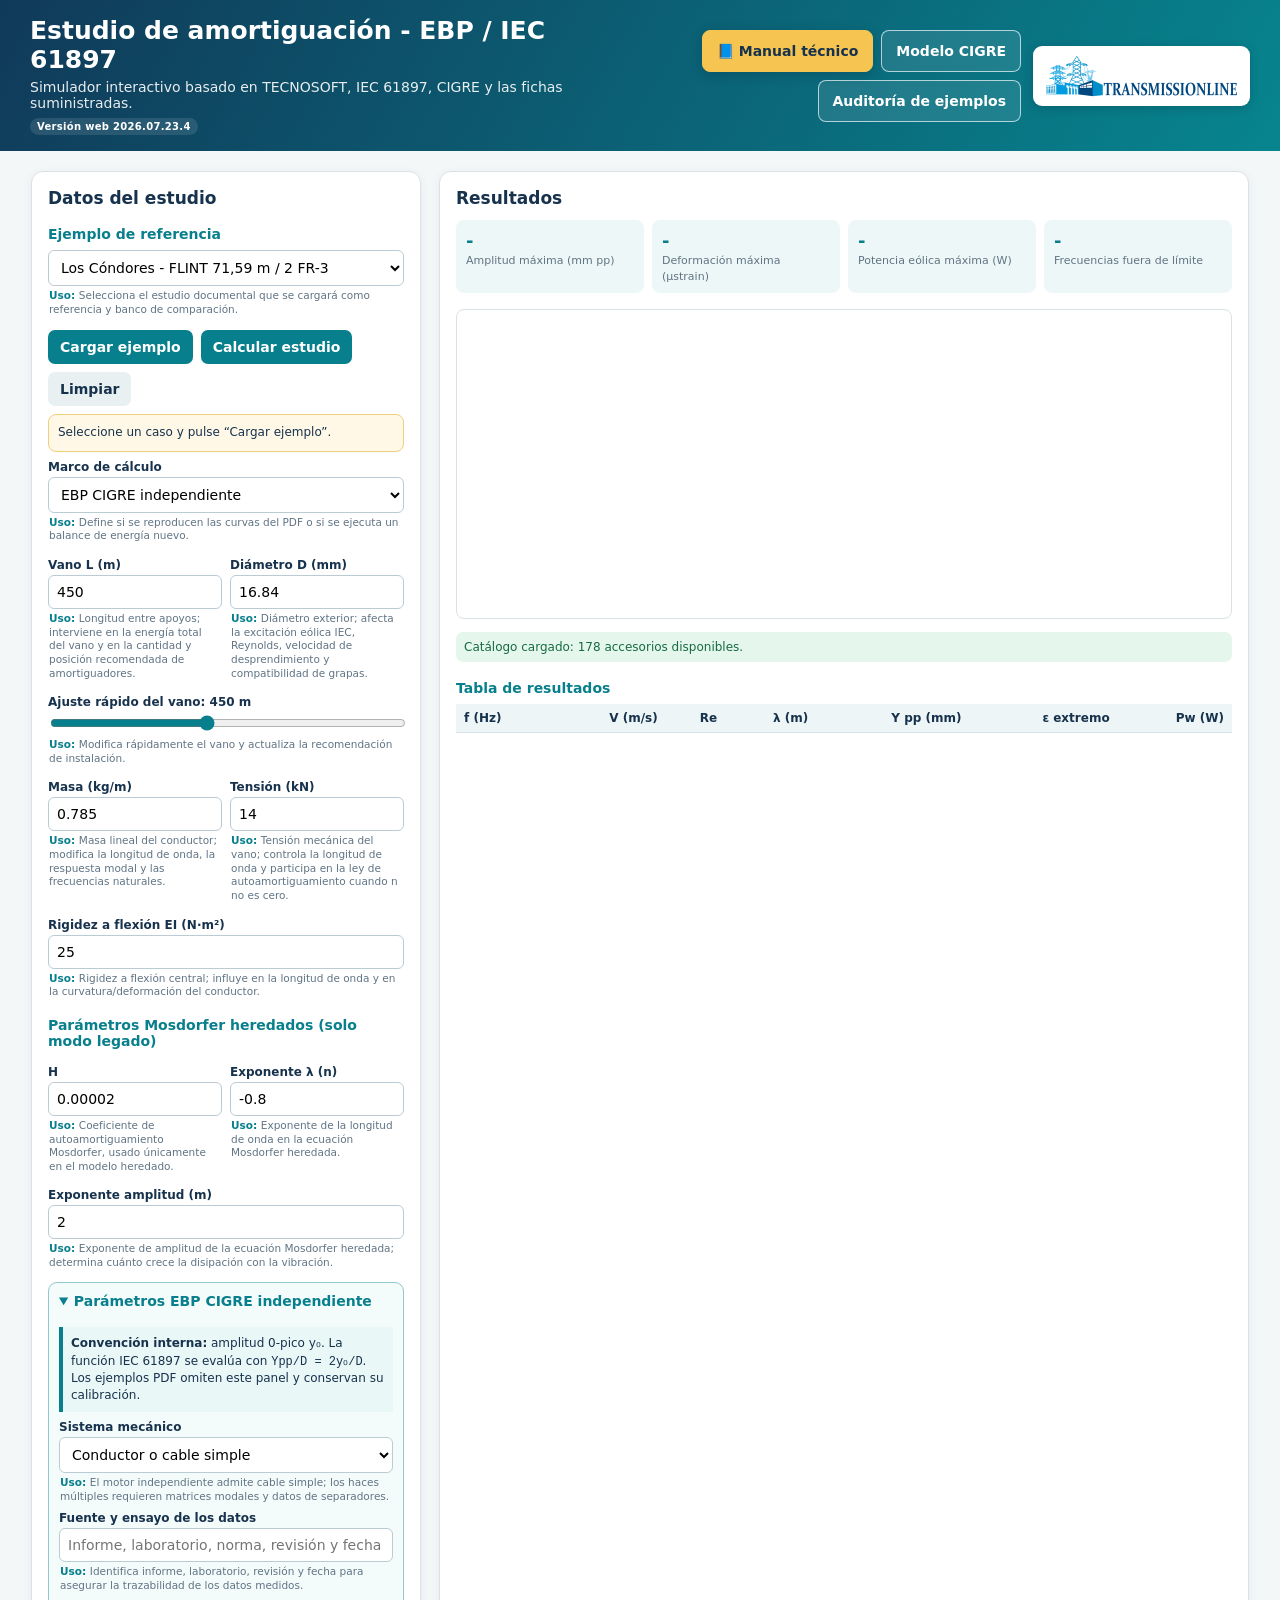
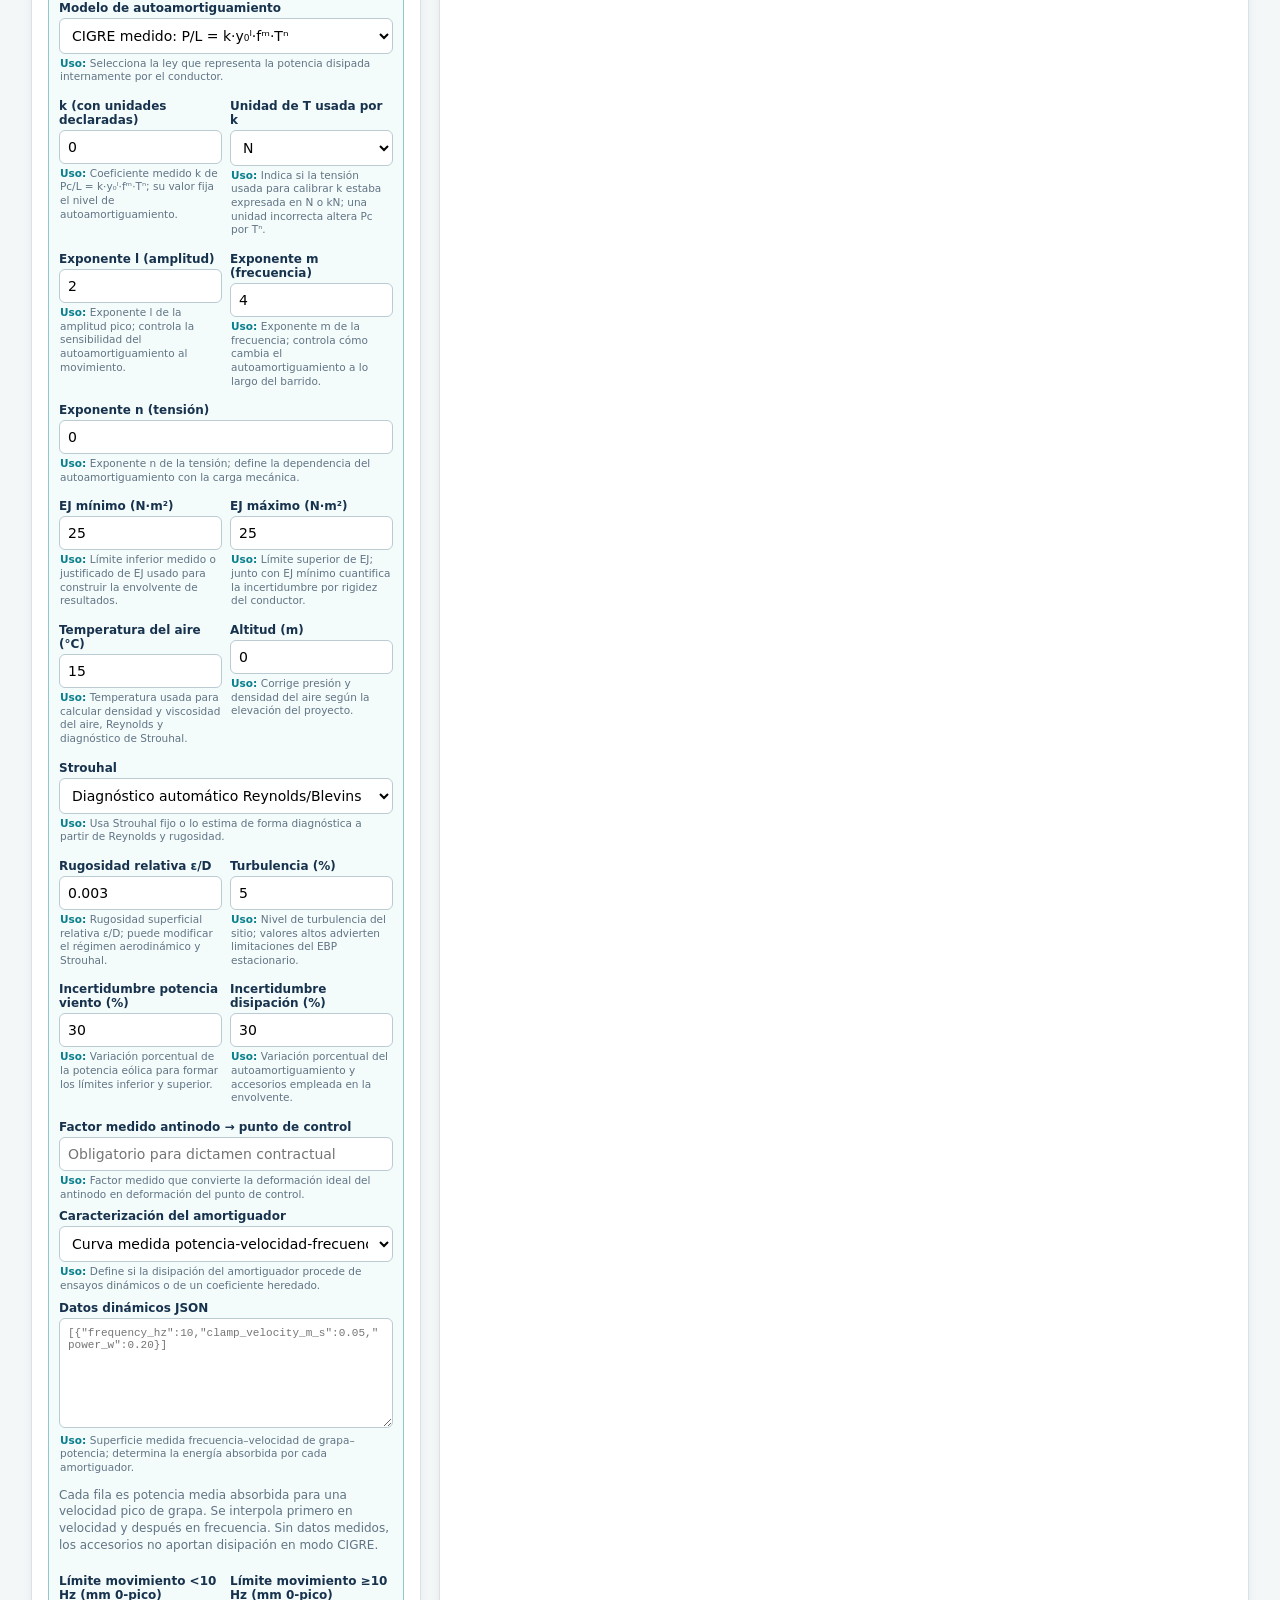
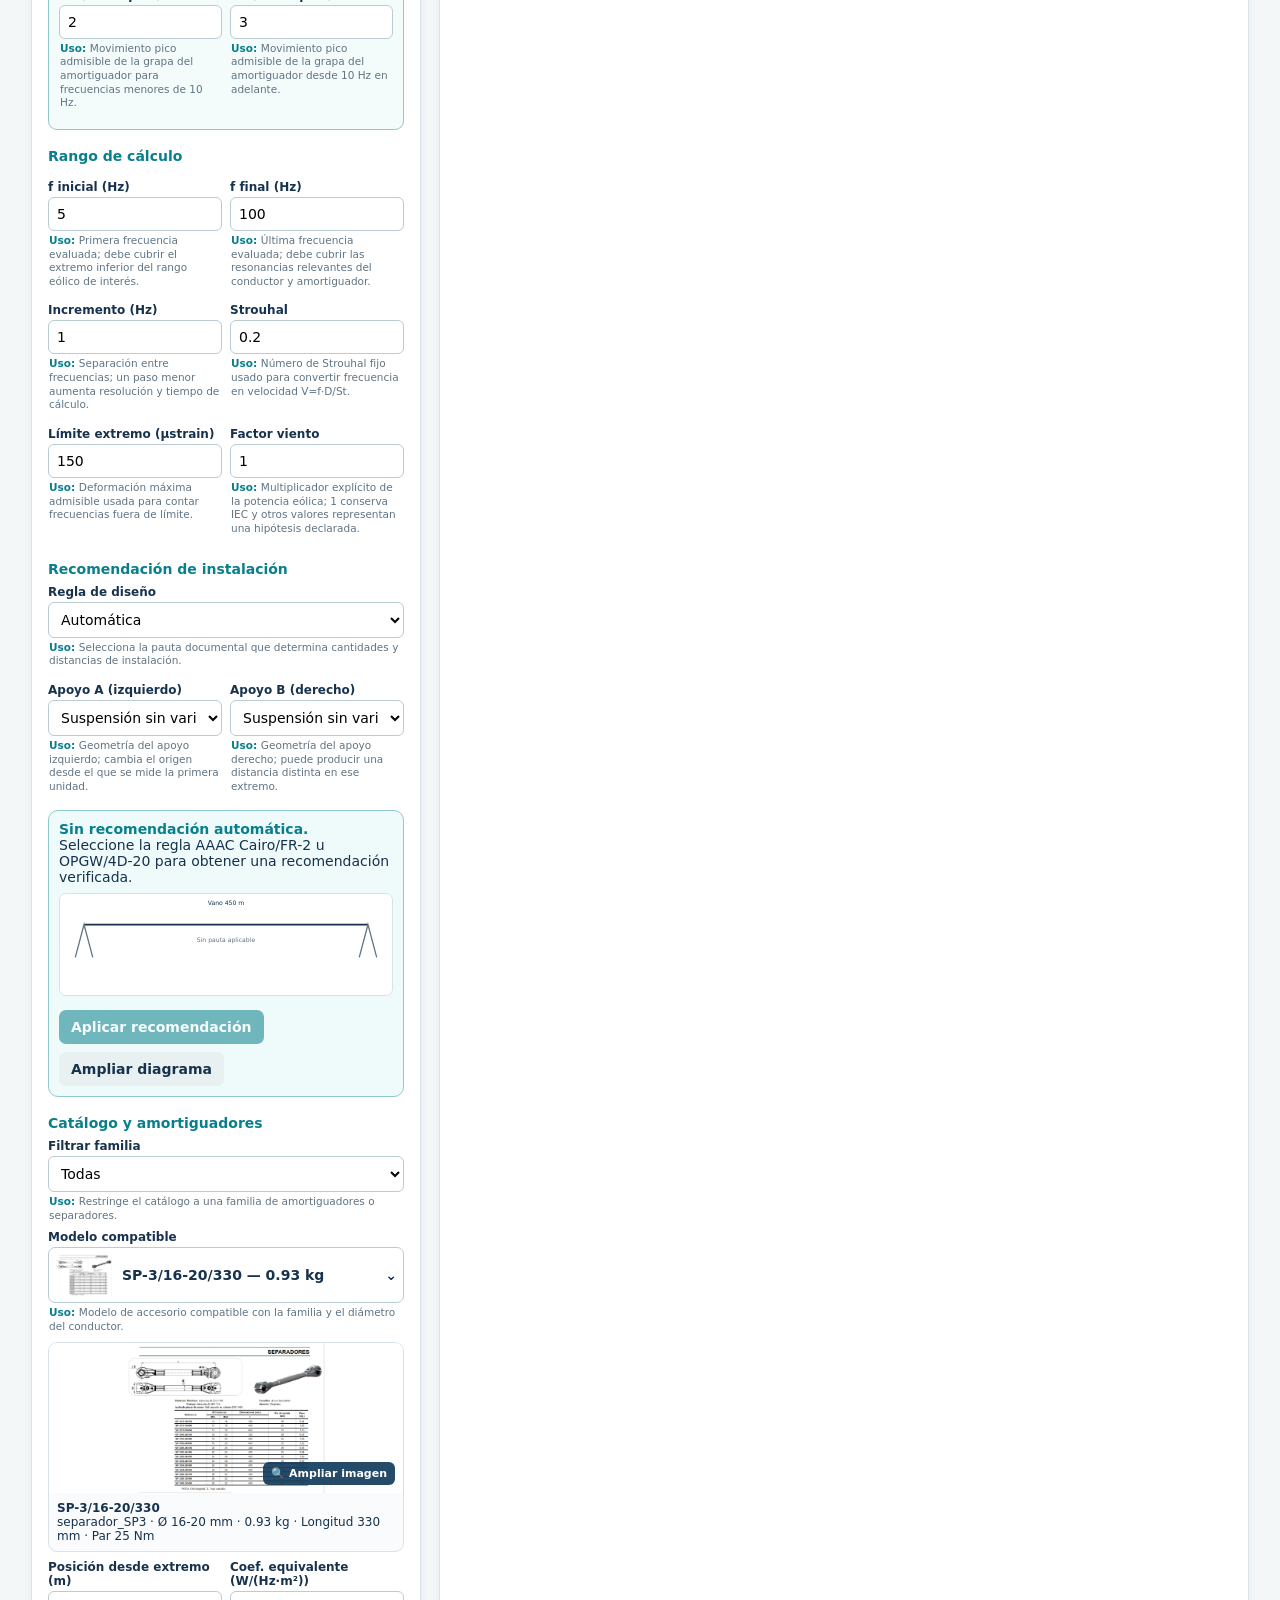
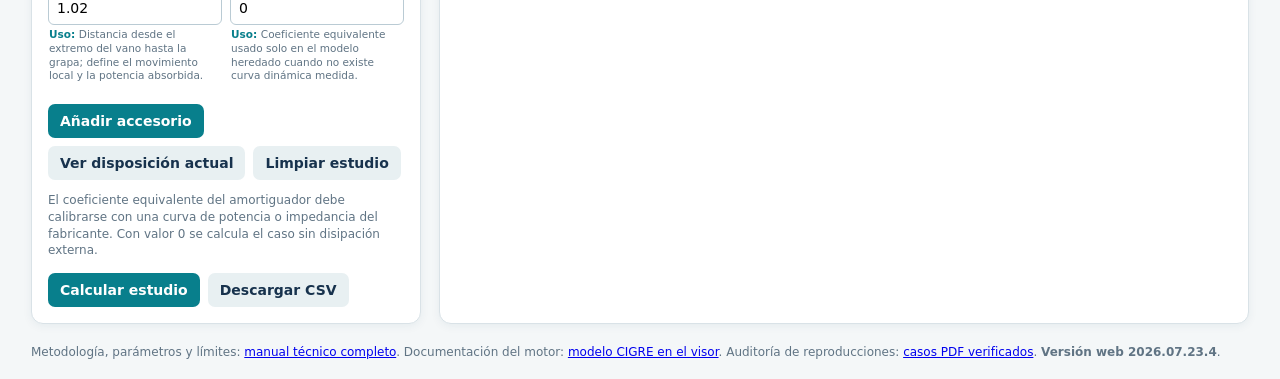
<file: index.html>
<!doctype html>
<html lang="es">
<head>
  <meta charset="utf-8"><meta name="viewport" content="width=device-width,initial-scale=1">
  <link rel="icon" type="image/png" sizes="32x32" href="assets/transmissionline-favicon-100.png">
  <link rel="icon" type="image/png" sizes="192x192" href="assets/transmissionline-favicon-280.png">
  <link rel="apple-touch-icon" href="assets/transmissionline-favicon-280.png">
  <title>Estudio de amortiguación EBP</title>
  <style>
    :root{--ink:#17324d;--accent:#087f8c;--bg:#f4f7f8;--card:#fff;--line:#d9e2e7}*{box-sizing:border-box}body{margin:0;background:var(--bg);color:#17324d;font:14px system-ui,Segoe UI,sans-serif}header{background:linear-gradient(120deg,#103a59,#07858f);color:white;padding:16px 30px}.header-inner{display:flex;align-items:center;justify-content:space-between;gap:24px;max-width:1500px;margin:auto}.header-copy{min-width:0}.brand-link{display:flex;align-items:center;flex:0 0 auto;background:#fff;border-radius:9px;padding:9px 13px;box-shadow:0 2px 10px #06263a44;transition:transform .15s ease}.brand-link:hover{transform:translateY(-1px)}.brand-link img{display:block;width:191px;height:42px;object-fit:contain}h1{margin:0;font-size:25px}header p{margin:5px 0 0;opacity:.9}.wrap{max-width:1250px;margin:20px auto;padding:0 16px}.grid{display:grid;grid-template-columns:390px 1fr;gap:18px}.card{background:var(--card);border:1px solid var(--line);border-radius:12px;padding:16px;box-shadow:0 2px 10px #103a5910}h2{font-size:17px;margin:0 0 12px;color:var(--ink)}h3{font-size:14px;margin:18px 0 8px;color:var(--accent)}label{display:block;font-size:12px;font-weight:600;margin:8px 0 3px}input,select,button,textarea{font:inherit}input,select,textarea{width:100%;padding:8px;border:1px solid #bacbd4;border-radius:6px;background:white}textarea{min-height:110px;resize:vertical;font-family:ui-monospace,Consolas,monospace;font-size:11px}input[type=range]{padding:0;accent-color:var(--accent)}button{border:0;border-radius:7px;background:var(--accent);color:white;padding:9px 12px;cursor:pointer;font-weight:600}button:hover{filter:brightness(.94)}button:disabled{opacity:.55;cursor:not-allowed}button.secondary{background:#e8f0f2;color:var(--ink)}button.danger{background:#b33b45}.row{display:grid;grid-template-columns:1fr 1fr;gap:8px}.actions{display:flex;gap:8px;flex-wrap:wrap;margin-top:14px}.hint{font-size:12px;color:#607484;line-height:1.4}.reference-box{border:1px solid #efcf79;background:#fff8e7;border-radius:8px;padding:9px;margin-top:8px;font-size:12px;line-height:1.45}.engine{margin:12px 0;border:1px solid #91c8cc;border-radius:9px;background:#f4fbfb}.engine>summary{cursor:pointer;padding:10px;font-weight:700;color:#087f8c}.engine-body{padding:0 10px 12px}.engine-note{border-left:4px solid #087f8c;background:#eaf7f7;padding:8px;margin:8px 0;font-size:12px;line-height:1.4}.recommendation{border:1px solid #91c8cc;background:#effafa;border-radius:10px;padding:10px;margin:10px 0}.recommendation svg{display:block;width:100%;height:auto;background:white;border:1px solid var(--line);border-radius:7px}.recommendation strong{color:var(--accent)}.diagram-viewport{overflow:auto;background:white;border:1px solid var(--line);border-radius:7px;margin-top:8px}.diagram-viewport svg{border:0;margin:0;transform-origin:top left}.zoom-dialog{width:min(1100px,96vw);height:min(760px,92vh);border:0;border-radius:12px;padding:14px;box-shadow:0 20px 70px #0007}.zoom-dialog::backdrop{background:#102a3ccc}.zoom-toolbar{display:flex;gap:8px;align-items:center;margin-bottom:10px}.zoom-toolbar span{margin-left:auto;font-weight:700}.zoom-stage{height:calc(100% - 54px);overflow:auto;border:1px solid var(--line);background:#f7fafb}.zoom-stage svg{width:900px;height:auto;transform-origin:top left;background:white}.image-zoom-stage{display:block;text-align:left;padding:16px}.image-zoom-stage img{display:block;max-width:none;height:auto;transform-origin:top left;background:white;box-shadow:0 2px 10px #17324d22}.hidden-select{position:absolute!important;width:1px!important;height:1px!important;overflow:hidden;clip:rect(0,0,0,0);white-space:nowrap}.catalog-picker{position:relative}.catalog-toggle{width:100%;display:flex;align-items:center;gap:9px;text-align:left;background:white;color:var(--ink);border:1px solid #bacbd4;padding:6px}.catalog-toggle img{width:58px;height:42px;object-fit:contain;border-radius:4px;background:#fff}.catalog-toggle span{flex:1;font-weight:600}.catalog-menu{position:absolute;z-index:20;left:0;right:0;top:100%;max-height:330px;overflow:auto;background:white;border:1px solid #9eb4bf;border-radius:8px;box-shadow:0 10px 30px #17324d33;margin-top:4px}.catalog-option{width:100%;display:grid;grid-template-columns:72px 1fr;gap:8px;align-items:center;text-align:left;background:white;color:var(--ink);border-radius:0;border-bottom:1px solid var(--line);padding:7px}.catalog-option:hover{background:#edf7f7}.catalog-option img{width:72px;height:54px;object-fit:contain}.catalog-option small{display:block;color:#607484;font-weight:400}.catalog-preview{margin-top:9px;border:1px solid var(--line);border-radius:9px;overflow:hidden;background:#f9fbfc}.catalog-image-button{position:relative;display:block;width:100%;padding:0;border-radius:0;background:white;color:var(--ink)}.catalog-image-button:hover{filter:none}.catalog-image-button:focus-visible{outline:3px solid #24a8b3;outline-offset:-3px}.catalog-image-button img{display:block;width:100%;height:150px;object-fit:contain;background:white}.catalog-image-button span{position:absolute;right:8px;bottom:8px;padding:5px 8px;border-radius:6px;background:#103a59e8;color:#fff;font-size:11px}.catalog-preview>div{padding:8px;font-size:12px}.damper{border:1px solid var(--line);border-radius:8px;padding:8px;margin:8px 0}.damper strong{display:block}.damper .row{grid-template-columns:1fr 1fr 32px;align-items:end}.damper button{padding:7px;background:#b33b45}.table-wrap{overflow:auto;max-height:360px}table{border-collapse:collapse;width:100%;font-size:12px}th,td{padding:7px 8px;border-bottom:1px solid var(--line);text-align:right;white-space:nowrap}th:first-child,td:first-child{text-align:left}th{background:#edf5f6;color:var(--ink);position:sticky;top:0}.metrics{display:grid;grid-template-columns:repeat(4,1fr);gap:8px;margin:0 0 16px}.metric{background:#eef7f7;border-radius:8px;padding:10px}.metric b{display:block;font-size:18px;color:#087f8c}.metric span{font-size:11px;color:#607484}.chart{width:100%;height:310px;border:1px solid var(--line);border-radius:8px;background:#fff}.status{font-size:12px;padding:8px;border-radius:7px;background:#fff5dc;color:#76510b;margin-top:10px}.ok{background:#e5f7ed;color:#176a43}.bad{background:#ffe9ea;color:#8d2530}@media(max-width:900px){.header-inner{align-items:flex-start}.brand-link img{width:150px;height:auto}.grid{grid-template-columns:1fr}.metrics{grid-template-columns:repeat(2,1fr)}}@media(max-width:650px){header{padding:14px 16px}.header-inner{flex-direction:column;gap:12px}.brand-link{align-self:flex-start}h1{font-size:21px}.zoom-toolbar{flex-wrap:wrap}.zoom-toolbar span{margin-left:0}}
    .field-help{display:block;margin:3px 1px 7px;color:#607484;font-size:10.5px;font-weight:400;line-height:1.3}.field-help::before{content:"Uso: ";color:#087f8c;font-weight:700}
    .grid,.card{min-width:0}.header-side{display:flex;align-items:center;gap:12px}.header-nav{display:flex;gap:8px;flex-wrap:wrap;justify-content:flex-end}.header-action{display:inline-flex;align-items:center;justify-content:center;min-height:42px;padding:9px 14px;border:1px solid #ffffffaa;border-radius:8px;color:#fff;background:#ffffff18;font-weight:800;text-decoration:none;white-space:nowrap}.header-action:hover{background:#fff;color:#075f68}.header-action.primary{border-color:#f5c451;background:#f5c451;color:#17324d;box-shadow:0 3px 12px #06263a44}.release-badge{display:inline-block;margin-top:7px;padding:3px 7px;border-radius:99px;background:#ffffff1c;font-size:10px;font-weight:700;letter-spacing:.03em}@media(max-width:900px){.grid{grid-template-columns:minmax(0,1fr)}.header-side{align-items:flex-end;flex-direction:column}.header-nav{justify-content:flex-end}}@media(max-width:650px){.header-side{width:100%;align-items:stretch}.header-nav{justify-content:flex-start}.header-action{flex:1 1 auto}.brand-link{align-self:flex-start}}
  </style>
</head>
<body>
<header><div class="header-inner"><div class="header-copy"><h1>Estudio de amortiguación - EBP / IEC 61897</h1><p>Simulador interactivo basado en TECNOSOFT, IEC 61897, CIGRE y las fichas suministradas.</p><span class="release-badge">Versión web 2026.07.23.4</span></div><div class="header-side"><nav class="header-nav" aria-label="Documentación técnica"><a class="header-action primary" href="manual-tecnico.html" target="_blank" rel="noopener">📘 Manual técnico</a><a class="header-action" href="manual-tecnico.html?documento=modelo-cigre" target="_blank" rel="noopener">Modelo CIGRE</a><a class="header-action" href="auditoria-ejemplos.html">Auditoría de ejemplos</a></nav><a class="brand-link" href="https://transmissionline.cl/" target="_blank" rel="noopener" aria-label="Visitar Transmission Line"><img src="assets/transmissionline-logo.png" alt="Transmission Line"></a></div></div></header>
<main class="wrap"><div class="grid">
<section class="card">
  <h2>Datos del estudio</h2>
  <h3>Ejemplo de referencia</h3><select id="preset"><optgroup label="EC-90.0011 Rev.0 - Los Cóndores"><option value="ec0011-flint">Los Cóndores - FLINT 71,59 m / 2 FR-3</option><option value="ec0011-opgw">Los Cóndores - OPGW 72,03 m / 2 4D-20</option></optgroup><optgroup label="EC-90.0013 Rev.0 / AB - OPGW Ø12,8"><option value="opgw128-undamped">OPGW 12,8 - sin amortiguadores</option><option value="opgw128-250">OPGW 12,8 - vano 250 m / 2 4D-20</option><option value="opgw128-500">OPGW 12,8 - vano 500 m / 4 4D-20</option><option value="opgw128-schedule-rev0">OPGW 12,8 - Rev.0 / programa de 11 vanos</option><option value="opgw128-schedule">OPGW 12,8 - AB / programa de 5 vanos</option></optgroup><optgroup label="EA26-071314 - OPGW ZTT Ø13,4"><option value="monteaguila13-undamped">EA26-071314 - sin amortiguadores</option><option value="monteaguila13-207.3">EA26-071314 - vano 207,3 m / pauta instalada</option></optgroup><optgroup label="EA26-071313 - OPGW DNO-150172 Ø16,4"><option value="monteaguila-undamped">EA26-071313 - sin amortiguadores</option><option value="monteaguila-112">EA26-071313 - vano 112 m / pauta instalada</option></optgroup><optgroup label="EA26-071312 - Alumoweld 7N°8"><option value="ea26-071312">EA26-071312 - sin amortiguadores</option></optgroup><optgroup label="EA26-071311 - AAAC 1400 MCM dúplex"><option value="ea26-no-stockbridge">EA26-071311 - separadores, sin Stockbridge</option><option value="ea26-215">EA26-071311 - vano 215 m / sistema completo</option></optgroup><optgroup label="EC-90.0014 Rev.0 - AAAC FLINT"><option value="flint-undamped">FLINT - sin amortiguadores</option><option value="flint-350">FLINT - 350 m / 2 FR-3</option><option value="flint-schedule">FLINT - programa real de 35 vanos</option></optgroup><optgroup label="AAAC Cairo"><option value="cairo-undamped">AAAC Cairo - sin amortiguadores</option><option value="cairo-300">AAAC Cairo - 300 m / 2 FR-2</option><option value="cairo-550">AAAC Cairo - 550 m / 4 FR-2</option></optgroup><optgroup label="EA16-042811 - OPGW 14,3 mm"><option value="ea16-undamped">EA16 - condición sin amortiguadores</option><option value="ea16-350">EA16 - vano 350 m / suspensión-suspensión</option><option value="ea16-700">EA16 - vano 700 m / suspensión-suspensión</option><option value="ea16-1000">EA16 - vano 1000 m / suspensión-suspensión</option></optgroup></select><div class="actions"><button type="button" id="loadPreset" disabled>Cargar ejemplo</button><button type="button" id="calcTop">Calcular estudio</button><button type="button" class="secondary" id="clearTop">Limpiar</button></div><div id="referenceInfo" class="reference-box">Seleccione un caso y pulse “Cargar ejemplo”.</div>
  <label>Marco de cálculo</label><select id="analysisMode"><option value="reference">Reproducción calibrada del PDF</option><option value="cigre" selected>EBP CIGRE independiente</option><option value="legacy">Modelo preliminar IEC/Mosdorfer</option></select>
  <div class="row"><div><label>Vano L (m)</label><input id="span" type="number" value="450" step="0.01"></div><div><label>Diámetro D (mm)</label><input id="diam" type="number" value="16.84" step="0.01"></div></div>
  <label>Ajuste rápido del vano: <span id="spanValue">450 m</span></label><input id="spanSlider" type="range" min="20" max="1000" step="1" value="450">
  <div class="row"><div><label>Masa (kg/m)</label><input id="mass" type="number" value="0.785" step="0.0001"></div><div><label>Tensión (kN)</label><input id="tension" type="number" value="14" step="0.01"></div></div>
  <label>Rigidez a flexión EI (N·m²)</label><input id="ei" type="number" value="25" step="0.01">
  <h3>Parámetros Mosdorfer heredados (solo modo legado)</h3>
  <div class="row"><div><label>H</label><input id="H" type="number" value="0.00002" step="any"></div><div><label>Exponente λ (n)</label><input id="sdn" type="number" value="-0.8" step="0.01"></div></div>
  <label>Exponente amplitud (m)</label><input id="sdm" type="number" value="2" step="0.01">
  <details class="engine" id="cigrePanel" open><summary>Parámetros EBP CIGRE independiente</summary><div class="engine-body">
    <div class="engine-note"><strong>Convención interna:</strong> amplitud 0-pico <code>y₀</code>. La función IEC 61897 se evalúa con <code>Ypp/D = 2y₀/D</code>. Los ejemplos PDF omiten este panel y conservan su calibración.</div>
    <label>Sistema mecánico</label><select id="cigreSystemType"><option value="single" selected>Conductor o cable simple</option><option value="bundle">Haz múltiple (requiere matriz modal)</option></select>
    <label>Fuente y ensayo de los datos</label><input id="cigreSource" type="text" placeholder="Informe, laboratorio, norma, revisión y fecha">
    <label>Modelo de autoamortiguamiento</label><select id="selfDampingMode"><option value="cigre" selected>CIGRE medido: P/L = k·y₀ˡ·fᵐ·Tⁿ</option><option value="mosdorfer">Mosdorfer heredado (solo trazabilidad)</option></select>
    <div class="row"><div><label>k (con unidades declaradas)</label><input id="cigreK" type="number" value="0" step="any"></div><div><label>Unidad de T usada por k</label><select id="cigreTUnit"><option value="N">N</option><option value="kN">kN</option></select></div></div>
    <div class="row"><div><label>Exponente l (amplitud)</label><input id="cigreL" type="number" value="2" step="0.01"></div><div><label>Exponente m (frecuencia)</label><input id="cigreM" type="number" value="4" step="0.01"></div></div>
    <label>Exponente n (tensión)</label><input id="cigreN" type="number" value="0" step="0.01">
    <div class="row"><div><label>EJ mínimo (N·m²)</label><input id="eiMin" type="number" value="25" step="1"></div><div><label>EJ máximo (N·m²)</label><input id="eiMax" type="number" value="25" step="1"></div></div>
    <div class="row"><div><label>Temperatura del aire (°C)</label><input id="airTemp" type="number" value="15" step="1"></div><div><label>Altitud (m)</label><input id="altitude" type="number" value="0" min="0" step="10"></div></div>
    <label>Strouhal</label><select id="stMode"><option value="fixed">Fijo ingresado arriba</option><option value="auto" selected>Diagnóstico automático Reynolds/Blevins</option></select>
    <div class="row"><div><label>Rugosidad relativa ε/D</label><input id="roughness" type="number" value="0.003" min="0" step="0.0001"></div><div><label>Turbulencia (%)</label><input id="turbulence" type="number" value="5" min="0" step="0.5"></div></div>
    <div class="row"><div><label>Incertidumbre potencia viento (%)</label><input id="windUncertainty" type="number" value="30" min="0" max="90"></div><div><label>Incertidumbre disipación (%)</label><input id="dampingUncertainty" type="number" value="30" min="0" max="90"></div></div>
    <label>Factor medido antinodo → punto de control</label><input id="strainTransfer" type="number" placeholder="Obligatorio para dictamen contractual" min="0" step="any">
    <label>Caracterización del amortiguador</label><select id="damperDataMode"><option value="measured" selected>Curva medida potencia-velocidad-frecuencia</option><option value="legacy">Coeficiente equivalente heredado</option></select>
    <label>Datos dinámicos JSON</label><textarea id="damperDynamicData" spellcheck="false" placeholder='[{"frequency_hz":10,"clamp_velocity_m_s":0.05,"power_w":0.20}]'></textarea>
    <p class="hint">Cada fila es potencia media absorbida para una velocidad pico de grapa. Se interpola primero en velocidad y después en frecuencia. Sin datos medidos, los accesorios no aportan disipación en modo CIGRE.</p>
    <div class="row"><div><label>Límite movimiento &lt;10 Hz (mm 0-pico)</label><input id="motionLimitLow" type="number" value="2" min="0" step="0.1"></div><div><label>Límite movimiento ≥10 Hz (mm 0-pico)</label><input id="motionLimitHigh" type="number" value="3" min="0" step="0.1"></div></div>
  </div></details>
  <h3>Rango de cálculo</h3>
  <div class="row"><div><label>f inicial (Hz)</label><input id="fmin" type="number" value="5" step="0.1"></div><div><label>f final (Hz)</label><input id="fmax" type="number" value="100" step="0.1"></div></div>
  <div class="row"><div><label>Incremento (Hz)</label><input id="fstep" type="number" value="1" step="0.1"></div><div><label>Strouhal</label><input id="st" type="number" value="0.2" step="0.01"></div></div>
  <div class="row"><div><label>Límite extremo (µstrain)</label><input id="limitEnd" type="number" value="150"></div><div><label>Factor viento</label><input id="windFactor" type="number" value="1" step="0.1"></div></div>
  <h3>Recomendación de instalación</h3><label>Regla de diseño</label><select id="recommendationRule"><option value="auto">Automática</option><option value="opgw128">EC-90.0013 AB / OPGW 12,8 / 4D-20</option><option value="monteaguila13">EA26-071314 / OPGW 13,4 / AMG-050926</option><option value="monteaguila">EA26-071313 / OPGW 16,4 / AMG-091526</option><option value="alumoweld">EA26-071312 / Alumoweld / AMG-030513 opcional</option><option value="ea26">EA26-071311 / dúplex / SPA400DA35 + AMG-152440</option><option value="flint">EC-90.0014 / AAAC FLINT / FR-3</option><option value="ea16">EA16-042811 / AMG-091526</option><option value="cairo">AAAC Cairo / FR-2</option><option value="opgw">OPGW / 4D-20</option></select><div class="row"><div><label>Apoyo A (izquierdo)</label><select id="supportType"><option value="suspension">Suspensión sin varillas</option><option value="suspension_rods">Suspensión con varillas</option><option value="tension">Amarre preformado</option></select></div><div><label>Apoyo B (derecho)</label><select id="supportTypeB"><option value="suspension">Suspensión sin varillas</option><option value="suspension_rods">Suspensión con varillas</option><option value="tension">Amarre preformado</option></select></div></div><div class="recommendation"><div id="recommendationText">Seleccione una regla válida.</div><div class="diagram-viewport"><svg id="installationDiagram" viewBox="0 0 760 230" role="img" aria-label="Diagrama recomendado de amortiguadores"></svg></div><div class="actions"><button type="button" id="applyRecommendation">Aplicar recomendación</button><button type="button" class="secondary" id="openDiagramZoom">Ampliar diagrama</button></div></div>
  <h3>Catálogo y amortiguadores</h3>
  <label>Filtrar familia</label><select id="family"><option value="">Todas</option></select>
  <label>Modelo compatible</label>
  <div class="catalog-picker"><select id="catalog" class="hidden-select" aria-label="Modelo compatible"></select><button type="button" id="catalogToggle" class="catalog-toggle" aria-expanded="false"><img id="catalogToggleImage" alt=""><span id="catalogToggleText">Cargando catálogo...</span>⌄</button><div id="catalogMenu" class="catalog-menu" hidden></div></div>
  <div class="catalog-preview"><button type="button" id="openCatalogZoom" class="catalog-image-button" aria-label="Ampliar imagen del accesorio seleccionado"><img id="catalogImage" alt="Imagen del accesorio seleccionado"><span>🔍 Ampliar imagen</span></button><div id="catalogInfo">Cargando catálogo...</div></div>
  <div class="row"><div><label>Posición desde extremo (m)</label><input id="pos" type="number" value="1.02" step="0.01"></div><div><label>Coef. equivalente (W/(Hz·m²))</label><input id="dcoef" type="number" value="0" step="any"></div></div>
  <div class="actions"><button type="button" id="add">Añadir accesorio</button><button type="button" class="secondary" id="openActualDiagram">Ver disposición actual</button><button type="button" class="secondary" id="clear">Limpiar estudio</button></div>
  <div id="dampers"></div>
  <p class="hint">El coeficiente equivalente del amortiguador debe calibrarse con una curva de potencia o impedancia del fabricante. Con valor 0 se calcula el caso sin disipación externa.</p>
  <div class="actions"><button type="button" id="calc">Calcular estudio</button><button type="button" class="secondary" id="download">Descargar CSV</button></div>
</section>
<section class="card">
  <h2>Resultados</h2><div class="metrics"><div class="metric"><b id="maxAmp">-</b><span id="maxAmpLabel">Amplitud máxima (mm pp)</span></div><div class="metric"><b id="maxStrain">-</b><span id="maxStrainLabel">Deformación máxima (µstrain)</span></div><div class="metric"><b id="maxWind">-</b><span id="maxWindLabel">Potencia eólica máxima (W)</span></div><div class="metric"><b id="fails">-</b><span>Frecuencias fuera de límite</span></div></div>
  <canvas id="chart" class="chart"></canvas><div id="chartLegend" class="hint" style="margin-top:7px"></div><div id="status" class="status">Introduzca los datos y pulse “Calcular estudio”.</div>
  <h3>Tabla de resultados</h3><div class="table-wrap"><table><thead id="resultHead"><tr><th>f (Hz)</th><th>V (m/s)</th><th>Re</th><th>λ (m)</th><th>Y pp (mm)</th><th>ε extremo</th><th>Pw (W)</th></tr></thead><tbody id="results"></tbody></table></div>
</section></div></main>
  <dialog id="diagramDialog" class="zoom-dialog"><div class="zoom-toolbar"><button type="button" id="zoomOut" class="secondary">−</button><button type="button" id="zoomReset" class="secondary">100%</button><button type="button" id="zoomIn">+</button><span id="zoomLevel">100%</span><button type="button" id="closeDiagram" class="danger">Cerrar</button></div><div id="zoomStage" class="zoom-stage"></div></dialog>
  <dialog id="catalogImageDialog" class="zoom-dialog" aria-labelledby="catalogImageTitle"><div class="zoom-toolbar"><button type="button" id="catalogZoomOut" class="secondary">−</button><button type="button" id="catalogZoomReset" class="secondary">100%</button><button type="button" id="catalogZoomIn">+</button><strong id="catalogImageTitle">Ficha técnica del accesorio</strong><span id="catalogZoomLevel">100%</span><button type="button" id="closeCatalogZoom" class="danger">Cerrar</button></div><div id="catalogZoomStage" class="zoom-stage image-zoom-stage"><img id="catalogImageZoom" alt="Ficha técnica ampliada del accesorio seleccionado"></div></dialog>
  <p class="hint" style="max-width:1250px;margin:0 auto 20px;padding:0 16px">Metodología, parámetros y límites: <a href="manual-tecnico.html" target="_blank" rel="noopener">manual técnico completo</a>. Documentación del motor: <a href="manual-tecnico.html?documento=modelo-cigre" target="_blank" rel="noopener">modelo CIGRE en el visor</a>. Auditoría de reproducciones: <a href="auditoria-ejemplos.html">casos PDF verificados</a>. <strong>Versión web 2026.07.23.4</strong>.</p>
  <script src="app.js?v=20260722-55"></script>
</body></html>
</file>
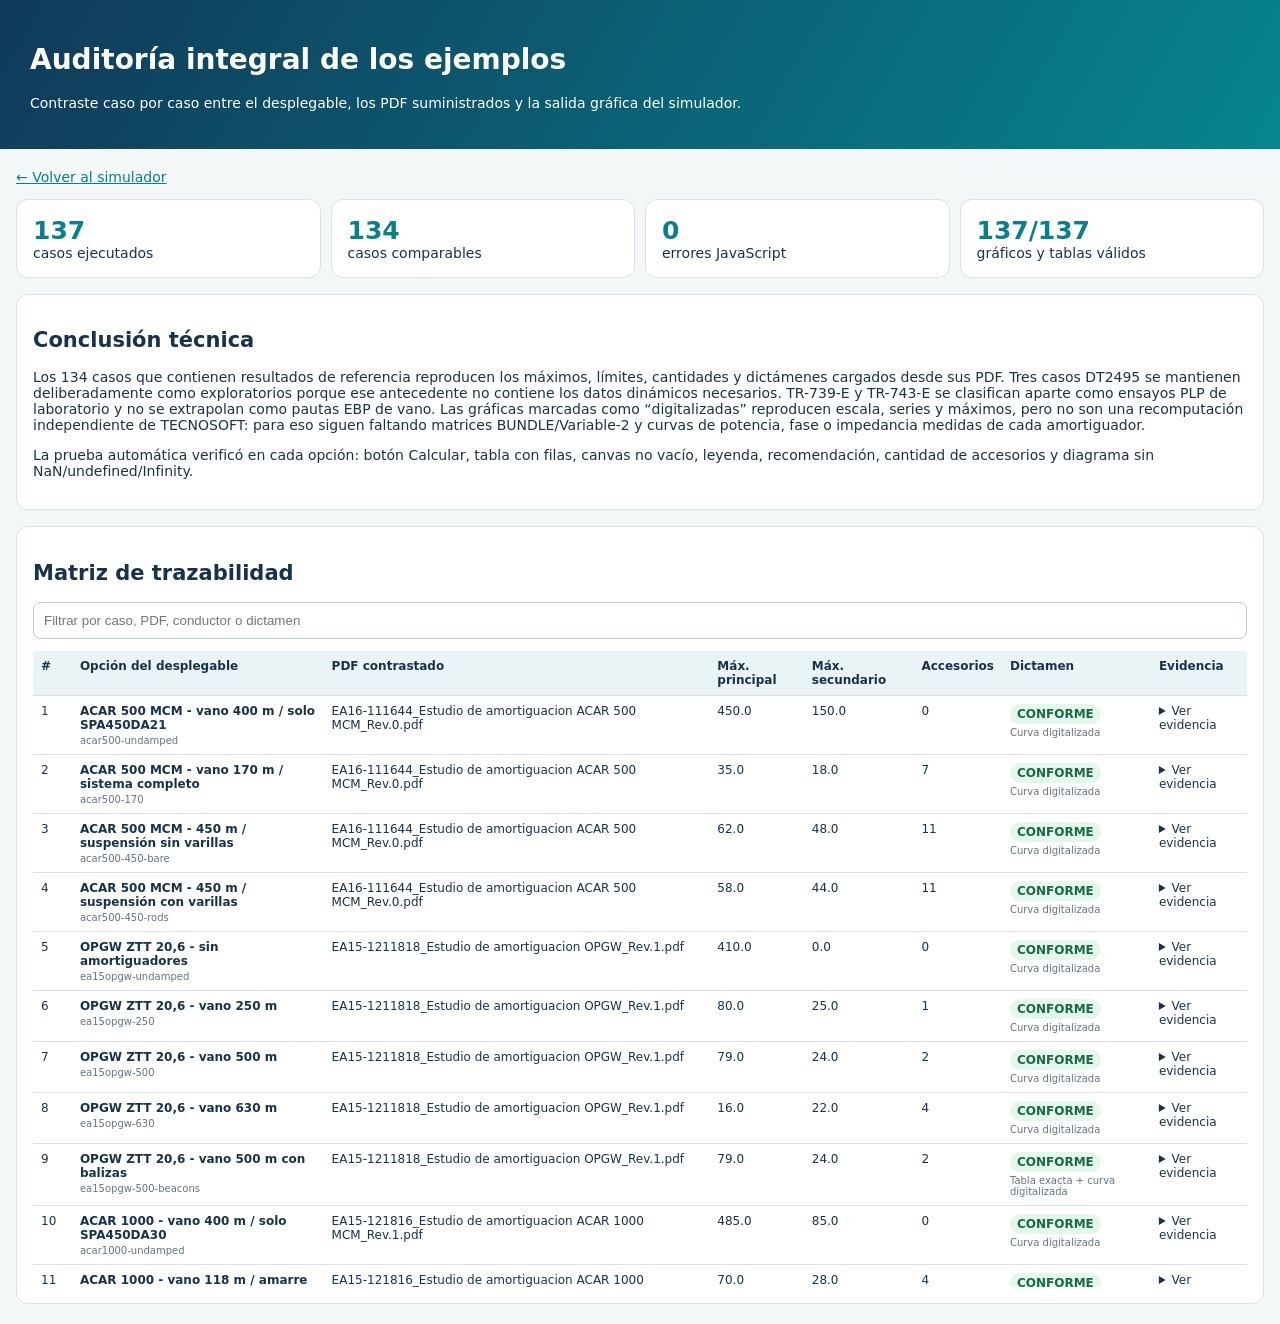
<file: auditoria-ejemplos.html>
<!doctype html><html lang="es"><head><meta charset="utf-8"><meta name="viewport" content="width=device-width,initial-scale=1"><title>Auditoría integral de ejemplos</title><style>body{margin:0;background:#f4f7f8;color:#17324d;font:14px system-ui,Segoe UI,sans-serif}header{padding:24px 30px;background:linear-gradient(120deg,#103a59,#07858f);color:#fff}main{max-width:1500px;margin:20px auto;padding:0 16px}.cards{display:grid;grid-template-columns:repeat(4,1fr);gap:10px}.card,.panel{background:#fff;border:1px solid #d9e2e7;border-radius:12px;padding:16px}.card b{display:block;font-size:25px;color:#087f8c}.panel{margin-top:16px}input{width:100%;padding:10px;border:1px solid #bacbd4;border-radius:7px;box-sizing:border-box}table{border-collapse:collapse;width:100%;font-size:12px;margin-top:12px}th,td{padding:8px;border-bottom:1px solid #d9e2e7;vertical-align:top;text-align:left}th{position:sticky;top:0;background:#eaf3f5}small{display:block;color:#607484;margin-top:3px}.badge{display:inline-block;padding:3px 7px;border-radius:999px;font-weight:700}.ok{background:#e5f7ed;color:#176a43}.warn{background:#fff2c7;color:#805b00}.bad{background:#ffe9ea;color:#8d2530}.table{overflow:auto;max-height:72vh}details p{max-width:650px;line-height:1.45}a{color:#087f8c}@media(max-width:850px){.cards{grid-template-columns:1fr 1fr}}</style></head><body><header><h1>Auditoría integral de los ejemplos</h1><p>Contraste caso por caso entre el desplegable, los PDF suministrados y la salida gráfica del simulador.</p></header><main><p><a href="index.html">← Volver al simulador</a></p><div class="cards"><div class="card"><b>137</b>casos ejecutados</div><div class="card"><b>134</b>casos comparables</div><div class="card"><b>0</b>errores JavaScript</div><div class="card"><b>137/137</b>gráficos y tablas válidos</div></div><section class="panel"><h2>Conclusión técnica</h2><p>Los 134 casos que contienen resultados de referencia reproducen los máximos, límites, cantidades y dictámenes cargados desde sus PDF. Tres casos DT2495 se mantienen deliberadamente como exploratorios porque ese antecedente no contiene los datos dinámicos necesarios. TR-739-E y TR-743-E se clasifican aparte como ensayos PLP de laboratorio y no se extrapolan como pautas EBP de vano. Las gráficas marcadas como “digitalizadas” reproducen escala, series y máximos, pero no son una recomputación independiente de TECNOSOFT: para eso siguen faltando matrices BUNDLE/Variable-2 y curvas de potencia, fase o impedancia medidas de cada amortiguador.</p><p>La prueba automática verificó en cada opción: botón Calcular, tabla con filas, canvas no vacío, leyenda, recomendación, cantidad de accesorios y diagrama sin NaN/undefined/Infinity.</p></section><section class="panel"><h2>Matriz de trazabilidad</h2><input id="q" placeholder="Filtrar por caso, PDF, conductor o dictamen"><div class="table"><table><thead><tr><th>#</th><th>Opción del desplegable</th><th>PDF contrastado</th><th>Máx. principal</th><th>Máx. secundario</th><th>Accesorios</th><th>Dictamen</th><th>Evidencia</th></tr></thead><tbody><tr data-search="ea16-111644 / pie ea16-111611 - acar 500 mcm dúplex acar 500 mcm - vano 400 m / solo spa450da21 ea16-111644_estudio de amortiguacion acar 500 mcm_rev.0.pdf conforme curva digitalizada"><td>1</td><td><strong>ACAR 500 MCM - vano 400 m / solo SPA450DA21</strong><small>acar500-undamped</small></td><td>EA16-111644_Estudio de amortiguacion ACAR 500 MCM_Rev.0.pdf</td><td>450.0</td><td>150.0</td><td>0</td><td><span class="badge ok">CONFORME</span><small>Curva digitalizada</small></td><td><details><summary>Ver evidencia</summary><p>Máximos, límites, cantidad y dictamen se contrastaron con el PDF; la forma usa puntos de anclaje digitalizados.</p><p>Verificación EA16-111644 / código interno EA16-111611 sin Stockbridge: máximo 450 µstrain; banda peligrosa iniciada a 9 Hz (180 µstrain) y extendida aproximadamente hasta 32 Hz. Coincide con la gráfica y el dictamen del informe. Curvas digitalizadas; la reproducción independiente exige matrices BUNDLE y ensayos dinámicos originales de SAPREM.</p><p>Gráfico: canvas no vacío, leyenda y tabla válidas; 468 filas; diagrama válido.</p></details></td></tr>
<tr data-search="ea16-111644 / pie ea16-111611 - acar 500 mcm dúplex acar 500 mcm - vano 170 m / sistema completo ea16-111644_estudio de amortiguacion acar 500 mcm_rev.0.pdf conforme curva digitalizada"><td>2</td><td><strong>ACAR 500 MCM - vano 170 m / sistema completo</strong><small>acar500-170</small></td><td>EA16-111644_Estudio de amortiguacion ACAR 500 MCM_Rev.0.pdf</td><td>35.0</td><td>18.0</td><td>7</td><td><span class="badge ok">CONFORME</span><small>Curva digitalizada</small></td><td><details><summary>Ver evidencia</summary><p>Máximos, límites, cantidad y dictamen se contrastaron con el PDF; la forma usa puntos de anclaje digitalizados.</p><p>Verificación EA16-111644 / código interno EA16-111611 con AMG091526: máximo 35 µstrain en extremos y 18 µstrain en grapas SPA450DA21. Coincide con la gráfica y el dictamen del informe. Curvas digitalizadas; la reproducción independiente exige matrices BUNDLE y ensayos dinámicos originales de SAPREM.</p><p>Gráfico: canvas no vacío, leyenda y tabla válidas; 468 filas; diagrama válido.</p></details></td></tr>
<tr data-search="ea16-111644 / pie ea16-111611 - acar 500 mcm dúplex acar 500 mcm - 450 m / suspensión sin varillas ea16-111644_estudio de amortiguacion acar 500 mcm_rev.0.pdf conforme curva digitalizada"><td>3</td><td><strong>ACAR 500 MCM - 450 m / suspensión sin varillas</strong><small>acar500-450-bare</small></td><td>EA16-111644_Estudio de amortiguacion ACAR 500 MCM_Rev.0.pdf</td><td>62.0</td><td>48.0</td><td>11</td><td><span class="badge ok">CONFORME</span><small>Curva digitalizada</small></td><td><details><summary>Ver evidencia</summary><p>Máximos, límites, cantidad y dictamen se contrastaron con el PDF; la forma usa puntos de anclaje digitalizados.</p><p>Verificación EA16-111644 / código interno EA16-111611 con AMG091526: máximo 62 µstrain en extremos y 48 µstrain en grapas SPA450DA21. Coincide con la gráfica y el dictamen del informe. Curvas digitalizadas; la reproducción independiente exige matrices BUNDLE y ensayos dinámicos originales de SAPREM.</p><p>Gráfico: canvas no vacío, leyenda y tabla válidas; 468 filas; diagrama válido.</p></details></td></tr>
<tr data-search="ea16-111644 / pie ea16-111611 - acar 500 mcm dúplex acar 500 mcm - 450 m / suspensión con varillas ea16-111644_estudio de amortiguacion acar 500 mcm_rev.0.pdf conforme curva digitalizada"><td>4</td><td><strong>ACAR 500 MCM - 450 m / suspensión con varillas</strong><small>acar500-450-rods</small></td><td>EA16-111644_Estudio de amortiguacion ACAR 500 MCM_Rev.0.pdf</td><td>58.0</td><td>44.0</td><td>11</td><td><span class="badge ok">CONFORME</span><small>Curva digitalizada</small></td><td><details><summary>Ver evidencia</summary><p>Máximos, límites, cantidad y dictamen se contrastaron con el PDF; la forma usa puntos de anclaje digitalizados.</p><p>Verificación EA16-111644 / código interno EA16-111611 con AMG091526: máximo 58 µstrain en extremos y 44 µstrain en grapas SPA450DA21. Coincide con la gráfica y el dictamen del informe. Curvas digitalizadas; la reproducción independiente exige matrices BUNDLE y ensayos dinámicos originales de SAPREM.</p><p>Gráfico: canvas no vacío, leyenda y tabla válidas; 468 filas; diagrama válido.</p></details></td></tr>
<tr data-search="ea15-121818 rev.1 - opgw ztt ø20,6 opgw ztt 20,6 - sin amortiguadores ea15-1211818_estudio de amortiguacion opgw_rev.1.pdf conforme curva digitalizada"><td>5</td><td><strong>OPGW ZTT 20,6 - sin amortiguadores</strong><small>ea15opgw-undamped</small></td><td>EA15-1211818_Estudio de amortiguacion OPGW_Rev.1.pdf</td><td>410.0</td><td>0.0</td><td>0</td><td><span class="badge ok">CONFORME</span><small>Curva digitalizada</small></td><td><details><summary>Ver evidencia</summary><p>Máximos, límites, cantidad y dictamen se contrastaron con el PDF; la forma usa puntos de anclaje digitalizados.</p><p>Verificación EA15-121818 Rev.1: 215 µstrain a 9 Hz y 410 µstrain a 20 Hz; máximo 410 µstrain y condición peligrosa hasta aproximadamente 38 Hz. Coincide con la gráfica y los límites del informe. Curva digitalizada; la validación independiente requiere Variable-2 y la respuesta dinámica original del AMG091534.</p><p>Gráfico: canvas no vacío, leyenda y tabla válidas; 117 filas; diagrama válido.</p></details></td></tr>
<tr data-search="ea15-121818 rev.1 - opgw ztt ø20,6 opgw ztt 20,6 - vano 250 m ea15-1211818_estudio de amortiguacion opgw_rev.1.pdf conforme curva digitalizada"><td>6</td><td><strong>OPGW ZTT 20,6 - vano 250 m</strong><small>ea15opgw-250</small></td><td>EA15-1211818_Estudio de amortiguacion OPGW_Rev.1.pdf</td><td>80.0</td><td>25.0</td><td>1</td><td><span class="badge ok">CONFORME</span><small>Curva digitalizada</small></td><td><details><summary>Ver evidencia</summary><p>Máximos, límites, cantidad y dictamen se contrastaron con el PDF; la forma usa puntos de anclaje digitalizados.</p><p>Verificación EA15-121818 Rev.1: vano de referencia 250 m: máximo 80 µstrain en extremos, 25 µstrain en la grapa y 1.20 mm de movimiento. Coincide con la gráfica y los límites del informe. Curva digitalizada; la validación independiente requiere Variable-2 y la respuesta dinámica original del AMG091534.</p><p>Gráfico: canvas no vacío, leyenda y tabla válidas; 117 filas; diagrama válido.</p></details></td></tr>
<tr data-search="ea15-121818 rev.1 - opgw ztt ø20,6 opgw ztt 20,6 - vano 500 m ea15-1211818_estudio de amortiguacion opgw_rev.1.pdf conforme curva digitalizada"><td>7</td><td><strong>OPGW ZTT 20,6 - vano 500 m</strong><small>ea15opgw-500</small></td><td>EA15-1211818_Estudio de amortiguacion OPGW_Rev.1.pdf</td><td>79.0</td><td>24.0</td><td>2</td><td><span class="badge ok">CONFORME</span><small>Curva digitalizada</small></td><td><details><summary>Ver evidencia</summary><p>Máximos, límites, cantidad y dictamen se contrastaron con el PDF; la forma usa puntos de anclaje digitalizados.</p><p>Verificación EA15-121818 Rev.1: vano de referencia 500 m: máximo 79 µstrain en extremos, 24 µstrain en la grapa y 1.20 mm de movimiento. Coincide con la gráfica y los límites del informe. Curva digitalizada; la validación independiente requiere Variable-2 y la respuesta dinámica original del AMG091534.</p><p>Gráfico: canvas no vacío, leyenda y tabla válidas; 117 filas; diagrama válido.</p></details></td></tr>
<tr data-search="ea15-121818 rev.1 - opgw ztt ø20,6 opgw ztt 20,6 - vano 630 m ea15-1211818_estudio de amortiguacion opgw_rev.1.pdf conforme curva digitalizada"><td>8</td><td><strong>OPGW ZTT 20,6 - vano 630 m</strong><small>ea15opgw-630</small></td><td>EA15-1211818_Estudio de amortiguacion OPGW_Rev.1.pdf</td><td>16.0</td><td>22.0</td><td>4</td><td><span class="badge ok">CONFORME</span><small>Curva digitalizada</small></td><td><details><summary>Ver evidencia</summary><p>Máximos, límites, cantidad y dictamen se contrastaron con el PDF; la forma usa puntos de anclaje digitalizados.</p><p>Verificación EA15-121818 Rev.1: vano de referencia 630 m: máximo 16 µstrain en extremos, 22 µstrain en la grapa y 0.40 mm de movimiento. Coincide con la gráfica y los límites del informe. Curva digitalizada; la validación independiente requiere Variable-2 y la respuesta dinámica original del AMG091534.</p><p>Gráfico: canvas no vacío, leyenda y tabla válidas; 117 filas; diagrama válido.</p></details></td></tr>
<tr data-search="ea15-121818 rev.1 - opgw ztt ø20,6 opgw ztt 20,6 - vano 500 m con balizas ea15-1211818_estudio de amortiguacion opgw_rev.1.pdf conforme tabla exacta + curva digitalizada"><td>9</td><td><strong>OPGW ZTT 20,6 - vano 500 m con balizas</strong><small>ea15opgw-500-beacons</small></td><td>EA15-1211818_Estudio de amortiguacion OPGW_Rev.1.pdf</td><td>79.0</td><td>24.0</td><td>2</td><td><span class="badge ok">CONFORME</span><small>Tabla exacta + curva digitalizada</small></td><td><details><summary>Ver evidencia</summary><p>Cantidad, rangos y posiciones proceden de la tabla/anexo; la curva es una digitalización calibrada.</p><p>Verificación EA15-121818 Rev.1: vano de referencia 500 m: máximo 79 µstrain en extremos, 24 µstrain en la grapa y 1.20 mm de movimiento. Coincide con la gráfica y los límites del informe. Curva digitalizada; la validación independiente requiere Variable-2 y la respuesta dinámica original del AMG091534.</p><p>Gráfico: canvas no vacío, leyenda y tabla válidas; 117 filas; diagrama válido.</p></details></td></tr>
<tr data-search="ea15-121816 rev.1 - acar 1000 mcm dúplex acar 1000 - vano 400 m / solo spa450da30 ea15-121816_estudio de amortiguacion acar 1000 mcm_rev.1.pdf conforme curva digitalizada"><td>10</td><td><strong>ACAR 1000 - vano 400 m / solo SPA450DA30</strong><small>acar1000-undamped</small></td><td>EA15-121816_Estudio de amortiguacion ACAR 1000 MCM_Rev.1.pdf</td><td>485.0</td><td>85.0</td><td>0</td><td><span class="badge ok">CONFORME</span><small>Curva digitalizada</small></td><td><details><summary>Ver evidencia</summary><p>Máximos, límites, cantidad y dictamen se contrastaron con el PDF; la forma usa puntos de anclaje digitalizados.</p><p>Verificación EA15-121816 Rev.1: sin Stockbridge: máximo 485 µstrain y banda peligrosa aproximada de 6 a 21 Hz. Coincide con la gráfica y el dictamen del informe. Nube modal digitalizada; la validación independiente requiere matrices BUNDLE y ensayos dinámicos originales del AMG152429.</p><p>Gráfico: canvas no vacío, leyenda y tabla válidas; 220 filas; diagrama válido.</p></details></td></tr>
<tr data-search="ea15-121816 rev.1 - acar 1000 mcm dúplex acar 1000 - vano 118 m / amarre ea15-121816_estudio de amortiguacion acar 1000 mcm_rev.1.pdf conforme curva digitalizada"><td>11</td><td><strong>ACAR 1000 - vano 118 m / amarre</strong><small>acar1000-118</small></td><td>EA15-121816_Estudio de amortiguacion ACAR 1000 MCM_Rev.1.pdf</td><td>70.0</td><td>28.0</td><td>4</td><td><span class="badge ok">CONFORME</span><small>Curva digitalizada</small></td><td><details><summary>Ver evidencia</summary><p>Máximos, límites, cantidad y dictamen se contrastaron con el PDF; la forma usa puntos de anclaje digitalizados.</p><p>Verificación EA15-121816 Rev.1: vano de referencia 118 m: máximo 70 µstrain en extremos, 28 µstrain en grapas SPA450DA30 y 0.95 mm de movimiento. Coincide con la gráfica y el dictamen del informe. Nube modal digitalizada; la validación independiente requiere matrices BUNDLE y ensayos dinámicos originales del AMG152429.</p><p>Gráfico: canvas no vacío, leyenda y tabla válidas; 220 filas; diagrama válido.</p></details></td></tr>
<tr data-search="ea15-121816 rev.1 - acar 1000 mcm dúplex acar 1000 - vano 300 m / suspensión ea15-121816_estudio de amortiguacion acar 1000 mcm_rev.1.pdf conforme curva digitalizada"><td>12</td><td><strong>ACAR 1000 - vano 300 m / suspensión</strong><small>acar1000-300</small></td><td>EA15-121816_Estudio de amortiguacion ACAR 1000 MCM_Rev.1.pdf</td><td>90.0</td><td>48.0</td><td>7</td><td><span class="badge ok">CONFORME</span><small>Curva digitalizada</small></td><td><details><summary>Ver evidencia</summary><p>Máximos, límites, cantidad y dictamen se contrastaron con el PDF; la forma usa puntos de anclaje digitalizados.</p><p>Verificación EA15-121816 Rev.1: vano de referencia 300 m: máximo 90 µstrain en extremos, 48 µstrain en grapas SPA450DA30 y 1.30 mm de movimiento. Coincide con la gráfica y el dictamen del informe. Nube modal digitalizada; la validación independiente requiere matrices BUNDLE y ensayos dinámicos originales del AMG152429.</p><p>Gráfico: canvas no vacío, leyenda y tabla válidas; 220 filas; diagrama válido.</p></details></td></tr>
<tr data-search="ea15-121816 rev.1 - acar 1000 mcm dúplex acar 1000 - vano 300 m / suspensión con varillas ea15-121816_estudio de amortiguacion acar 1000 mcm_rev.1.pdf conforme curva digitalizada"><td>13</td><td><strong>ACAR 1000 - vano 300 m / suspensión con varillas</strong><small>acar1000-300-rods</small></td><td>EA15-121816_Estudio de amortiguacion ACAR 1000 MCM_Rev.1.pdf</td><td>90.0</td><td>48.0</td><td>7</td><td><span class="badge ok">CONFORME</span><small>Curva digitalizada</small></td><td><details><summary>Ver evidencia</summary><p>Máximos, límites, cantidad y dictamen se contrastaron con el PDF; la forma usa puntos de anclaje digitalizados.</p><p>Verificación EA15-121816 Rev.1: vano de referencia 300 m: máximo 90 µstrain en extremos, 48 µstrain en grapas SPA450DA30 y 1.30 mm de movimiento. Coincide con la gráfica y el dictamen del informe. Nube modal digitalizada; la validación independiente requiere matrices BUNDLE y ensayos dinámicos originales del AMG152429.</p><p>Gráfico: canvas no vacío, leyenda y tabla válidas; 220 filas; diagrama válido.</p></details></td></tr>
<tr data-search="ea15-121816 rev.1 - acar 1000 mcm dúplex acar 1000 - vano 550 m / sistema completo ea15-121816_estudio de amortiguacion acar 1000 mcm_rev.1.pdf conforme curva digitalizada"><td>14</td><td><strong>ACAR 1000 - vano 550 m / sistema completo</strong><small>acar1000-550</small></td><td>EA15-121816_Estudio de amortiguacion ACAR 1000 MCM_Rev.1.pdf</td><td>70.0</td><td>45.0</td><td>13</td><td><span class="badge ok">CONFORME</span><small>Curva digitalizada</small></td><td><details><summary>Ver evidencia</summary><p>Máximos, límites, cantidad y dictamen se contrastaron con el PDF; la forma usa puntos de anclaje digitalizados.</p><p>Verificación EA15-121816 Rev.1: vano de referencia 550 m: máximo 70 µstrain en extremos, 45 µstrain en grapas SPA450DA30 y 1.35 mm de movimiento. Coincide con la gráfica y el dictamen del informe. Nube modal digitalizada; la validación independiente requiere matrices BUNDLE y ensayos dinámicos originales del AMG152429.</p><p>Gráfico: canvas no vacío, leyenda y tabla válidas; 220 filas; diagrama válido.</p></details></td></tr>
<tr data-search="ea15-121816 rev.1 - acar 1000 mcm dúplex acar 1000 - vano 630 m / con varillas ea15-121816_estudio de amortiguacion acar 1000 mcm_rev.1.pdf conforme curva digitalizada"><td>15</td><td><strong>ACAR 1000 - vano 630 m / con varillas</strong><small>acar1000-630-rods</small></td><td>EA15-121816_Estudio de amortiguacion ACAR 1000 MCM_Rev.1.pdf</td><td>40.0</td><td>22.0</td><td>14</td><td><span class="badge ok">CONFORME</span><small>Curva digitalizada</small></td><td><details><summary>Ver evidencia</summary><p>Máximos, límites, cantidad y dictamen se contrastaron con el PDF; la forma usa puntos de anclaje digitalizados.</p><p>Verificación EA15-121816 Rev.1: vano de referencia 630 m: máximo 40 µstrain en extremos, 22 µstrain en grapas SPA450DA30 y 0.78 mm de movimiento. Coincide con la gráfica y el dictamen del informe. Nube modal digitalizada; la validación independiente requiere matrices BUNDLE y ensayos dinámicos originales del AMG152429.</p><p>Gráfico: canvas no vacío, leyenda y tabla válidas; 220 filas; diagrama válido.</p></details></td></tr>
<tr data-search="ea13-050612 - aaac greeley greeley - sin amortiguadores / amarre ea13-050612 estudio de amortiguación.pdf conforme curva digitalizada"><td>16</td><td><strong>GREELEY - sin amortiguadores / amarre</strong><small>greeley-undamped-tension</small></td><td>EA13-050612 Estudio de amortiguación.pdf</td><td>650.0</td><td>0.0</td><td>0</td><td><span class="badge ok">CONFORME</span><small>Curva digitalizada</small></td><td><details><summary>Ver evidencia</summary><p>Máximos, límites, cantidad y dictamen se contrastaron con el PDF; la forma usa puntos de anclaje digitalizados.</p><p>Verificación EA13-050612: condición sin amortiguadores en amarre: máximo 650 µstrain (objetivo 650). Coincide con la gráfica y los límites del informe. Curvas digitalizadas de TECNOSOFT III; una validación independiente requiere Variable-2 y la respuesta dinámica original del AMG152429.</p><p>Gráfico: canvas no vacío, leyenda y tabla válidas; 59 filas; diagrama válido.</p></details></td></tr>
<tr data-search="ea13-050612 - aaac greeley greeley - sin amortiguadores / suspensión ea13-050612 estudio de amortiguación.pdf conforme curva digitalizada"><td>17</td><td><strong>GREELEY - sin amortiguadores / suspensión</strong><small>greeley-undamped-suspension</small></td><td>EA13-050612 Estudio de amortiguación.pdf</td><td>480.0</td><td>0.0</td><td>0</td><td><span class="badge ok">CONFORME</span><small>Curva digitalizada</small></td><td><details><summary>Ver evidencia</summary><p>Máximos, límites, cantidad y dictamen se contrastaron con el PDF; la forma usa puntos de anclaje digitalizados.</p><p>Verificación EA13-050612: condición sin amortiguadores en suspensión: máximo 480 µstrain (objetivo 480). Coincide con la gráfica y los límites del informe. Curvas digitalizadas de TECNOSOFT III; una validación independiente requiere Variable-2 y la respuesta dinámica original del AMG152429.</p><p>Gráfico: canvas no vacío, leyenda y tabla válidas; 59 filas; diagrama válido.</p></details></td></tr>
<tr data-search="ea13-050612 - aaac greeley greeley - vano 125 m ea13-050612 estudio de amortiguación.pdf conforme curva digitalizada"><td>18</td><td><strong>GREELEY - vano 125 m</strong><small>greeley-125</small></td><td>EA13-050612 Estudio de amortiguación.pdf</td><td>50.0</td><td>15.0</td><td>1</td><td><span class="badge ok">CONFORME</span><small>Curva digitalizada</small></td><td><details><summary>Ver evidencia</summary><p>Máximos, límites, cantidad y dictamen se contrastaron con el PDF; la forma usa puntos de anclaje digitalizados.</p><p>Verificación EA13-050612: vano de referencia 125 m, amarre: máximo 50 µstrain en extremos, 15 µstrain en grapa y 0.60 mm de movimiento. Coincide con la gráfica y los límites del informe. Curvas digitalizadas de TECNOSOFT III; una validación independiente requiere Variable-2 y la respuesta dinámica original del AMG152429.</p><p>Gráfico: canvas no vacío, leyenda y tabla válidas; 59 filas; diagrama válido.</p></details></td></tr>
<tr data-search="ea13-050612 - aaac greeley greeley - vano 250 m ea13-050612 estudio de amortiguación.pdf conforme curva digitalizada"><td>19</td><td><strong>GREELEY - vano 250 m</strong><small>greeley-250</small></td><td>EA13-050612 Estudio de amortiguación.pdf</td><td>48.0</td><td>14.0</td><td>2</td><td><span class="badge ok">CONFORME</span><small>Curva digitalizada</small></td><td><details><summary>Ver evidencia</summary><p>Máximos, límites, cantidad y dictamen se contrastaron con el PDF; la forma usa puntos de anclaje digitalizados.</p><p>Verificación EA13-050612: vano de referencia 250 m, amarre: máximo 48 µstrain en extremos, 14 µstrain en grapa y 0.60 mm de movimiento. Coincide con la gráfica y los límites del informe. Curvas digitalizadas de TECNOSOFT III; una validación independiente requiere Variable-2 y la respuesta dinámica original del AMG152429.</p><p>Gráfico: canvas no vacío, leyenda y tabla válidas; 59 filas; diagrama válido.</p></details></td></tr>
<tr data-search="ea13-050612 - aaac greeley greeley - vano 350 m ea13-050612 estudio de amortiguación.pdf conforme curva digitalizada"><td>20</td><td><strong>GREELEY - vano 350 m</strong><small>greeley-350</small></td><td>EA13-050612 Estudio de amortiguación.pdf</td><td>40.0</td><td>20.0</td><td>3</td><td><span class="badge ok">CONFORME</span><small>Curva digitalizada</small></td><td><details><summary>Ver evidencia</summary><p>Máximos, límites, cantidad y dictamen se contrastaron con el PDF; la forma usa puntos de anclaje digitalizados.</p><p>Verificación EA13-050612: vano de referencia 350 m, amarre: máximo 40 µstrain en extremos, 20 µstrain en grapa y 0.76 mm de movimiento. Coincide con la gráfica y los límites del informe. Curvas digitalizadas de TECNOSOFT III; una validación independiente requiere Variable-2 y la respuesta dinámica original del AMG152429.</p><p>Gráfico: canvas no vacío, leyenda y tabla válidas; 59 filas; diagrama válido.</p></details></td></tr>
<tr data-search="ea13-050612 - aaac greeley greeley - vano 500 m ea13-050612 estudio de amortiguación.pdf conforme curva digitalizada"><td>21</td><td><strong>GREELEY - vano 500 m</strong><small>greeley-500</small></td><td>EA13-050612 Estudio de amortiguación.pdf</td><td>42.0</td><td>23.0</td><td>4</td><td><span class="badge ok">CONFORME</span><small>Curva digitalizada</small></td><td><details><summary>Ver evidencia</summary><p>Máximos, límites, cantidad y dictamen se contrastaron con el PDF; la forma usa puntos de anclaje digitalizados.</p><p>Verificación EA13-050612: vano de referencia 500 m, amarre: máximo 42 µstrain en extremos, 23 µstrain en grapa y 0.94 mm de movimiento. Coincide con la gráfica y los límites del informe. Curvas digitalizadas de TECNOSOFT III; una validación independiente requiere Variable-2 y la respuesta dinámica original del AMG152429.</p><p>Gráfico: canvas no vacío, leyenda y tabla válidas; 59 filas; diagrama válido.</p></details></td></tr>
<tr data-search="ea13-050612 - aaac greeley greeley - vano 350 m con balizas ea13-050612 estudio de amortiguación.pdf conforme tabla exacta + curva digitalizada"><td>22</td><td><strong>GREELEY - vano 350 m con balizas</strong><small>greeley-350-beacons</small></td><td>EA13-050612 Estudio de amortiguación.pdf</td><td>40.0</td><td>20.0</td><td>4</td><td><span class="badge ok">CONFORME</span><small>Tabla exacta + curva digitalizada</small></td><td><details><summary>Ver evidencia</summary><p>Cantidad, rangos y posiciones proceden de la tabla/anexo; la curva es una digitalización calibrada.</p><p>Verificación EA13-050612: vano de referencia 350 m, amarre: máximo 40 µstrain en extremos, 20 µstrain en grapa y 0.76 mm de movimiento. Coincide con la gráfica y los límites del informe. Curvas digitalizadas de TECNOSOFT III; una validación independiente requiere Variable-2 y la respuesta dinámica original del AMG152429.</p><p>Gráfico: canvas no vacío, leyenda y tabla válidas; 59 filas; diagrama válido.</p></details></td></tr>
<tr data-search="dt2495-dij211 - san fabián-ancoa / antecedentes acar 750 mcm - vano crítico 588,3 m dt2495-dij211 - antecedentes para el estudio de amortiguació.pdf no validable exploratorio"><td>23</td><td><strong>ACAR 750 MCM - vano crítico 588,3 m</strong><small>dt2495-acar</small></td><td>DT2495-DIJ211 - Antecedentes para el estudio de amortiguació.pdf</td><td>1264.0</td><td>1.994e+2</td><td>0</td><td><span class="badge warn">NO VALIDABLE</span><small>Exploratorio</small></td><td><details><summary>Ver evidencia</summary><p>El PDF solo aporta antecedentes; faltan EI medido, autoamortiguamiento y respuesta dinámica. No puede exigirse coincidencia TECNOSOFT.</p><p>Exploración EBP DT2495: máximo 1264.0 µstrain; 52 frecuencias superan 150 µstrain. Resultado no contractual: el antecedente no contiene EI medido, autoamortiguamiento ni curva de potencia/fase del Stockbridge. El vano equivalente máximo documentado para ACAR es 588,3 m. EI y H son valores preliminares escalados por similitud; deben reemplazarse por ensayos del conductor.</p><p>Gráfico: canvas no vacío, leyenda y tabla válidas; 64 filas; diagrama válido.</p></details></td></tr>
<tr data-search="dt2495-dij211 - san fabián-ancoa / antecedentes aaac flint - cruce achibueno 743,9 m dt2495-dij211 - antecedentes para el estudio de amortiguació.pdf no validable exploratorio"><td>24</td><td><strong>AAAC FLINT - cruce Achibueno 743,9 m</strong><small>dt2495-flint</small></td><td>DT2495-DIJ211 - Antecedentes para el estudio de amortiguació.pdf</td><td>1272.0</td><td>2.060e+2</td><td>0</td><td><span class="badge warn">NO VALIDABLE</span><small>Exploratorio</small></td><td><details><summary>Ver evidencia</summary><p>El PDF solo aporta antecedentes; faltan EI medido, autoamortiguamiento y respuesta dinámica. No puede exigirse coincidencia TECNOSOFT.</p><p>Exploración EBP DT2495: máximo 1272.0 µstrain; 52 frecuencias superan 150 µstrain. Resultado no contractual: el antecedente no contiene EI medido, autoamortiguamiento ni curva de potencia/fase del Stockbridge. Este es el vano especial de 743,9 m. EI y H se adoptan provisionalmente del caso FLINT comparable ya estudiado; no son resultados del DT2495.</p><p>Gráfico: canvas no vacío, leyenda y tabla válidas; 64 filas; diagrama válido.</p></details></td></tr>
<tr data-search="dt2495-dij211 - san fabián-ancoa / antecedentes opgw 48 fibras - cruce achibueno 743,9 m dt2495-dij211 - antecedentes para el estudio de amortiguació.pdf no validable exploratorio"><td>25</td><td><strong>OPGW 48 fibras - cruce Achibueno 743,9 m</strong><small>dt2495-opgw</small></td><td>DT2495-DIJ211 - Antecedentes para el estudio de amortiguació.pdf</td><td>737.7</td><td>1.274e+1</td><td>0</td><td><span class="badge warn">NO VALIDABLE</span><small>Exploratorio</small></td><td><details><summary>Ver evidencia</summary><p>El PDF solo aporta antecedentes; faltan EI medido, autoamortiguamiento y respuesta dinámica. No puede exigirse coincidencia TECNOSOFT.</p><p>Exploración EBP DT2495: máximo 737.7 µstrain; 67 frecuencias superan 150 µstrain. Resultado no contractual: el antecedente no contiene EI medido, autoamortiguamiento ni curva de potencia/fase del Stockbridge. EI y H son aproximaciones por similitud con el OPGW Ø12,8 mm existente. El proveedor debe entregar rigidez, autoamortiguamiento y respuesta del Stockbridge.</p><p>Gráfico: canvas no vacío, leyenda y tabla válidas; 106 filas; diagrama válido.</p></details></td></tr>
<tr data-search="doc n.º 1058 plp - accc dove / vortx accc dove - vano 350 m sin amortiguadores doc n° 1058 plp.pdf conforme curva digitalizada"><td>26</td><td><strong>ACCC Dove - vano 350 m sin amortiguadores</strong><small>doc1058-undamped</small></td><td>DOC N° 1058 PLP.pdf</td><td>355.0</td><td>0.0</td><td>0</td><td><span class="badge ok">CONFORME</span><small>Curva digitalizada</small></td><td><details><summary>Ver evidencia</summary><p>Máximos, límites, cantidad y dictamen se contrastaron con el PDF; la forma usa puntos de anclaje digitalizados.</p><p>Verificación DOC N.º 1058 PLP: máximo 355 µstrain (objetivo 355) sin amortiguadores. Coincidencia numérica correcta. Curvas digitalizadas de los gráficos 1-3 y del ensayo TR-808-E; el sufijo de grapa requiere el diámetro real sobre varillas.</p><p>Gráfico: canvas no vacío, leyenda y tabla válidas; 55 filas; diagrama válido.</p></details></td></tr>
<tr data-search="doc n.º 1058 plp - accc dove / vortx accc dove - vano 350 m / 2 vsd-35 doc n° 1058 plp.pdf conforme curva digitalizada"><td>27</td><td><strong>ACCC Dove - vano 350 m / 2 VSD-35</strong><small>doc1058-damped</small></td><td>DOC N° 1058 PLP.pdf</td><td>45.0</td><td>27.0</td><td>2</td><td><span class="badge ok">CONFORME</span><small>Curva digitalizada</small></td><td><details><summary>Ver evidencia</summary><p>Máximos, límites, cantidad y dictamen se contrastaron con el PDF; la forma usa puntos de anclaje digitalizados.</p><p>Verificación DOC N.º 1058 PLP: máximo 45 µstrain (objetivo 45) con dos VSD-35 a 0,74 m. Coincidencia numérica correcta. Curvas digitalizadas de los gráficos 1-3 y del ensayo TR-808-E; el sufijo de grapa requiere el diámetro real sobre varillas.</p><p>Gráfico: canvas no vacío, leyenda y tabla válidas; 55 filas; diagrama válido.</p></details></td></tr>
<tr data-search="lchc-500-e-es-008 - opgw salvi opgw 12,8 · eds · suspensión 2823_lchc-500-e-es-008[0].pdf conforme curva digitalizada"><td>28</td><td><strong>OPGW 12,8 · EDS · suspensión</strong><small>lchc-128-eds-suspension</small></td><td>2823_LCHC-500-E-ES-008[0].pdf</td><td>38.0</td><td>315.0</td><td>2</td><td><span class="badge ok">CONFORME</span><small>Curva digitalizada</small></td><td><details><summary>Ver evidencia</summary><p>Máximos, límites, cantidad y dictamen se contrastaron con el PDF; la forma usa puntos de anclaje digitalizados.</p><p>Verificación LCHC-500-E-ES-008: 315 µstrain sin amortiguadores y 38 µstrain con el sistema (objetivos 315/38). Coincidencia numérica correcta. Ninguna frecuencia supera el límite de 100 µstrain. Curvas digitalizadas de ESANAM; la validación independiente exige impedancias mecánicas SALVI y coeficientes originales de autoamortiguamiento.</p><p>Gráfico: canvas no vacío, leyenda y tabla válidas; 151 filas; diagrama válido.</p></details></td></tr>
<tr data-search="lchc-500-e-es-008 - opgw salvi opgw 12,8 · eds · amarre 2823_lchc-500-e-es-008[0].pdf conforme curva digitalizada"><td>29</td><td><strong>OPGW 12,8 · EDS · amarre</strong><small>lchc-128-eds-tension</small></td><td>2823_LCHC-500-E-ES-008[0].pdf</td><td>39.0</td><td>104.0</td><td>4</td><td><span class="badge ok">CONFORME</span><small>Curva digitalizada</small></td><td><details><summary>Ver evidencia</summary><p>Máximos, límites, cantidad y dictamen se contrastaron con el PDF; la forma usa puntos de anclaje digitalizados.</p><p>Verificación LCHC-500-E-ES-008: 104 µstrain sin amortiguadores y 39 µstrain con el sistema (objetivos 104/39). Coincidencia numérica correcta. Ninguna frecuencia supera el límite de 100 µstrain. Curvas digitalizadas de ESANAM; la validación independiente exige impedancias mecánicas SALVI y coeficientes originales de autoamortiguamiento.</p><p>Gráfico: canvas no vacío, leyenda y tabla válidas; 151 filas; diagrama válido.</p></details></td></tr>
<tr data-search="lchc-500-e-es-008 - opgw salvi opgw 12,8 · viento zona baja · suspensión 2823_lchc-500-e-es-008[0].pdf conforme curva digitalizada"><td>30</td><td><strong>OPGW 12,8 · viento zona baja · suspensión</strong><small>lchc-128-wind_low-suspension</small></td><td>2823_LCHC-500-E-ES-008[0].pdf</td><td>51.0</td><td>477.0</td><td>2</td><td><span class="badge ok">CONFORME</span><small>Curva digitalizada</small></td><td><details><summary>Ver evidencia</summary><p>Máximos, límites, cantidad y dictamen se contrastaron con el PDF; la forma usa puntos de anclaje digitalizados.</p><p>Verificación LCHC-500-E-ES-008: 477 µstrain sin amortiguadores y 51 µstrain con el sistema (objetivos 477/51). Coincidencia numérica correcta. Ninguna frecuencia supera el límite de 100 µstrain. Curvas digitalizadas de ESANAM; la validación independiente exige impedancias mecánicas SALVI y coeficientes originales de autoamortiguamiento.</p><p>Gráfico: canvas no vacío, leyenda y tabla válidas; 151 filas; diagrama válido.</p></details></td></tr>
<tr data-search="lchc-500-e-es-008 - opgw salvi opgw 12,8 · viento zona baja · amarre 2823_lchc-500-e-es-008[0].pdf conforme curva digitalizada"><td>31</td><td><strong>OPGW 12,8 · viento zona baja · amarre</strong><small>lchc-128-wind_low-tension</small></td><td>2823_LCHC-500-E-ES-008[0].pdf</td><td>61.0</td><td>153.0</td><td>4</td><td><span class="badge ok">CONFORME</span><small>Curva digitalizada</small></td><td><details><summary>Ver evidencia</summary><p>Máximos, límites, cantidad y dictamen se contrastaron con el PDF; la forma usa puntos de anclaje digitalizados.</p><p>Verificación LCHC-500-E-ES-008: 153 µstrain sin amortiguadores y 61 µstrain con el sistema (objetivos 153/61). Coincidencia numérica correcta. Ninguna frecuencia supera el límite de 100 µstrain. Curvas digitalizadas de ESANAM; la validación independiente exige impedancias mecánicas SALVI y coeficientes originales de autoamortiguamiento.</p><p>Gráfico: canvas no vacío, leyenda y tabla válidas; 151 filas; diagrama válido.</p></details></td></tr>
<tr data-search="lchc-500-e-es-008 - opgw salvi opgw 12,8 · viento zona alta · suspensión 2823_lchc-500-e-es-008[0].pdf conforme curva digitalizada"><td>32</td><td><strong>OPGW 12,8 · viento zona alta · suspensión</strong><small>lchc-128-wind_high-suspension</small></td><td>2823_LCHC-500-E-ES-008[0].pdf</td><td>84.0</td><td>691.0</td><td>2</td><td><span class="badge ok">CONFORME</span><small>Curva digitalizada</small></td><td><details><summary>Ver evidencia</summary><p>Máximos, límites, cantidad y dictamen se contrastaron con el PDF; la forma usa puntos de anclaje digitalizados.</p><p>Verificación LCHC-500-E-ES-008: 691 µstrain sin amortiguadores y 84 µstrain con el sistema (objetivos 691/84). Coincidencia numérica correcta. Ninguna frecuencia supera el límite de 100 µstrain. Curvas digitalizadas de ESANAM; la validación independiente exige impedancias mecánicas SALVI y coeficientes originales de autoamortiguamiento.</p><p>Gráfico: canvas no vacío, leyenda y tabla válidas; 151 filas; diagrama válido.</p></details></td></tr>
<tr data-search="lchc-500-e-es-008 - opgw salvi opgw 12,8 · viento zona alta · amarre 2823_lchc-500-e-es-008[0].pdf conforme curva digitalizada"><td>33</td><td><strong>OPGW 12,8 · viento zona alta · amarre</strong><small>lchc-128-wind_high-tension</small></td><td>2823_LCHC-500-E-ES-008[0].pdf</td><td>74.0</td><td>216.0</td><td>4</td><td><span class="badge ok">CONFORME</span><small>Curva digitalizada</small></td><td><details><summary>Ver evidencia</summary><p>Máximos, límites, cantidad y dictamen se contrastaron con el PDF; la forma usa puntos de anclaje digitalizados.</p><p>Verificación LCHC-500-E-ES-008: 216 µstrain sin amortiguadores y 74 µstrain con el sistema (objetivos 216/74). Coincidencia numérica correcta. Ninguna frecuencia supera el límite de 100 µstrain. Curvas digitalizadas de ESANAM; la validación independiente exige impedancias mecánicas SALVI y coeficientes originales de autoamortiguamiento.</p><p>Gráfico: canvas no vacío, leyenda y tabla válidas; 151 filas; diagrama válido.</p></details></td></tr>
<tr data-search="lchc-500-e-es-008 - opgw salvi opgw 12,8 · hielo zona alta · suspensión 2823_lchc-500-e-es-008[0].pdf conforme curva digitalizada"><td>34</td><td><strong>OPGW 12,8 · hielo zona alta · suspensión</strong><small>lchc-128-ice_high-suspension</small></td><td>2823_LCHC-500-E-ES-008[0].pdf</td><td>85.0</td><td>822.0</td><td>2</td><td><span class="badge ok">CONFORME</span><small>Curva digitalizada</small></td><td><details><summary>Ver evidencia</summary><p>Máximos, límites, cantidad y dictamen se contrastaron con el PDF; la forma usa puntos de anclaje digitalizados.</p><p>Verificación LCHC-500-E-ES-008: 822 µstrain sin amortiguadores y 85 µstrain con el sistema (objetivos 822/85). Coincidencia numérica correcta. Ninguna frecuencia supera el límite de 100 µstrain. Curvas digitalizadas de ESANAM; la validación independiente exige impedancias mecánicas SALVI y coeficientes originales de autoamortiguamiento.</p><p>Gráfico: canvas no vacío, leyenda y tabla válidas; 151 filas; diagrama válido.</p></details></td></tr>
<tr data-search="lchc-500-e-es-008 - opgw salvi opgw 12,8 · hielo zona alta · amarre 2823_lchc-500-e-es-008[0].pdf conforme curva digitalizada"><td>35</td><td><strong>OPGW 12,8 · hielo zona alta · amarre</strong><small>lchc-128-ice_high-tension</small></td><td>2823_LCHC-500-E-ES-008[0].pdf</td><td>41.0</td><td>246.0</td><td>4</td><td><span class="badge ok">CONFORME</span><small>Curva digitalizada</small></td><td><details><summary>Ver evidencia</summary><p>Máximos, límites, cantidad y dictamen se contrastaron con el PDF; la forma usa puntos de anclaje digitalizados.</p><p>Verificación LCHC-500-E-ES-008: 246 µstrain sin amortiguadores y 41 µstrain con el sistema (objetivos 246/41). Coincidencia numérica correcta. Ninguna frecuencia supera el límite de 100 µstrain. Curvas digitalizadas de ESANAM; la validación independiente exige impedancias mecánicas SALVI y coeficientes originales de autoamortiguamiento.</p><p>Gráfico: canvas no vacío, leyenda y tabla válidas; 151 filas; diagrama válido.</p></details></td></tr>
<tr data-search="lchc-500-e-es-008 - opgw salvi opgw 13,3 · eds · suspensión 2823_lchc-500-e-es-008[0].pdf conforme curva digitalizada"><td>36</td><td><strong>OPGW 13,3 · EDS · suspensión</strong><small>lchc-133-eds-suspension</small></td><td>2823_LCHC-500-E-ES-008[0].pdf</td><td>28.0</td><td>248.0</td><td>2</td><td><span class="badge ok">CONFORME</span><small>Curva digitalizada</small></td><td><details><summary>Ver evidencia</summary><p>Máximos, límites, cantidad y dictamen se contrastaron con el PDF; la forma usa puntos de anclaje digitalizados.</p><p>Verificación LCHC-500-E-ES-008: 248 µstrain sin amortiguadores y 28 µstrain con el sistema (objetivos 248/28). Coincidencia numérica correcta. Ninguna frecuencia supera el límite de 100 µstrain. Curvas digitalizadas de ESANAM; la validación independiente exige impedancias mecánicas SALVI y coeficientes originales de autoamortiguamiento.</p><p>Gráfico: canvas no vacío, leyenda y tabla válidas; 151 filas; diagrama válido.</p></details></td></tr>
<tr data-search="lchc-500-e-es-008 - opgw salvi opgw 13,3 · eds · amarre 2823_lchc-500-e-es-008[0].pdf conforme curva digitalizada"><td>37</td><td><strong>OPGW 13,3 · EDS · amarre</strong><small>lchc-133-eds-tension</small></td><td>2823_LCHC-500-E-ES-008[0].pdf</td><td>38.0</td><td>105.0</td><td>4</td><td><span class="badge ok">CONFORME</span><small>Curva digitalizada</small></td><td><details><summary>Ver evidencia</summary><p>Máximos, límites, cantidad y dictamen se contrastaron con el PDF; la forma usa puntos de anclaje digitalizados.</p><p>Verificación LCHC-500-E-ES-008: 105 µstrain sin amortiguadores y 38 µstrain con el sistema (objetivos 105/38). Coincidencia numérica correcta. Ninguna frecuencia supera el límite de 100 µstrain. Curvas digitalizadas de ESANAM; la validación independiente exige impedancias mecánicas SALVI y coeficientes originales de autoamortiguamiento.</p><p>Gráfico: canvas no vacío, leyenda y tabla válidas; 151 filas; diagrama válido.</p></details></td></tr>
<tr data-search="lchc-500-e-es-008 - opgw salvi opgw 13,3 · viento zona baja · suspensión 2823_lchc-500-e-es-008[0].pdf conforme curva digitalizada"><td>38</td><td><strong>OPGW 13,3 · viento zona baja · suspensión</strong><small>lchc-133-wind_low-suspension</small></td><td>2823_LCHC-500-E-ES-008[0].pdf</td><td>36.0</td><td>381.0</td><td>2</td><td><span class="badge ok">CONFORME</span><small>Curva digitalizada</small></td><td><details><summary>Ver evidencia</summary><p>Máximos, límites, cantidad y dictamen se contrastaron con el PDF; la forma usa puntos de anclaje digitalizados.</p><p>Verificación LCHC-500-E-ES-008: 381 µstrain sin amortiguadores y 36 µstrain con el sistema (objetivos 381/36). Coincidencia numérica correcta. Ninguna frecuencia supera el límite de 100 µstrain. Curvas digitalizadas de ESANAM; la validación independiente exige impedancias mecánicas SALVI y coeficientes originales de autoamortiguamiento.</p><p>Gráfico: canvas no vacío, leyenda y tabla válidas; 151 filas; diagrama válido.</p></details></td></tr>
<tr data-search="lchc-500-e-es-008 - opgw salvi opgw 13,3 · viento zona baja · amarre 2823_lchc-500-e-es-008[0].pdf conforme curva digitalizada"><td>39</td><td><strong>OPGW 13,3 · viento zona baja · amarre</strong><small>lchc-133-wind_low-tension</small></td><td>2823_LCHC-500-E-ES-008[0].pdf</td><td>57.0</td><td>137.0</td><td>4</td><td><span class="badge ok">CONFORME</span><small>Curva digitalizada</small></td><td><details><summary>Ver evidencia</summary><p>Máximos, límites, cantidad y dictamen se contrastaron con el PDF; la forma usa puntos de anclaje digitalizados.</p><p>Verificación LCHC-500-E-ES-008: 137 µstrain sin amortiguadores y 57 µstrain con el sistema (objetivos 137/57). Coincidencia numérica correcta. Ninguna frecuencia supera el límite de 100 µstrain. Curvas digitalizadas de ESANAM; la validación independiente exige impedancias mecánicas SALVI y coeficientes originales de autoamortiguamiento.</p><p>Gráfico: canvas no vacío, leyenda y tabla válidas; 151 filas; diagrama válido.</p></details></td></tr>
<tr data-search="lchc-500-e-es-008 - opgw salvi opgw 13,3 · vano 798,65 m · 19 balizas 2823_lchc-500-e-es-008[0].pdf conforme tabla exacta + curva digitalizada"><td>40</td><td><strong>OPGW 13,3 · vano 798,65 m · 19 balizas</strong><small>lchc-133-beacons</small></td><td>2823_LCHC-500-E-ES-008[0].pdf</td><td>60.0</td><td>650.0</td><td>23</td><td><span class="badge ok">CONFORME</span><small>Tabla exacta + curva digitalizada</small></td><td><details><summary>Ver evidencia</summary><p>Cantidad, rangos y posiciones proceden de la tabla/anexo; la curva es una digitalización calibrada.</p><p>Verificación LCHC-500-E-ES-008: 650 µstrain sin amortiguadores y 60 µstrain con el sistema (objetivos 650/60). Coincidencia numérica correcta. Ninguna frecuencia supera el límite de 100 µstrain. Se incluyen 19 balizas y 23 amortiguadores en total. Curvas digitalizadas de ESANAM; la validación independiente exige impedancias mecánicas SALVI y coeficientes originales de autoamortiguamiento.</p><p>Gráfico: canvas no vacío, leyenda y tabla válidas; 151 filas; diagrama válido.</p></details></td></tr>
<tr data-search="lchc-500-e-es-007 - acar 700 mcm cuádruple acar 700 · vano 480 m · zona baja 2823_lchc-500-e-es-007_rev. 0.pdf conforme nube modal digitalizada"><td>41</td><td><strong>ACAR 700 · vano 480 m · zona baja</strong><small>lchc007-low</small></td><td>2823_LCHC-500-E-ES-007_Rev. 0.pdf</td><td>64.0</td><td>279.0</td><td>8</td><td><span class="badge ok">CONFORME</span><small>Nube modal digitalizada</small></td><td><details><summary>Ver evidencia</summary><p>Máximos y pauta contrastados; la distribución reproduce la envolvente, no la matriz propietaria completa.</p><p>Verificación LCHC-500-E-ES-007 / Zona baja: 279 µstrain sin dispositivos y 64 µstrain con separadores-amortiguadores (objetivos 279/64). Coincidencia numérica correcta. Ninguna frecuencia supera 100 µstrain con el sistema. CICFAS: oscilación de subvano nula. Curvas digitalizadas; la validación independiente exige las matrices dinámicas originales del 3931S4015A26F.</p><p>Gráfico: canvas no vacío, leyenda y tabla válidas; 61 filas; diagrama válido.</p></details></td></tr>
<tr data-search="lchc-500-e-es-007 - acar 700 mcm cuádruple acar 700 · vano 480 m · zona alta sin hielo 2823_lchc-500-e-es-007_rev. 0.pdf conforme nube modal digitalizada"><td>42</td><td><strong>ACAR 700 · vano 480 m · zona alta sin hielo</strong><small>lchc007-high</small></td><td>2823_LCHC-500-E-ES-007_Rev. 0.pdf</td><td>61.0</td><td>274.0</td><td>8</td><td><span class="badge ok">CONFORME</span><small>Nube modal digitalizada</small></td><td><details><summary>Ver evidencia</summary><p>Máximos y pauta contrastados; la distribución reproduce la envolvente, no la matriz propietaria completa.</p><p>Verificación LCHC-500-E-ES-007 / Zona alta sin hielo: 274 µstrain sin dispositivos y 61 µstrain con separadores-amortiguadores (objetivos 274/61). Coincidencia numérica correcta. Ninguna frecuencia supera 100 µstrain con el sistema. CICFAS: oscilación de subvano nula. Curvas digitalizadas; la validación independiente exige las matrices dinámicas originales del 3931S4015A26F.</p><p>Gráfico: canvas no vacío, leyenda y tabla válidas; 61 filas; diagrama válido.</p></details></td></tr>
<tr data-search="lchc-500-e-es-007 - acar 700 mcm cuádruple acar 700 · vano 480 m · zona alta con hielo 2823_lchc-500-e-es-007_rev. 0.pdf conforme nube modal digitalizada"><td>43</td><td><strong>ACAR 700 · vano 480 m · zona alta con hielo</strong><small>lchc007-ice</small></td><td>2823_LCHC-500-E-ES-007_Rev. 0.pdf</td><td>92.0</td><td>264.0</td><td>8</td><td><span class="badge ok">CONFORME</span><small>Nube modal digitalizada</small></td><td><details><summary>Ver evidencia</summary><p>Máximos y pauta contrastados; la distribución reproduce la envolvente, no la matriz propietaria completa.</p><p>Verificación LCHC-500-E-ES-007 / Zona alta con hielo: 264 µstrain sin dispositivos y 92 µstrain con separadores-amortiguadores (objetivos 264/92). Coincidencia numérica correcta. Ninguna frecuencia supera 100 µstrain con el sistema. CICFAS: oscilación de subvano nula. Curvas digitalizadas; la validación independiente exige las matrices dinámicas originales del 3931S4015A26F.</p><p>Gráfico: canvas no vacío, leyenda y tabla válidas; 31 filas; diagrama válido.</p></details></td></tr>
<tr data-search="02042-13-l - laberinto fv / acar 350 mcm acar 350 · sin amortiguadores · amarre estudio amortiguación_lab.pdf conforme curva digitalizada"><td>44</td><td><strong>ACAR 350 · sin amortiguadores · amarre</strong><small>lab-undamped-tension</small></td><td>Estudio amortiguación_LAB.pdf</td><td>320.0</td><td>0.0</td><td>0</td><td><span class="badge ok">CONFORME</span><small>Curva digitalizada</small></td><td><details><summary>Ver evidencia</summary><p>Máximos, límites, cantidad y dictamen se contrastaron con el PDF; la forma usa puntos de anclaje digitalizados.</p><p>Verificación 02042-13-L, amarre, sin amortiguadores: máximo 320 µstrain (objetivo 320) y condición peligrosa sobre 150 µstrain. Coincide con la gráfica y el dictamen del informe. Curvas digitalizadas de TECNOSOFT III; una reproducción EBP independiente requiere Variable-2 y la respuesta dinámica original del AMG050920.</p><p>Gráfico: canvas no vacío, leyenda y tabla válidas; 49 filas; diagrama válido.</p></details></td></tr>
<tr data-search="02042-13-l - laberinto fv / acar 350 mcm acar 350 · sin amortiguadores · suspensión estudio amortiguación_lab.pdf conforme curva digitalizada"><td>45</td><td><strong>ACAR 350 · sin amortiguadores · suspensión</strong><small>lab-undamped-suspension</small></td><td>Estudio amortiguación_LAB.pdf</td><td>210.0</td><td>0.0</td><td>0</td><td><span class="badge ok">CONFORME</span><small>Curva digitalizada</small></td><td><details><summary>Ver evidencia</summary><p>Máximos, límites, cantidad y dictamen se contrastaron con el PDF; la forma usa puntos de anclaje digitalizados.</p><p>Verificación 02042-13-L, suspensión, sin amortiguadores: máximo 210 µstrain (objetivo 210) y condición peligrosa sobre 150 µstrain. Coincide con la gráfica y el dictamen del informe. Curvas digitalizadas de TECNOSOFT III; una reproducción EBP independiente requiere Variable-2 y la respuesta dinámica original del AMG050920.</p><p>Gráfico: canvas no vacío, leyenda y tabla válidas; 49 filas; diagrama válido.</p></details></td></tr>
<tr data-search="02042-13-l - laberinto fv / acar 350 mcm acar 350 · vano 350 m · amg050920 · amarre estudio amortiguación_lab.pdf conforme curva digitalizada"><td>46</td><td><strong>ACAR 350 · vano 350 m · AMG050920 · amarre</strong><small>lab-damped-tension</small></td><td>Estudio amortiguación_LAB.pdf</td><td>30.0</td><td>20.0</td><td>2</td><td><span class="badge ok">CONFORME</span><small>Curva digitalizada</small></td><td><details><summary>Ver evidencia</summary><p>Máximos, límites, cantidad y dictamen se contrastaron con el PDF; la forma usa puntos de anclaje digitalizados.</p><p>Verificación 02042-13-L, amarre, con dos AMG-050920: máximo digitalizado 30 µstrain en extremos y 20 µstrain en la grapa AMG; ambos cumplen 150/75 µstrain. Coincide con la gráfica y el dictamen del informe. Curvas digitalizadas de TECNOSOFT III; una reproducción EBP independiente requiere Variable-2 y la respuesta dinámica original del AMG050920.</p><p>Gráfico: canvas no vacío, leyenda y tabla válidas; 49 filas; diagrama válido.</p></details></td></tr>
<tr data-search="02042-13-l - laberinto fv / acar 350 mcm acar 350 · vano 350 m · amg050920 · suspensión estudio amortiguación_lab.pdf conforme curva digitalizada"><td>47</td><td><strong>ACAR 350 · vano 350 m · AMG050920 · suspensión</strong><small>lab-damped-suspension</small></td><td>Estudio amortiguación_LAB.pdf</td><td>25.0</td><td>18.0</td><td>2</td><td><span class="badge ok">CONFORME</span><small>Curva digitalizada</small></td><td><details><summary>Ver evidencia</summary><p>Máximos, límites, cantidad y dictamen se contrastaron con el PDF; la forma usa puntos de anclaje digitalizados.</p><p>Verificación 02042-13-L, suspensión, con dos AMG-050920: máximo digitalizado 25 µstrain en extremos y 18 µstrain en la grapa AMG; ambos cumplen 150/75 µstrain. Coincide con la gráfica y el dictamen del informe. Curvas digitalizadas de TECNOSOFT III; una reproducción EBP independiente requiere Variable-2 y la respuesta dinámica original del AMG050920.</p><p>Gráfico: canvas no vacío, leyenda y tabla válidas; 49 filas; diagrama válido.</p></details></td></tr>
<tr data-search="ec-90.0016 / ea19-032511 - cu 1/0 awg cu 1/0 awg 7h · vano 198,1 m · sin amortiguadores ec-90.0016-lit-em-it-100_rev.0_estudio de amortiguacion conductor.pdf conforme aproximación visual"><td>48</td><td><strong>Cu 1/0 AWG 7H · vano 198,1 m · sin amortiguadores</strong><small>ec0016-cu</small></td><td>EC-90.0016-LIT-EM-IT-100_Rev.0_Estudio de Amortiguacion Conductor.pdf</td><td>3.0</td><td>0.0</td><td>0</td><td><span class="badge ok">CONFORME</span><small>Aproximación visual</small></td><td><details><summary>Ver evidencia</summary><p>El PDF permite verificar el dictamen y la escala; la curva se reconstruyó visualmente, no punto a punto.</p><p>Verificación EC-90.0016 / EA19-032511: la curva conservadora digitalizada alcanza aproximadamente 3.0 µstrain y permanece bajo el límite de 150 µstrain. Coincide con el dictamen: no se requieren amortiguadores. El PDF no publica el valor numérico máximo, EI, autoamortiguamiento ni matrices TECNOSOFT; la digitalización confirma cualitativamente la gráfica y no constituye una simulación EBP independiente.</p><p>Gráfico: canvas no vacío, leyenda y tabla válidas; 106 filas; diagrama válido.</p></details></td></tr>
<tr data-search="ea11-060311_v1 - acar 700 cuádruple / spa450ca25 acar 700 cuádruple · vano 450 m ea11-060311_v1.pdf conforme nube modal digitalizada"><td>49</td><td><strong>ACAR 700 cuádruple · vano 450 m</strong><small>charrua-bundle-450</small></td><td>EA11-060311_v1.pdf</td><td>38.0</td><td>12.0</td><td>7</td><td><span class="badge ok">CONFORME</span><small>Nube modal digitalizada</small></td><td><details><summary>Ver evidencia</summary><p>Máximos y pauta contrastados; la distribución reproduce la envolvente, no la matriz propietaria completa.</p><p>Verificación EA11-060311_v1, vano 450 m: nube de 8 modos, máximo 38 µstrain en extremos y 12 µstrain en grapas SPA450CA25; 7 separadores interiores. Coincide con el dictamen seguro del informe. Curvas digitalizadas; la validación independiente exige las matrices BUNDLE y propiedades dinámicas originales del SPA450CA25.</p><p>Gráfico: canvas no vacío, leyenda y tabla válidas; 53 filas; diagrama válido.</p></details></td></tr>
<tr data-search="ea11-060311_v1 - acar 700 cuádruple / spa450ca25 acar 700 cuádruple · vano 958 m ea11-060311_v1.pdf conforme nube modal digitalizada"><td>50</td><td><strong>ACAR 700 cuádruple · vano 958 m</strong><small>charrua-bundle-958</small></td><td>EA11-060311_v1.pdf</td><td>40.0</td><td>18.0</td><td>15</td><td><span class="badge ok">CONFORME</span><small>Nube modal digitalizada</small></td><td><details><summary>Ver evidencia</summary><p>Máximos y pauta contrastados; la distribución reproduce la envolvente, no la matriz propietaria completa.</p><p>Verificación EA11-060311_v1, vano 958 m: nube de 8 modos, máximo 40 µstrain en extremos y 18 µstrain en grapas SPA450CA25; 15 separadores interiores. Coincide con el dictamen seguro del informe. Curvas digitalizadas; la validación independiente exige las matrices BUNDLE y propiedades dinámicas originales del SPA450CA25.</p><p>Gráfico: canvas no vacío, leyenda y tabla válidas; 53 filas; diagrama válido.</p></details></td></tr>
<tr data-search="ea11-060611_v1 - cochin / amg050920 cochin · sin amortiguadores · amarre ea11-060611_v1.pdf conforme curva digitalizada"><td>51</td><td><strong>COCHIN · sin amortiguadores · amarre</strong><small>charrua-cochin-bare-tension</small></td><td>EA11-060611_v1.pdf</td><td>375.0</td><td>0.0</td><td>0</td><td><span class="badge ok">CONFORME</span><small>Curva digitalizada</small></td><td><details><summary>Ver evidencia</summary><p>Máximos, límites, cantidad y dictamen se contrastaron con el PDF; la forma usa puntos de anclaje digitalizados.</p><p>Verificación EA11-060611_v1 / ACSR/CAA COCHIN: sin amortiguadores: máximo 375 µstrain (objetivo 375). Coincide con la gráfica y los límites del informe. Curvas digitalizadas de TECNOSOFT III; la reproducción EBP independiente requiere Variable-2 y la respuesta dinámica original del AMG-050920.</p><p>Gráfico: canvas no vacío, leyenda y tabla válidas; 45 filas; diagrama válido.</p></details></td></tr>
<tr data-search="ea11-060611_v1 - cochin / amg050920 cochin · sin amortiguadores · suspensión ea11-060611_v1.pdf conforme curva digitalizada"><td>52</td><td><strong>COCHIN · sin amortiguadores · suspensión</strong><small>charrua-cochin-bare-suspension</small></td><td>EA11-060611_v1.pdf</td><td>260.0</td><td>0.0</td><td>0</td><td><span class="badge ok">CONFORME</span><small>Curva digitalizada</small></td><td><details><summary>Ver evidencia</summary><p>Máximos, límites, cantidad y dictamen se contrastaron con el PDF; la forma usa puntos de anclaje digitalizados.</p><p>Verificación EA11-060611_v1 / ACSR/CAA COCHIN: sin amortiguadores: máximo 260 µstrain (objetivo 260). Coincide con la gráfica y los límites del informe. Curvas digitalizadas de TECNOSOFT III; la reproducción EBP independiente requiere Variable-2 y la respuesta dinámica original del AMG-050920.</p><p>Gráfico: canvas no vacío, leyenda y tabla válidas; 45 filas; diagrama válido.</p></details></td></tr>
<tr data-search="ea11-060611_v1 - cochin / amg050920 cochin · vano 350 m ea11-060611_v1.pdf conforme curva digitalizada"><td>53</td><td><strong>COCHIN · vano 350 m</strong><small>charrua-cochin-short</small></td><td>EA11-060611_v1.pdf</td><td>45.0</td><td>25.0</td><td>1</td><td><span class="badge ok">CONFORME</span><small>Curva digitalizada</small></td><td><details><summary>Ver evidencia</summary><p>Máximos, límites, cantidad y dictamen se contrastaron con el PDF; la forma usa puntos de anclaje digitalizados.</p><p>Verificación EA11-060611_v1 / ACSR/CAA COCHIN: rango short: 45 µstrain en extremos, 25 µstrain en la grapa y 0.82 mm de movimiento. Coincide con la gráfica y los límites del informe. Curvas digitalizadas de TECNOSOFT III; la reproducción EBP independiente requiere Variable-2 y la respuesta dinámica original del AMG-050920.</p><p>Gráfico: canvas no vacío, leyenda y tabla válidas; 45 filas; diagrama válido.</p></details></td></tr>
<tr data-search="ea11-060611_v1 - cochin / amg050920 cochin · vano 700 m ea11-060611_v1.pdf conforme curva digitalizada"><td>54</td><td><strong>COCHIN · vano 700 m</strong><small>charrua-cochin-medium</small></td><td>EA11-060611_v1.pdf</td><td>45.0</td><td>22.0</td><td>2</td><td><span class="badge ok">CONFORME</span><small>Curva digitalizada</small></td><td><details><summary>Ver evidencia</summary><p>Máximos, límites, cantidad y dictamen se contrastaron con el PDF; la forma usa puntos de anclaje digitalizados.</p><p>Verificación EA11-060611_v1 / ACSR/CAA COCHIN: rango medium: 45 µstrain en extremos, 22 µstrain en la grapa y 0.82 mm de movimiento. Coincide con la gráfica y los límites del informe. Curvas digitalizadas de TECNOSOFT III; la reproducción EBP independiente requiere Variable-2 y la respuesta dinámica original del AMG-050920.</p><p>Gráfico: canvas no vacío, leyenda y tabla válidas; 45 filas; diagrama válido.</p></details></td></tr>
<tr data-search="ea11-060611_v1 - cochin / amg050920 cochin · vano 960 m ea11-060611_v1.pdf conforme curva digitalizada"><td>55</td><td><strong>COCHIN · vano 960 m</strong><small>charrua-cochin-long</small></td><td>EA11-060611_v1.pdf</td><td>32.0</td><td>18.0</td><td>4</td><td><span class="badge ok">CONFORME</span><small>Curva digitalizada</small></td><td><details><summary>Ver evidencia</summary><p>Máximos, límites, cantidad y dictamen se contrastaron con el PDF; la forma usa puntos de anclaje digitalizados.</p><p>Verificación EA11-060611_v1 / ACSR/CAA COCHIN: rango long: 32 µstrain en extremos, 18 µstrain en la grapa y 0.48 mm de movimiento. Coincide con la gráfica y los límites del informe. Curvas digitalizadas de TECNOSOFT III; la reproducción EBP independiente requiere Variable-2 y la respuesta dinámica original del AMG-050920.</p><p>Gráfico: canvas no vacío, leyenda y tabla válidas; 45 filas; diagrama válido.</p></details></td></tr>
<tr data-search="ea11-060612_v1 - ehs 3/8 / amg030513 ehs 3/8 · sin amortiguadores ea11-060612_v1.pdf conforme curva digitalizada"><td>56</td><td><strong>EHS 3/8 · sin amortiguadores</strong><small>charrua-ehs-bare</small></td><td>EA11-060612_v1.pdf</td><td>360.0</td><td>0.0</td><td>0</td><td><span class="badge ok">CONFORME</span><small>Curva digitalizada</small></td><td><details><summary>Ver evidencia</summary><p>Máximos, límites, cantidad y dictamen se contrastaron con el PDF; la forma usa puntos de anclaje digitalizados.</p><p>Verificación EA11-060612_v1 / EHS 3/8&quot;: sin amortiguadores: máximo 360 µstrain (objetivo 360). Coincide con la gráfica y los límites del informe. Curvas digitalizadas de TECNOSOFT III; la reproducción EBP independiente requiere Variable-2 y la respuesta dinámica original del AMG-030513.</p><p>Gráfico: canvas no vacío, leyenda y tabla válidas; 61 filas; diagrama válido.</p></details></td></tr>
<tr data-search="ea11-060612_v1 - ehs 3/8 / amg030513 ehs 3/8 · vano 450 m ea11-060612_v1.pdf conforme curva digitalizada"><td>57</td><td><strong>EHS 3/8 · vano 450 m</strong><small>charrua-ehs-short</small></td><td>EA11-060612_v1.pdf</td><td>25.0</td><td>18.0</td><td>1</td><td><span class="badge ok">CONFORME</span><small>Curva digitalizada</small></td><td><details><summary>Ver evidencia</summary><p>Máximos, límites, cantidad y dictamen se contrastaron con el PDF; la forma usa puntos de anclaje digitalizados.</p><p>Verificación EA11-060612_v1 / EHS 3/8&quot;: rango short: 25 µstrain en extremos, 18 µstrain en la grapa y 0.12 mm de movimiento. Coincide con la gráfica y los límites del informe. Curvas digitalizadas de TECNOSOFT III; la reproducción EBP independiente requiere Variable-2 y la respuesta dinámica original del AMG-030513.</p><p>Gráfico: canvas no vacío, leyenda y tabla válidas; 61 filas; diagrama válido.</p></details></td></tr>
<tr data-search="ea11-060612_v1 - ehs 3/8 / amg030513 ehs 3/8 · vano 900 m ea11-060612_v1.pdf conforme curva digitalizada"><td>58</td><td><strong>EHS 3/8 · vano 900 m</strong><small>charrua-ehs-medium</small></td><td>EA11-060612_v1.pdf</td><td>22.0</td><td>16.0</td><td>2</td><td><span class="badge ok">CONFORME</span><small>Curva digitalizada</small></td><td><details><summary>Ver evidencia</summary><p>Máximos, límites, cantidad y dictamen se contrastaron con el PDF; la forma usa puntos de anclaje digitalizados.</p><p>Verificación EA11-060612_v1 / EHS 3/8&quot;: rango medium: 22 µstrain en extremos, 16 µstrain en la grapa y 0.11 mm de movimiento. Coincide con la gráfica y los límites del informe. Curvas digitalizadas de TECNOSOFT III; la reproducción EBP independiente requiere Variable-2 y la respuesta dinámica original del AMG-030513.</p><p>Gráfico: canvas no vacío, leyenda y tabla válidas; 61 filas; diagrama válido.</p></details></td></tr>
<tr data-search="ea11-060612_v1 - ehs 3/8 / amg030513 ehs 3/8 · vano 960 m ea11-060612_v1.pdf conforme curva digitalizada"><td>59</td><td><strong>EHS 3/8 · vano 960 m</strong><small>charrua-ehs-long</small></td><td>EA11-060612_v1.pdf</td><td>16.0</td><td>14.0</td><td>4</td><td><span class="badge ok">CONFORME</span><small>Curva digitalizada</small></td><td><details><summary>Ver evidencia</summary><p>Máximos, límites, cantidad y dictamen se contrastaron con el PDF; la forma usa puntos de anclaje digitalizados.</p><p>Verificación EA11-060612_v1 / EHS 3/8&quot;: rango long: 16 µstrain en extremos, 14 µstrain en la grapa y 0.10 mm de movimiento. Coincide con la gráfica y los límites del informe. Curvas digitalizadas de TECNOSOFT III; la reproducción EBP independiente requiere Variable-2 y la respuesta dinámica original del AMG-030513.</p><p>Gráfico: canvas no vacío, leyenda y tabla válidas; 61 filas; diagrama válido.</p></details></td></tr>
<tr data-search="ea11-102811_v2 - opgw 12,8 / amg050926 opgw 12,8 · sin amortiguadores ea11-102811_v2.pdf conforme curva digitalizada"><td>60</td><td><strong>OPGW 12,8 · sin amortiguadores</strong><small>charrua-opgw128-bare</small></td><td>EA11-102811_v2.pdf</td><td>550.0</td><td>0.0</td><td>0</td><td><span class="badge ok">CONFORME</span><small>Curva digitalizada</small></td><td><details><summary>Ver evidencia</summary><p>Máximos, límites, cantidad y dictamen se contrastaron con el PDF; la forma usa puntos de anclaje digitalizados.</p><p>Verificación EA11-102811_v2 / OPGW 12,8 mm: sin amortiguadores: máximo 550 µstrain (objetivo 550). Coincide con la gráfica y los límites del informe. Curvas digitalizadas de TECNOSOFT III; la reproducción EBP independiente requiere Variable-2 y la respuesta dinámica original del AMG-050926.</p><p>Gráfico: canvas no vacío, leyenda y tabla válidas; 111 filas; diagrama válido.</p></details></td></tr>
<tr data-search="ea11-102811_v2 - opgw 12,8 / amg050926 opgw 12,8 · vano 275 m ea11-102811_v2.pdf conforme curva digitalizada"><td>61</td><td><strong>OPGW 12,8 · vano 275 m</strong><small>charrua-opgw128-short</small></td><td>EA11-102811_v2.pdf</td><td>78.0</td><td>52.0</td><td>1</td><td><span class="badge ok">CONFORME</span><small>Curva digitalizada</small></td><td><details><summary>Ver evidencia</summary><p>Máximos, límites, cantidad y dictamen se contrastaron con el PDF; la forma usa puntos de anclaje digitalizados.</p><p>Verificación EA11-102811_v2 / OPGW 12,8 mm: rango short: 78 µstrain en extremos, 52 µstrain en la grapa y 0.34 mm de movimiento. Coincide con la gráfica y los límites del informe. Curvas digitalizadas de TECNOSOFT III; la reproducción EBP independiente requiere Variable-2 y la respuesta dinámica original del AMG-050926.</p><p>Gráfico: canvas no vacío, leyenda y tabla válidas; 111 filas; diagrama válido.</p></details></td></tr>
<tr data-search="ea11-102811_v2 - opgw 12,8 / amg050926 opgw 12,8 · vano 600 m ea11-102811_v2.pdf conforme curva digitalizada"><td>62</td><td><strong>OPGW 12,8 · vano 600 m</strong><small>charrua-opgw128-medium</small></td><td>EA11-102811_v2.pdf</td><td>72.0</td><td>48.0</td><td>2</td><td><span class="badge ok">CONFORME</span><small>Curva digitalizada</small></td><td><details><summary>Ver evidencia</summary><p>Máximos, límites, cantidad y dictamen se contrastaron con el PDF; la forma usa puntos de anclaje digitalizados.</p><p>Verificación EA11-102811_v2 / OPGW 12,8 mm: rango medium: 72 µstrain en extremos, 48 µstrain en la grapa y 0.45 mm de movimiento. Coincide con la gráfica y los límites del informe. Curvas digitalizadas de TECNOSOFT III; la reproducción EBP independiente requiere Variable-2 y la respuesta dinámica original del AMG-050926.</p><p>Gráfico: canvas no vacío, leyenda y tabla válidas; 111 filas; diagrama válido.</p></details></td></tr>
<tr data-search="ea11-102811_v2 - opgw 12,8 / amg050926 opgw 12,8 · vano 960 m ea11-102811_v2.pdf conforme curva digitalizada"><td>63</td><td><strong>OPGW 12,8 · vano 960 m</strong><small>charrua-opgw128-long</small></td><td>EA11-102811_v2.pdf</td><td>70.0</td><td>50.0</td><td>4</td><td><span class="badge ok">CONFORME</span><small>Curva digitalizada</small></td><td><details><summary>Ver evidencia</summary><p>Máximos, límites, cantidad y dictamen se contrastaron con el PDF; la forma usa puntos de anclaje digitalizados.</p><p>Verificación EA11-102811_v2 / OPGW 12,8 mm: rango long: 70 µstrain en extremos, 50 µstrain en la grapa y 0.52 mm de movimiento. Coincide con la gráfica y los límites del informe. Curvas digitalizadas de TECNOSOFT III; la reproducción EBP independiente requiere Variable-2 y la respuesta dinámica original del AMG-050926.</p><p>Gráfico: canvas no vacío, leyenda y tabla válidas; 111 filas; diagrama válido.</p></details></td></tr>
<tr data-search="ea11-102812_v1 - opgw 17,25 / amg091529 opgw 17,25 · sin amortiguadores ea11-102812_v1.pdf conforme curva digitalizada"><td>64</td><td><strong>OPGW 17,25 · sin amortiguadores</strong><small>charrua-opgw1725-bare</small></td><td>EA11-102812_v1.pdf</td><td>515.0</td><td>0.0</td><td>0</td><td><span class="badge ok">CONFORME</span><small>Curva digitalizada</small></td><td><details><summary>Ver evidencia</summary><p>Máximos, límites, cantidad y dictamen se contrastaron con el PDF; la forma usa puntos de anclaje digitalizados.</p><p>Verificación EA11-102812_v1 / OPGW 17,25 mm: sin amortiguadores: máximo 515 µstrain (objetivo 515). Coincide con la gráfica y los límites del informe. Curvas digitalizadas de TECNOSOFT III; la reproducción EBP independiente requiere Variable-2 y la respuesta dinámica original del AMG-091529.</p><p>Gráfico: canvas no vacío, leyenda y tabla válidas; 105 filas; diagrama válido.</p></details></td></tr>
<tr data-search="ea11-102812_v1 - opgw 17,25 / amg091529 opgw 17,25 · vano 300 m ea11-102812_v1.pdf conforme curva digitalizada"><td>65</td><td><strong>OPGW 17,25 · vano 300 m</strong><small>charrua-opgw1725-short</small></td><td>EA11-102812_v1.pdf</td><td>55.0</td><td>28.0</td><td>1</td><td><span class="badge ok">CONFORME</span><small>Curva digitalizada</small></td><td><details><summary>Ver evidencia</summary><p>Máximos, límites, cantidad y dictamen se contrastaron con el PDF; la forma usa puntos de anclaje digitalizados.</p><p>Verificación EA11-102812_v1 / OPGW 17,25 mm: rango short: 55 µstrain en extremos, 28 µstrain en la grapa y 0.60 mm de movimiento. Coincide con la gráfica y los límites del informe. Curvas digitalizadas de TECNOSOFT III; la reproducción EBP independiente requiere Variable-2 y la respuesta dinámica original del AMG-091529.</p><p>Gráfico: canvas no vacío, leyenda y tabla válidas; 105 filas; diagrama válido.</p></details></td></tr>
<tr data-search="ea11-102812_v1 - opgw 17,25 / amg091529 opgw 17,25 · vano 600 m ea11-102812_v1.pdf conforme curva digitalizada"><td>66</td><td><strong>OPGW 17,25 · vano 600 m</strong><small>charrua-opgw1725-medium</small></td><td>EA11-102812_v1.pdf</td><td>55.0</td><td>30.0</td><td>2</td><td><span class="badge ok">CONFORME</span><small>Curva digitalizada</small></td><td><details><summary>Ver evidencia</summary><p>Máximos, límites, cantidad y dictamen se contrastaron con el PDF; la forma usa puntos de anclaje digitalizados.</p><p>Verificación EA11-102812_v1 / OPGW 17,25 mm: rango medium: 55 µstrain en extremos, 30 µstrain en la grapa y 0.55 mm de movimiento. Coincide con la gráfica y los límites del informe. Curvas digitalizadas de TECNOSOFT III; la reproducción EBP independiente requiere Variable-2 y la respuesta dinámica original del AMG-091529.</p><p>Gráfico: canvas no vacío, leyenda y tabla válidas; 105 filas; diagrama válido.</p></details></td></tr>
<tr data-search="ea11-102812_v1 - opgw 17,25 / amg091529 opgw 17,25 · vano 960 m ea11-102812_v1.pdf conforme curva digitalizada"><td>67</td><td><strong>OPGW 17,25 · vano 960 m</strong><small>charrua-opgw1725-long</small></td><td>EA11-102812_v1.pdf</td><td>55.0</td><td>30.0</td><td>4</td><td><span class="badge ok">CONFORME</span><small>Curva digitalizada</small></td><td><details><summary>Ver evidencia</summary><p>Máximos, límites, cantidad y dictamen se contrastaron con el PDF; la forma usa puntos de anclaje digitalizados.</p><p>Verificación EA11-102812_v1 / OPGW 17,25 mm: rango long: 55 µstrain en extremos, 30 µstrain en la grapa y 0.55 mm de movimiento. Coincide con la gráfica y los límites del informe. Curvas digitalizadas de TECNOSOFT III; la reproducción EBP independiente requiere Variable-2 y la respuesta dinámica original del AMG-091529.</p><p>Gráfico: canvas no vacío, leyenda y tabla válidas; 105 filas; diagrama válido.</p></details></td></tr>
<tr data-search="cl28-1268 / 023-20 - aaac greeley / sd-0403-d34 aaac greeley · sin amortiguadores cl28-1268-sts-el-elecn-001 rev. 0 - estudio de amortiguación aaac greeley y aaac flint.pdf conforme curva digitalizada"><td>68</td><td><strong>AAAC Greeley · sin amortiguadores</strong><small>farellon-greeley-bare</small></td><td>CL28-1268-STS-EL-ELECN-001 Rev. 0 - Estudio de amortiguación AAAC Greeley y AAAC Flint.pdf</td><td>314.0</td><td>0.0</td><td>0</td><td><span class="badge ok">CONFORME</span><small>Curva digitalizada</small></td><td><details><summary>Ver evidencia</summary><p>Máximos, límites, cantidad y dictamen se contrastaron con el PDF; la forma usa puntos de anclaje digitalizados.</p><p>Verificación CL28-1268 / 023-20 / AAAC Greeley: sin amortiguadores: máximo 314 µstrain a 13 Hz. Coincide con los máximos y límites del informe ATTRA. Curvas digitalizadas; una reproducción EBP independiente requiere la impedancia mecánica original del SD-0403-D34 y los coeficientes ATTRA del conductor.</p><p>Gráfico: canvas no vacío, leyenda y tabla válidas; 43 filas; diagrama válido.</p></details></td></tr>
<tr data-search="cl28-1268 / 023-20 - aaac greeley / sd-0403-d34 aaac greeley · vano 250 m · 1 sd cl28-1268-sts-el-elecn-001 rev. 0 - estudio de amortiguación aaac greeley y aaac flint.pdf conforme curva digitalizada"><td>69</td><td><strong>AAAC Greeley · vano 250 m · 1 SD</strong><small>farellon-greeley-short</small></td><td>CL28-1268-STS-EL-ELECN-001 Rev. 0 - Estudio de amortiguación AAAC Greeley y AAAC Flint.pdf</td><td>53.0</td><td>33.0</td><td>1</td><td><span class="badge ok">CONFORME</span><small>Curva digitalizada</small></td><td><details><summary>Ver evidencia</summary><p>Máximos, límites, cantidad y dictamen se contrastaron con el PDF; la forma usa puntos de anclaje digitalizados.</p><p>Verificación CL28-1268 / 023-20 / AAAC Greeley: rango corto: 53 µstrain en el extremo y 33 µstrain en la grapa del SD-0403-D34. Coincide con los máximos y límites del informe ATTRA. Curvas digitalizadas; una reproducción EBP independiente requiere la impedancia mecánica original del SD-0403-D34 y los coeficientes ATTRA del conductor.</p><p>Gráfico: canvas no vacío, leyenda y tabla válidas; 43 filas; diagrama válido.</p></details></td></tr>
<tr data-search="cl28-1268 / 023-20 - aaac greeley / sd-0403-d34 aaac greeley · vano 378 m · 2 sd cl28-1268-sts-el-elecn-001 rev. 0 - estudio de amortiguación aaac greeley y aaac flint.pdf conforme curva digitalizada"><td>70</td><td><strong>AAAC Greeley · vano 378 m · 2 SD</strong><small>farellon-greeley-long</small></td><td>CL28-1268-STS-EL-ELECN-001 Rev. 0 - Estudio de amortiguación AAAC Greeley y AAAC Flint.pdf</td><td>29.0</td><td>26.0</td><td>2</td><td><span class="badge ok">CONFORME</span><small>Curva digitalizada</small></td><td><details><summary>Ver evidencia</summary><p>Máximos, límites, cantidad y dictamen se contrastaron con el PDF; la forma usa puntos de anclaje digitalizados.</p><p>Verificación CL28-1268 / 023-20 / AAAC Greeley: rango largo: 29 µstrain en el extremo y 26 µstrain en la grapa del SD-0403-D34. Coincide con los máximos y límites del informe ATTRA. Curvas digitalizadas; una reproducción EBP independiente requiere la impedancia mecánica original del SD-0403-D34 y los coeficientes ATTRA del conductor.</p><p>Gráfico: canvas no vacío, leyenda y tabla válidas; 43 filas; diagrama válido.</p></details></td></tr>
<tr data-search="cl28-1268 / 024-20 - aaac flint / sd-0403-d27 aaac flint · sin amortiguadores cl28-1268-sts-el-elecn-001 rev. 0 - estudio de amortiguación aaac greeley y aaac flint.pdf conforme curva digitalizada"><td>71</td><td><strong>AAAC Flint · sin amortiguadores</strong><small>farellon-flint-bare</small></td><td>CL28-1268-STS-EL-ELECN-001 Rev. 0 - Estudio de amortiguación AAAC Greeley y AAAC Flint.pdf</td><td>400.0</td><td>0.0</td><td>0</td><td><span class="badge ok">CONFORME</span><small>Curva digitalizada</small></td><td><details><summary>Ver evidencia</summary><p>Máximos, límites, cantidad y dictamen se contrastaron con el PDF; la forma usa puntos de anclaje digitalizados.</p><p>Verificación CL28-1268 / 024-20 / AAAC Flint: sin amortiguadores: máximo 400 µstrain a 19 Hz. Coincide con los máximos y límites del informe ATTRA. Curvas digitalizadas; una reproducción EBP independiente requiere la impedancia mecánica original del SD-0403-D27 y los coeficientes ATTRA del conductor.</p><p>Gráfico: canvas no vacío, leyenda y tabla válidas; 66 filas; diagrama válido.</p></details></td></tr>
<tr data-search="cl28-1268 / 024-20 - aaac flint / sd-0403-d27 aaac flint · vano 225 m · 1 sd cl28-1268-sts-el-elecn-001 rev. 0 - estudio de amortiguación aaac greeley y aaac flint.pdf conforme curva digitalizada"><td>72</td><td><strong>AAAC Flint · vano 225 m · 1 SD</strong><small>farellon-flint-short</small></td><td>CL28-1268-STS-EL-ELECN-001 Rev. 0 - Estudio de amortiguación AAAC Greeley y AAAC Flint.pdf</td><td>78.0</td><td>50.0</td><td>1</td><td><span class="badge ok">CONFORME</span><small>Curva digitalizada</small></td><td><details><summary>Ver evidencia</summary><p>Máximos, límites, cantidad y dictamen se contrastaron con el PDF; la forma usa puntos de anclaje digitalizados.</p><p>Verificación CL28-1268 / 024-20 / AAAC Flint: rango corto: 78 µstrain en el extremo y 50 µstrain en la grapa del SD-0403-D27. Coincide con los máximos y límites del informe ATTRA. Curvas digitalizadas; una reproducción EBP independiente requiere la impedancia mecánica original del SD-0403-D27 y los coeficientes ATTRA del conductor.</p><p>Gráfico: canvas no vacío, leyenda y tabla válidas; 66 filas; diagrama válido.</p></details></td></tr>
<tr data-search="cl28-1268 / 024-20 - aaac flint / sd-0403-d27 aaac flint · vano 377 m · 2 sd cl28-1268-sts-el-elecn-001 rev. 0 - estudio de amortiguación aaac greeley y aaac flint.pdf conforme curva digitalizada"><td>73</td><td><strong>AAAC Flint · vano 377 m · 2 SD</strong><small>farellon-flint-long</small></td><td>CL28-1268-STS-EL-ELECN-001 Rev. 0 - Estudio de amortiguación AAAC Greeley y AAAC Flint.pdf</td><td>36.0</td><td>41.0</td><td>2</td><td><span class="badge ok">CONFORME</span><small>Curva digitalizada</small></td><td><details><summary>Ver evidencia</summary><p>Máximos, límites, cantidad y dictamen se contrastaron con el PDF; la forma usa puntos de anclaje digitalizados.</p><p>Verificación CL28-1268 / 024-20 / AAAC Flint: rango largo: 36 µstrain en el extremo y 41 µstrain en la grapa del SD-0403-D27. Coincide con los máximos y límites del informe ATTRA. Curvas digitalizadas; una reproducción EBP independiente requiere la impedancia mecánica original del SD-0403-D27 y los coeficientes ATTRA del conductor.</p><p>Gráfico: canvas no vacío, leyenda y tabla válidas; 66 filas; diagrama válido.</p></details></td></tr>
<tr data-search="cl28-1268 / 025-20 - opgw 12,2 / sd-0302-d27 opgw 12,2 · sin amortiguadores cl28-1268-sts-el-elecn-002 rev. 0 - estudio de amortiguación cable de guardia.pdf conforme curva digitalizada"><td>74</td><td><strong>OPGW 12,2 · sin amortiguadores</strong><small>farellon-opgw-bare</small></td><td>CL28-1268-STS-EL-ELECN-002 Rev. 0 - Estudio de amortiguación Cable de Guardia.pdf</td><td>418.0</td><td>0.0</td><td>0</td><td><span class="badge ok">CONFORME</span><small>Curva digitalizada</small></td><td><details><summary>Ver evidencia</summary><p>Máximos, límites, cantidad y dictamen se contrastaron con el PDF; la forma usa puntos de anclaje digitalizados.</p><p>Verificación CL28-1268 / 025-20 / OPGW 24G652 Ø12,2: sin amortiguadores: máximo 418 µstrain a 33 Hz. Coincide con los máximos y límites del informe ATTRA. Curvas digitalizadas; una reproducción EBP independiente requiere la impedancia mecánica original del SD-0302-D27 y los coeficientes ATTRA del conductor.</p><p>Gráfico: canvas no vacío, leyenda y tabla válidas; 114 filas; diagrama válido.</p></details></td></tr>
<tr data-search="cl28-1268 / 025-20 - opgw 12,2 / sd-0302-d27 opgw 12,2 · vano 250 m · 1 sd cl28-1268-sts-el-elecn-002 rev. 0 - estudio de amortiguación cable de guardia.pdf conforme curva digitalizada"><td>75</td><td><strong>OPGW 12,2 · vano 250 m · 1 SD</strong><small>farellon-opgw-short</small></td><td>CL28-1268-STS-EL-ELECN-002 Rev. 0 - Estudio de amortiguación Cable de Guardia.pdf</td><td>83.0</td><td>29.0</td><td>1</td><td><span class="badge ok">CONFORME</span><small>Curva digitalizada</small></td><td><details><summary>Ver evidencia</summary><p>Máximos, límites, cantidad y dictamen se contrastaron con el PDF; la forma usa puntos de anclaje digitalizados.</p><p>Verificación CL28-1268 / 025-20 / OPGW 24G652 Ø12,2: rango corto: 83 µstrain en el extremo y 29 µstrain en la grapa del SD-0302-D27. Coincide con los máximos y límites del informe ATTRA. Curvas digitalizadas; una reproducción EBP independiente requiere la impedancia mecánica original del SD-0302-D27 y los coeficientes ATTRA del conductor.</p><p>Gráfico: canvas no vacío, leyenda y tabla válidas; 114 filas; diagrama válido.</p></details></td></tr>
<tr data-search="cl28-1268 / 025-20 - opgw 12,2 / sd-0302-d27 opgw 12,2 · vano 377 m · 2 sd cl28-1268-sts-el-elecn-002 rev. 0 - estudio de amortiguación cable de guardia.pdf conforme curva digitalizada"><td>76</td><td><strong>OPGW 12,2 · vano 377 m · 2 SD</strong><small>farellon-opgw-long</small></td><td>CL28-1268-STS-EL-ELECN-002 Rev. 0 - Estudio de amortiguación Cable de Guardia.pdf</td><td>34.0</td><td>22.0</td><td>2</td><td><span class="badge ok">CONFORME</span><small>Curva digitalizada</small></td><td><details><summary>Ver evidencia</summary><p>Máximos, límites, cantidad y dictamen se contrastaron con el PDF; la forma usa puntos de anclaje digitalizados.</p><p>Verificación CL28-1268 / 025-20 / OPGW 24G652 Ø12,2: rango largo: 34 µstrain en el extremo y 22 µstrain en la grapa del SD-0302-D27. Coincide con los máximos y límites del informe ATTRA. Curvas digitalizadas; una reproducción EBP independiente requiere la impedancia mecánica original del SD-0302-D27 y los coeficientes ATTRA del conductor.</p><p>Gráfico: canvas no vacío, leyenda y tabla válidas; 114 filas; diagrama válido.</p></details></td></tr>
<tr data-search="tr 792 · lt entre ríos-charrúa · aac jessamine dúplex 265 m · vibración eólica · sin stockbridge fuente no asignada conforme curva digitalizada"><td>77</td><td><strong>265 m · vibración eólica · sin Stockbridge</strong><small>tr792-265-bare</small></td><td>Fuente no asignada</td><td>83.0</td><td>26.0</td><td>0</td><td><span class="badge ok">CONFORME</span><small>Curva digitalizada</small></td><td><details><summary>Ver evidencia</summary><p>Máximos, límites, cantidad y dictamen se contrastaron con el PDF; la forma usa puntos de anclaje digitalizados.</p><p>Verificación TR 792, Figura 1: suspensión 83 µstrain, grapa de accesorio 26 µstrain. Coincide con la curva digitalizada. Valores 0-pico; 2 frecuencias exceden 75 µstrain en el sistema representado.</p><p>Gráfico: canvas no vacío, leyenda y tabla válidas; 39 filas; diagrama válido.</p></details></td></tr>
<tr data-search="tr 792 · lt entre ríos-charrúa · aac jessamine dúplex 265 m · vibración eólica · con 9305.07/g/1 fuente no asignada conforme curva digitalizada"><td>78</td><td><strong>265 m · vibración eólica · con 9305.07/G/1</strong><small>tr792-265-damped</small></td><td>Fuente no asignada</td><td>8.0</td><td>3.0</td><td>2</td><td><span class="badge ok">CONFORME</span><small>Curva digitalizada</small></td><td><details><summary>Ver evidencia</summary><p>Máximos, límites, cantidad y dictamen se contrastaron con el PDF; la forma usa puntos de anclaje digitalizados.</p><p>Verificación TR 792, Figura 2: suspensión 8 µstrain, grapa de accesorio 3 µstrain y movimiento máximo 9305 de 0.67 mm. Coincide con la curva digitalizada. Valores 0-pico; ninguna frecuencia excede 75 µstrain en el sistema representado.</p><p>Gráfico: canvas no vacío, leyenda y tabla válidas; 39 filas; diagrama válido.</p></details></td></tr>
<tr data-search="tr 792 · lt entre ríos-charrúa · aac jessamine dúplex 431 m · vibración eólica · sin stockbridge fuente no asignada conforme curva digitalizada"><td>79</td><td><strong>431 m · vibración eólica · sin Stockbridge</strong><small>tr792-431-bare</small></td><td>Fuente no asignada</td><td>80.0</td><td>26.0</td><td>0</td><td><span class="badge ok">CONFORME</span><small>Curva digitalizada</small></td><td><details><summary>Ver evidencia</summary><p>Máximos, límites, cantidad y dictamen se contrastaron con el PDF; la forma usa puntos de anclaje digitalizados.</p><p>Verificación TR 792, Figura 3: suspensión 80 µstrain, grapa de accesorio 26 µstrain. Coincide con la curva digitalizada. Valores 0-pico; 2 frecuencias exceden 75 µstrain en el sistema representado.</p><p>Gráfico: canvas no vacío, leyenda y tabla válidas; 39 filas; diagrama válido.</p></details></td></tr>
<tr data-search="tr 792 · lt entre ríos-charrúa · aac jessamine dúplex 431 m · vibración eólica · con 9305.07/g/1 fuente no asignada conforme curva digitalizada"><td>80</td><td><strong>431 m · vibración eólica · con 9305.07/G/1</strong><small>tr792-431-damped</small></td><td>Fuente no asignada</td><td>18.0</td><td>9.0</td><td>2</td><td><span class="badge ok">CONFORME</span><small>Curva digitalizada</small></td><td><details><summary>Ver evidencia</summary><p>Máximos, límites, cantidad y dictamen se contrastaron con el PDF; la forma usa puntos de anclaje digitalizados.</p><p>Verificación TR 792, Figura 4: suspensión 18 µstrain, grapa de accesorio 9 µstrain y movimiento máximo 9305 de 1.52 mm. Coincide con la curva digitalizada. Valores 0-pico; ninguna frecuencia excede 75 µstrain en el sistema representado.</p><p>Gráfico: canvas no vacío, leyenda y tabla válidas; 39 filas; diagrama válido.</p></details></td></tr>
<tr data-search="tr 792 · lt entre ríos-charrúa · aac jessamine dúplex 265 m · oscilación de subvano fuente no asignada conforme curva digitalizada"><td>81</td><td><strong>265 m · oscilación de subvano</strong><small>tr792-265-subspan</small></td><td>Fuente no asignada</td><td>0</td><td>5-30</td><td>0</td><td><span class="badge ok">CONFORME</span><small>Curva digitalizada</small></td><td><details><summary>Ver evidencia</summary><p>Máximos, límites, cantidad y dictamen se contrastaron con el PDF; la forma usa puntos de anclaje digitalizados.</p><p>Verificación TR 792, Figura 5: no se detecta oscilación de subvano entre 5 y 30 m/s. Coincide con el informe. Distribución 25 + 41 + 46 + 40 + 46 + 42 + 25 m y separador S.2.400.55.CCR.</p><p>Gráfico: canvas no vacío, leyenda y tabla válidas; 1 filas; diagrama válido.</p></details></td></tr>
<tr data-search="tr 792 · lt entre ríos-charrúa · aac jessamine dúplex 431 m · oscilación de subvano fuente no asignada conforme curva digitalizada"><td>82</td><td><strong>431 m · oscilación de subvano</strong><small>tr792-431-subspan</small></td><td>Fuente no asignada</td><td>49</td><td>11.5</td><td>0</td><td><span class="badge ok">CONFORME</span><small>Curva digitalizada</small></td><td><details><summary>Ver evidencia</summary><p>Máximos, límites, cantidad y dictamen se contrastaron con el PDF; la forma usa puntos de anclaje digitalizados.</p><p>Verificación TR 792, Figura 6: máximo horizontal 78 mm y vertical 49 mm alrededor de 11,5 m/s; fenómeno agotado sobre 13 m/s. Coincide con el informe. Distribución 25 + 41 + 46 + 40 + 45 + 39 + 45 + 39 + 47 + 40 + 24 m y separador S.2.400.55.CCR.</p><p>Gráfico: canvas no vacío, leyenda y tabla válidas; 1 filas; diagrama válido.</p></details></td></tr>
<tr data-search="plp tr-739-e / tr-743-e · ensayos svd tr-739-e · 1 svd · 15 millones de ciclos tr-739-e svd on opgw.pdf conforme ensayo tabulado"><td>83</td><td><strong>TR-739-E · 1 SVD · 15 millones de ciclos</strong><small>tr739-underdamped</small></td><td>TR-739-E SVD on OPGW.pdf</td><td>2.286</td><td>0.02</td><td>1</td><td><span class="badge ok">CONFORME</span><small>Ensayo tabulado</small></td><td><details><summary>Ver evidencia</summary><p>Se contrastaron ciclos, amplitudes, cantidad de SVD, cambio óptico máximo y dictamen de integridad. No es un estudio EBP de vano.</p><p>Verificación TR-739-E: Un SVD redujo la amplitud de 5,842 a 2,286 mm pp a 47 Hz (60.9 %); cambio óptico máximo 0.02 dBm durante 15 millones de ciclos, sin daño observado. Coincide con el informe. Es un ensayo de durabilidad y continuidad óptica, no una recomendación EBP para vanos de línea.</p><p>Gráfico: canvas no vacío, leyenda y tabla válidas; 8 filas; diagrama válido.</p></details></td></tr>
<tr data-search="plp tr-739-e / tr-743-e · ensayos svd tr-739-e · 3 svd · 22 millones de ciclos tr-739-e svd on opgw.pdf conforme ensayo tabulado"><td>84</td><td><strong>TR-739-E · 3 SVD · 22 millones de ciclos</strong><small>tr739-adequate</small></td><td>TR-739-E SVD on OPGW.pdf</td><td>3</td><td>0.03</td><td>3</td><td><span class="badge ok">CONFORME</span><small>Ensayo tabulado</small></td><td><details><summary>Ver evidencia</summary><p>Se contrastaron ciclos, amplitudes, cantidad de SVD, cambio óptico máximo y dictamen de integridad. No es un estudio EBP de vano.</p><p>Verificación TR-739-E: Tres SVD subsetted mantuvieron 1,016 mm pp a 46,7 Hz; cambio óptico máximo 0.03 dBm durante 22 millones de ciclos, sin daño observado. Coincide con el informe. Es un ensayo de durabilidad y continuidad óptica, no una recomendación EBP para vanos de línea.</p><p>Gráfico: canvas no vacío, leyenda y tabla válidas; 16 filas; diagrama válido.</p></details></td></tr>
<tr data-search="plp tr-739-e / tr-743-e · ensayos svd tr-743-e · svd 5050105 · potencia 16-106 hz tr-743-e svd.pdf conforme curva de potencia digitalizada"><td>85</td><td><strong>TR-743-E · SVD 5050105 · potencia 16-106 Hz</strong><small>tr743-power</small></td><td>TR-743-E SVD.pdf</td><td>0.78</td><td>1.25×</td><td>1</td><td><span class="badge ok">CONFORME</span><small>Curva de potencia digitalizada</small></td><td><details><summary>Ver evidencia</summary><p>Se contrastó que la potencia disipada supera a la eólica en 16-106 Hz. La curva no aporta la dimensión de velocidad de grapa.</p><p>Verificación TR-743-E: los 28 puntos digitalizados entre 16 y 106 Hz muestran potencia disipada mayor que la potencia eólica calculada para 250 m; margen mínimo 1.25×. Coincide con la conclusión del informe. Es una curva potencia-frecuencia a la amplitud de ensayo, no una superficie dinámica P(v,f) ni una pauta automática de vano.</p><p>Gráfico: canvas no vacío, leyenda y tabla válidas; 28 filas; diagrama válido.</p></details></td></tr>
<tr data-search="nuevos estudios ztt / saprem - julio 2026 tarapaca acar 700 duplex - sin fr-3 arrangement of spacer for conductor (1).pdf conforme curva digitalizada + pauta exacta"><td>86</td><td><strong>Tarapaca ACAR 700 duplex - sin FR-3</strong><small>batch2-tar-acar700-bare</small></td><td>Arrangement of Spacer for conductor (1).pdf</td><td>520.0</td><td>208.0</td><td>0</td><td><span class="badge ok">CONFORME</span><small>Curva digitalizada + pauta exacta</small></td><td><details><summary>Ver evidencia</summary><p>Se contrastaron la forma y escala de la figura, máximos, cantidades, posiciones y dictamen del PDF.</p><p>Verificacion Arrangement of Spacer for conductor (1).pdf: maximo 520.0 microstrain en extremo, 208.0 en accesorio y 1.250 mm. La forma, escala y pauta coinciden con la figura digitalizada; 43 puntos exceden 150 microstrain.</p><p>Gráfico: canvas no vacío, leyenda y tabla válidas; 58 filas; diagrama válido.</p></details></td></tr>
<tr data-search="nuevos estudios ztt / saprem - julio 2026 tarapaca acar 700 duplex - fjz + fr-3 arrangement of spacer for conductor (1).pdf conforme curva digitalizada + pauta exacta"><td>87</td><td><strong>Tarapaca ACAR 700 duplex - FJZ + FR-3</strong><small>batch2-tar-acar700-damped</small></td><td>Arrangement of Spacer for conductor (1).pdf</td><td>72.0</td><td>43.0</td><td>2</td><td><span class="badge ok">CONFORME</span><small>Curva digitalizada + pauta exacta</small></td><td><details><summary>Ver evidencia</summary><p>Se contrastaron la forma y escala de la figura, máximos, cantidades, posiciones y dictamen del PDF.</p><p>Verificacion Arrangement of Spacer for conductor (1).pdf: maximo 72.0 microstrain en extremo, 43.0 en accesorio y 0.720 mm. La forma, escala y pauta coinciden con la figura digitalizada; ningun punto excede 150 microstrain.</p><p>Gráfico: canvas no vacío, leyenda y tabla válidas; 58 filas; diagrama válido.</p></details></td></tr>
<tr data-search="nuevos estudios ztt / saprem - julio 2026 ea24 acar 1000 cuadruple - 335 m ea24-conductor-022813.pdf conforme curva digitalizada + pauta exacta"><td>88</td><td><strong>EA24 ACAR 1000 cuadruple - 335 m</strong><small>batch2-ea24-acar1000-335</small></td><td>EA24-conductor-022813.pdf</td><td>68.0</td><td>31.0</td><td>5</td><td><span class="badge ok">CONFORME</span><small>Curva digitalizada + pauta exacta</small></td><td><details><summary>Ver evidencia</summary><p>Se contrastaron la forma y escala de la figura, máximos, cantidades, posiciones y dictamen del PDF.</p><p>Verificacion EA24-conductor-022813.pdf: maximo 68.0 microstrain en extremo, 31.0 en accesorio y 0.420 mm. La forma, escala y pauta coinciden con la figura digitalizada; ningun punto excede 150 microstrain.</p><p>Gráfico: canvas no vacío, leyenda y tabla válidas; 84 filas; diagrama válido.</p></details></td></tr>
<tr data-search="nuevos estudios ztt / saprem - julio 2026 ea24 acar 1000 cuadruple - 406 m ea24-conductor-022813.pdf conforme curva digitalizada + pauta exacta"><td>89</td><td><strong>EA24 ACAR 1000 cuadruple - 406 m</strong><small>batch2-ea24-acar1000-406</small></td><td>EA24-conductor-022813.pdf</td><td>72.0</td><td>33.0</td><td>6</td><td><span class="badge ok">CONFORME</span><small>Curva digitalizada + pauta exacta</small></td><td><details><summary>Ver evidencia</summary><p>Se contrastaron la forma y escala de la figura, máximos, cantidades, posiciones y dictamen del PDF.</p><p>Verificacion EA24-conductor-022813.pdf: maximo 72.0 microstrain en extremo, 33.0 en accesorio y 0.450 mm. La forma, escala y pauta coinciden con la figura digitalizada; ningun punto excede 150 microstrain.</p><p>Gráfico: canvas no vacío, leyenda y tabla válidas; 84 filas; diagrama válido.</p></details></td></tr>
<tr data-search="nuevos estudios ztt / saprem - julio 2026 ea24 opgw 13,6 - sin amg ea24-opgw-022814.pdf conforme curva digitalizada + pauta exacta"><td>90</td><td><strong>EA24 OPGW 13,6 - sin AMG</strong><small>batch2-ea24-opgw-bare</small></td><td>EA24-opgw-022814.pdf</td><td>521.0</td><td>0.0</td><td>0</td><td><span class="badge ok">CONFORME</span><small>Curva digitalizada + pauta exacta</small></td><td><details><summary>Ver evidencia</summary><p>Se contrastaron la forma y escala de la figura, máximos, cantidades, posiciones y dictamen del PDF.</p><p>Verificacion EA24-opgw-022814.pdf: maximo 521.0 microstrain en extremo, 0.0 en accesorio y 0.000 mm. La forma, escala y pauta coinciden con la figura digitalizada; 52 puntos exceden 150 microstrain.</p><p>Gráfico: canvas no vacío, leyenda y tabla válidas; 71 filas; diagrama válido.</p></details></td></tr>
<tr data-search="nuevos estudios ztt / saprem - julio 2026 ea24 opgw 13,6 - 350 m ea24-opgw-022814.pdf conforme curva digitalizada + pauta exacta"><td>91</td><td><strong>EA24 OPGW 13,6 - 350 m</strong><small>batch2-ea24-opgw-350</small></td><td>EA24-opgw-022814.pdf</td><td>64.0</td><td>45.0</td><td>2</td><td><span class="badge ok">CONFORME</span><small>Curva digitalizada + pauta exacta</small></td><td><details><summary>Ver evidencia</summary><p>Se contrastaron la forma y escala de la figura, máximos, cantidades, posiciones y dictamen del PDF.</p><p>Verificacion EA24-opgw-022814.pdf: maximo 64.0 microstrain en extremo, 45.0 en accesorio y 0.450 mm. La forma, escala y pauta coinciden con la figura digitalizada; ningun punto excede 150 microstrain.</p><p>Gráfico: canvas no vacío, leyenda y tabla válidas; 71 filas; diagrama válido.</p></details></td></tr>
<tr data-search="nuevos estudios ztt / saprem - julio 2026 ea24 opgw 13,6 - 406 m ea24-opgw-022814.pdf conforme curva digitalizada + pauta exacta"><td>92</td><td><strong>EA24 OPGW 13,6 - 406 m</strong><small>batch2-ea24-opgw-406</small></td><td>EA24-opgw-022814.pdf</td><td>29.0</td><td>20.0</td><td>4</td><td><span class="badge ok">CONFORME</span><small>Curva digitalizada + pauta exacta</small></td><td><details><summary>Ver evidencia</summary><p>Se contrastaron la forma y escala de la figura, máximos, cantidades, posiciones y dictamen del PDF.</p><p>Verificacion EA24-opgw-022814.pdf: maximo 29.0 microstrain en extremo, 20.0 en accesorio y 0.200 mm. La forma, escala y pauta coinciden con la figura digitalizada; ningun punto excede 150 microstrain.</p><p>Gráfico: canvas no vacío, leyenda y tabla válidas; 71 filas; diagrama válido.</p></details></td></tr>
<tr data-search="nuevos estudios ztt / saprem - julio 2026 ztt opgw 12,1 / 4d-20 - tabla eds 17% vibration study for opgw 12.8mm 4d-20 rev2.pdf conforme tabla exacta de fabricante"><td>93</td><td><strong>ZTT OPGW 12,1 / 4D-20 - tabla EDS 17%</strong><small>batch2-ztt-opgw128-17</small></td><td>Vibration Study for OPGW 12.8mm 4D-20 Rev2.pdf</td><td>0.08</td><td>0.58</td><td>4</td><td><span class="badge ok">CONFORME</span><small>Tabla exacta de fabricante</small></td><td><details><summary>Ver evidencia</summary><p>Cantidad, rangos y cotas se reproducen exactamente. El documento no publica una curva EBP y la aplicación no inventa una.</p><p>Pauta Vibration Study for OPGW 12.8mm 4D-20 Rev2.pdf: para L=500.0 m corresponden 4 4D-20. Coincide con la tabla del fabricante. No se inventa una curva EBP donde el documento solo publica cantidades y cotas.</p><p>Gráfico: canvas no vacío, leyenda y tabla válidas; 4 filas; diagrama válido.</p></details></td></tr>
<tr data-search="nuevos estudios ztt / saprem - julio 2026 ztt acar 900 / fr-3 - tabla eds 19% vibration study for acar 900mcm fr-3 rev2.pdf conforme tabla exacta de fabricante"><td>94</td><td><strong>ZTT ACAR 900 / FR-3 - tabla EDS 19%</strong><small>batch2-ztt-acar900-19</small></td><td>Vibration Study for ACAR 900MCM FR-3 Rev2.pdf</td><td>1.56</td><td>1.42</td><td>2</td><td><span class="badge ok">CONFORME</span><small>Tabla exacta de fabricante</small></td><td><details><summary>Ver evidencia</summary><p>Cantidad, rangos y cotas se reproducen exactamente. El documento no publica una curva EBP y la aplicación no inventa una.</p><p>Pauta Vibration Study for ACAR 900MCM FR-3 Rev2.pdf: para L=450.0 m corresponden 2 FR-3. Coincide con la tabla del fabricante. No se inventa una curva EBP donde el documento solo publica cantidades y cotas.</p><p>Gráfico: canvas no vacío, leyenda y tabla válidas; 3 filas; diagrama válido.</p></details></td></tr>
<tr data-search="nuevos estudios ztt / saprem - julio 2026 ztt acar 900 / fr-3 - tabla eds 24% vibration study for acar 900mcm fr-3 rev2.pdf conforme tabla exacta de fabricante"><td>95</td><td><strong>ZTT ACAR 900 / FR-3 - tabla EDS 24%</strong><small>batch2-ztt-acar900-24</small></td><td>Vibration Study for ACAR 900MCM FR-3 Rev2.pdf</td><td>1.76</td><td>1.60</td><td>4</td><td><span class="badge ok">CONFORME</span><small>Tabla exacta de fabricante</small></td><td><details><summary>Ver evidencia</summary><p>Cantidad, rangos y cotas se reproducen exactamente. El documento no publica una curva EBP y la aplicación no inventa una.</p><p>Pauta Vibration Study for ACAR 900MCM FR-3 Rev2.pdf: para L=900.0 m corresponden 4 FR-3. Coincide con la tabla del fabricante. No se inventa una curva EBP donde el documento solo publica cantidades y cotas.</p><p>Gráfico: canvas no vacío, leyenda y tabla válidas; 3 filas; diagrama válido.</p></details></td></tr>
<tr data-search="nuevos estudios ztt / saprem - julio 2026 ztt opgw 11,80 - sin 4d-20 vibration study for opgw 11.80mm .pdf conforme curva digitalizada + pauta exacta"><td>96</td><td><strong>ZTT OPGW 11,80 - sin 4D-20</strong><small>batch2-ztt-opgw118-bare</small></td><td>Vibration Study for OPGW 11.80mm .pdf</td><td>345.0</td><td>0.0</td><td>0</td><td><span class="badge ok">CONFORME</span><small>Curva digitalizada + pauta exacta</small></td><td><details><summary>Ver evidencia</summary><p>Se contrastaron la forma y escala de la figura, máximos, cantidades, posiciones y dictamen del PDF.</p><p>Verificacion Vibration Study for OPGW 11.80mm .pdf: maximo 345.0 microstrain en extremo, 0.0 en accesorio y 0.000 mm. La forma, escala y pauta coinciden con la figura digitalizada; 54 puntos exceden 150 microstrain.</p><p>Gráfico: canvas no vacío, leyenda y tabla válidas; 106 filas; diagrama válido.</p></details></td></tr>
<tr data-search="nuevos estudios ztt / saprem - julio 2026 ztt opgw 11,80 - 250 m / 2 x 4d-20 vibration study for opgw 11.80mm .pdf conforme curva digitalizada + pauta exacta"><td>97</td><td><strong>ZTT OPGW 11,80 - 250 m / 2 x 4D-20</strong><small>batch2-ztt-opgw118-250</small></td><td>Vibration Study for OPGW 11.80mm .pdf</td><td>100.0</td><td>45.0</td><td>2</td><td><span class="badge ok">CONFORME</span><small>Curva digitalizada + pauta exacta</small></td><td><details><summary>Ver evidencia</summary><p>Se contrastaron la forma y escala de la figura, máximos, cantidades, posiciones y dictamen del PDF.</p><p>Verificacion Vibration Study for OPGW 11.80mm .pdf: maximo 100.0 microstrain en extremo, 45.0 en accesorio y 0.550 mm. La forma, escala y pauta coinciden con la figura digitalizada; ningun punto excede 150 microstrain.</p><p>Gráfico: canvas no vacío, leyenda y tabla válidas; 106 filas; diagrama válido.</p></details></td></tr>
<tr data-search="nuevos estudios ztt / saprem - julio 2026 ztt opgw 11,80 - 500 m / 4 x 4d-20 vibration study for opgw 11.80mm .pdf conforme curva digitalizada + pauta exacta"><td>98</td><td><strong>ZTT OPGW 11,80 - 500 m / 4 x 4D-20</strong><small>batch2-ztt-opgw118-500</small></td><td>Vibration Study for OPGW 11.80mm .pdf</td><td>22.0</td><td>62.0</td><td>4</td><td><span class="badge ok">CONFORME</span><small>Curva digitalizada + pauta exacta</small></td><td><details><summary>Ver evidencia</summary><p>Se contrastaron la forma y escala de la figura, máximos, cantidades, posiciones y dictamen del PDF.</p><p>Verificacion Vibration Study for OPGW 11.80mm .pdf: maximo 22.0 microstrain en extremo, 62.0 en accesorio y 0.450 mm. La forma, escala y pauta coinciden con la figura digitalizada; ningun punto excede 150 microstrain.</p><p>Gráfico: canvas no vacío, leyenda y tabla válidas; 106 filas; diagrama válido.</p></details></td></tr>
<tr data-search="nuevos estudios ztt / saprem - julio 2026 ztt opgw 11,80 - 800 m / 6 x 4d-20 vibration study for opgw 11.80mm .pdf conforme curva digitalizada + pauta exacta"><td>99</td><td><strong>ZTT OPGW 11,80 - 800 m / 6 x 4D-20</strong><small>batch2-ztt-opgw118-800</small></td><td>Vibration Study for OPGW 11.80mm .pdf</td><td>18.0</td><td>68.0</td><td>6</td><td><span class="badge ok">CONFORME</span><small>Curva digitalizada + pauta exacta</small></td><td><details><summary>Ver evidencia</summary><p>Se contrastaron la forma y escala de la figura, máximos, cantidades, posiciones y dictamen del PDF.</p><p>Verificacion Vibration Study for OPGW 11.80mm .pdf: maximo 18.0 microstrain en extremo, 68.0 en accesorio y 0.480 mm. La forma, escala y pauta coinciden con la figura digitalizada; ningun punto excede 150 microstrain.</p><p>Gráfico: canvas no vacío, leyenda y tabla válidas; 106 filas; diagrama válido.</p></details></td></tr>
<tr data-search="nuevos estudios ztt / saprem - julio 2026 ztt opgw 11,80 - 1000 m / 8 x 4d-20 vibration study for opgw 11.80mm .pdf conforme curva digitalizada + pauta exacta"><td>100</td><td><strong>ZTT OPGW 11,80 - 1000 m / 8 x 4D-20</strong><small>batch2-ztt-opgw118-1000</small></td><td>Vibration Study for OPGW 11.80mm .pdf</td><td>18.0</td><td>75.0</td><td>8</td><td><span class="badge ok">CONFORME</span><small>Curva digitalizada + pauta exacta</small></td><td><details><summary>Ver evidencia</summary><p>Se contrastaron la forma y escala de la figura, máximos, cantidades, posiciones y dictamen del PDF.</p><p>Verificacion Vibration Study for OPGW 11.80mm .pdf: maximo 18.0 microstrain en extremo, 75.0 en accesorio y 0.500 mm. La forma, escala y pauta coinciden con la figura digitalizada; ningun punto excede 150 microstrain.</p><p>Gráfico: canvas no vacío, leyenda y tabla válidas; 106 filas; diagrama válido.</p></details></td></tr>
<tr data-search="nuevos estudios ztt / saprem - julio 2026 ztt aaac greeley - sin fry-3/5 vibration study for aaac greeley.pdf conforme curva digitalizada + pauta exacta"><td>101</td><td><strong>ZTT AAAC Greeley - sin FRY-3/5</strong><small>batch2-ztt-greeley-bare</small></td><td>Vibration Study for AAAC Greeley.pdf</td><td>365.0</td><td>0.0</td><td>0</td><td><span class="badge ok">CONFORME</span><small>Curva digitalizada + pauta exacta</small></td><td><details><summary>Ver evidencia</summary><p>Se contrastaron la forma y escala de la figura, máximos, cantidades, posiciones y dictamen del PDF.</p><p>Verificacion Vibration Study for AAAC Greeley.pdf: maximo 365.0 microstrain en extremo, 0.0 en accesorio y 0.000 mm. La forma, escala y pauta coinciden con la figura digitalizada; 20 puntos exceden 150 microstrain.</p><p>Gráfico: canvas no vacío, leyenda y tabla válidas; 45 filas; diagrama válido.</p></details></td></tr>
<tr data-search="nuevos estudios ztt / saprem - julio 2026 ztt aaac greeley - 450 m / 2 x fry-3/5 vibration study for aaac greeley.pdf conforme curva digitalizada + pauta exacta"><td>102</td><td><strong>ZTT AAAC Greeley - 450 m / 2 x FRY-3/5</strong><small>batch2-ztt-greeley-450</small></td><td>Vibration Study for AAAC Greeley.pdf</td><td>88.0</td><td>50.0</td><td>2</td><td><span class="badge ok">CONFORME</span><small>Curva digitalizada + pauta exacta</small></td><td><details><summary>Ver evidencia</summary><p>Se contrastaron la forma y escala de la figura, máximos, cantidades, posiciones y dictamen del PDF.</p><p>Verificacion Vibration Study for AAAC Greeley.pdf: maximo 88.0 microstrain en extremo, 50.0 en accesorio y 0.450 mm. La forma, escala y pauta coinciden con la figura digitalizada; ningun punto excede 150 microstrain.</p><p>Gráfico: canvas no vacío, leyenda y tabla válidas; 45 filas; diagrama válido.</p></details></td></tr>
<tr data-search="nuevos estudios ztt / saprem - julio 2026 ztt aaac greeley - 900 m / 4 x fry-3/5 vibration study for aaac greeley.pdf conforme curva digitalizada + pauta exacta"><td>103</td><td><strong>ZTT AAAC Greeley - 900 m / 4 x FRY-3/5</strong><small>batch2-ztt-greeley-900</small></td><td>Vibration Study for AAAC Greeley.pdf</td><td>88.0</td><td>55.0</td><td>4</td><td><span class="badge ok">CONFORME</span><small>Curva digitalizada + pauta exacta</small></td><td><details><summary>Ver evidencia</summary><p>Se contrastaron la forma y escala de la figura, máximos, cantidades, posiciones y dictamen del PDF.</p><p>Verificacion Vibration Study for AAAC Greeley.pdf: maximo 88.0 microstrain en extremo, 55.0 en accesorio y 0.480 mm. La forma, escala y pauta coinciden con la figura digitalizada; ningun punto excede 150 microstrain.</p><p>Gráfico: canvas no vacío, leyenda y tabla válidas; 45 filas; diagrama válido.</p></details></td></tr>
<tr data-search="nuevos estudios ztt / saprem - julio 2026 ztt aaac greeley - 1200 m / 6 x fry-3/5 vibration study for aaac greeley.pdf conforme curva digitalizada + pauta exacta"><td>104</td><td><strong>ZTT AAAC Greeley - 1200 m / 6 x FRY-3/5</strong><small>batch2-ztt-greeley-1200</small></td><td>Vibration Study for AAAC Greeley.pdf</td><td>68.0</td><td>45.0</td><td>6</td><td><span class="badge ok">CONFORME</span><small>Curva digitalizada + pauta exacta</small></td><td><details><summary>Ver evidencia</summary><p>Se contrastaron la forma y escala de la figura, máximos, cantidades, posiciones y dictamen del PDF.</p><p>Verificacion Vibration Study for AAAC Greeley.pdf: maximo 68.0 microstrain en extremo, 45.0 en accesorio y 0.400 mm. La forma, escala y pauta coinciden con la figura digitalizada; ningun punto excede 150 microstrain.</p><p>Gráfico: canvas no vacío, leyenda y tabla válidas; 45 filas; diagrama válido.</p></details></td></tr>
<tr data-search="nuevos estudios ztt / saprem - julio 2026 fjz-245/28d - vano 400 m / 8 subvanos spacer damper fjz-245-28d for aaac greeley (1).pdf conforme subvanos exactos + figura"><td>105</td><td><strong>FJZ-245/28D - vano 400 m / 8 subvanos</strong><small>batch2-ztt-fjz400</small></td><td>Spacer Damper FJZ-245-28D for AAAC Greeley (1).pdf</td><td>63.0</td><td>50.0</td><td>7</td><td><span class="badge ok">CONFORME</span><small>Subvanos exactos + figura</small></td><td><details><summary>Ver evidencia</summary><p>Se contrastaron los ocho subvanos 34/57/51/63/57/49/58/31 m, los siete FJZ y la escala TECNOSOFT.</p><p>Verificacion Spacer Damper FJZ-245-28D for AAAC Greeley (1).pdf: 7 separadores forman 8 subvanos; secuencia exacta 34 + 57 + 51 + 63 + 57 + 49 + 58 + 31 = 400 m y maximo 63.0 m. Coincide con el grafico TECNOSOFT del PDF.</p><p>Gráfico: canvas no vacío, leyenda y tabla válidas; 8 filas; diagrama válido.</p></details></td></tr>
<tr data-search="nuevos estudios ztt / saprem - julio 2026 ea26 aac arbutus duplex - sin amg ea26-010911.pdf conforme curva digitalizada + pauta exacta"><td>106</td><td><strong>EA26 AAC ARBUTUS duplex - sin AMG</strong><small>batch2-ea26-arbutus-bare</small></td><td>EA26-010911.pdf</td><td>530.0</td><td>130.0</td><td>0</td><td><span class="badge ok">CONFORME</span><small>Curva digitalizada + pauta exacta</small></td><td><details><summary>Ver evidencia</summary><p>Se contrastaron la forma y escala de la figura, máximos, cantidades, posiciones y dictamen del PDF.</p><p>Verificacion EA26-010911.pdf: maximo 530.0 microstrain en extremo, 130.0 en accesorio y 0.000 mm. La forma, escala y pauta coinciden con la figura digitalizada; 41 puntos exceden 150 microstrain.</p><p>Gráfico: canvas no vacío, leyenda y tabla válidas; 84 filas; diagrama válido.</p></details></td></tr>
<tr data-search="nuevos estudios ztt / saprem - julio 2026 ea26 aac arbutus duplex - 250 m ea26-010911.pdf conforme curva digitalizada + pauta exacta"><td>107</td><td><strong>EA26 AAC ARBUTUS duplex - 250 m</strong><small>batch2-ea26-arbutus-250</small></td><td>EA26-010911.pdf</td><td>26.0</td><td>18.0</td><td>4</td><td><span class="badge ok">CONFORME</span><small>Curva digitalizada + pauta exacta</small></td><td><details><summary>Ver evidencia</summary><p>Se contrastaron la forma y escala de la figura, máximos, cantidades, posiciones y dictamen del PDF.</p><p>Verificacion EA26-010911.pdf: maximo 26.0 microstrain en extremo, 18.0 en accesorio y 0.400 mm. La forma, escala y pauta coinciden con la figura digitalizada; ningun punto excede 150 microstrain.</p><p>Gráfico: canvas no vacío, leyenda y tabla válidas; 84 filas; diagrama válido.</p></details></td></tr>
<tr data-search="nuevos estudios ztt / saprem - julio 2026 ea26 aac arbutus duplex - 423 m ea26-010911.pdf conforme curva digitalizada + pauta exacta"><td>108</td><td><strong>EA26 AAC ARBUTUS duplex - 423 m</strong><small>batch2-ea26-arbutus-423</small></td><td>EA26-010911.pdf</td><td>38.0</td><td>28.0</td><td>4</td><td><span class="badge ok">CONFORME</span><small>Curva digitalizada + pauta exacta</small></td><td><details><summary>Ver evidencia</summary><p>Se contrastaron la forma y escala de la figura, máximos, cantidades, posiciones y dictamen del PDF.</p><p>Verificacion EA26-010911.pdf: maximo 38.0 microstrain en extremo, 28.0 en accesorio y 0.750 mm. La forma, escala y pauta coinciden con la figura digitalizada; ningun punto excede 150 microstrain.</p><p>Gráfico: canvas no vacío, leyenda y tabla válidas; 84 filas; diagrama válido.</p></details></td></tr>
<tr data-search="nuevos estudios ztt / saprem - julio 2026 ea26 opgw 14,05 - sin amg051126 ea26-010912.pdf conforme curva digitalizada + pauta exacta"><td>109</td><td><strong>EA26 OPGW 14,05 - sin AMG051126</strong><small>batch2-ea26-opgw-bare</small></td><td>EA26-010912.pdf</td><td>323.0</td><td>0.0</td><td>0</td><td><span class="badge ok">CONFORME</span><small>Curva digitalizada + pauta exacta</small></td><td><details><summary>Ver evidencia</summary><p>Se contrastaron la forma y escala de la figura, máximos, cantidades, posiciones y dictamen del PDF.</p><p>Verificacion EA26-010912.pdf: maximo 323.0 microstrain en extremo, 0.0 en accesorio y 0.000 mm. La forma, escala y pauta coinciden con la figura digitalizada; 30 puntos exceden 150 microstrain.</p><p>Gráfico: canvas no vacío, leyenda y tabla válidas; 84 filas; diagrama válido.</p></details></td></tr>
<tr data-search="nuevos estudios ztt / saprem - julio 2026 ea26 opgw 14,05 - 423 m ea26-010912.pdf conforme curva digitalizada + pauta exacta"><td>110</td><td><strong>EA26 OPGW 14,05 - 423 m</strong><small>batch2-ea26-opgw-423</small></td><td>EA26-010912.pdf</td><td>16.0</td><td>9.0</td><td>2</td><td><span class="badge ok">CONFORME</span><small>Curva digitalizada + pauta exacta</small></td><td><details><summary>Ver evidencia</summary><p>Se contrastaron la forma y escala de la figura, máximos, cantidades, posiciones y dictamen del PDF.</p><p>Verificacion EA26-010912.pdf: maximo 16.0 microstrain en extremo, 9.0 en accesorio y 0.100 mm. La forma, escala y pauta coinciden con la figura digitalizada; ningun punto excede 150 microstrain.</p><p>Gráfico: canvas no vacío, leyenda y tabla válidas; 84 filas; diagrama válido.</p></details></td></tr>
<tr data-search="nuevos estudios ztt / saprem - julio 2026 tarapaca opgw 13,41 - sin 4d-20 arrangement of spacer for opgw (1).pdf conforme curva digitalizada + pauta exacta"><td>111</td><td><strong>Tarapaca OPGW 13,41 - sin 4D-20</strong><small>batch2-tar-opgw-bare</small></td><td>Arrangement of Spacer for opgw (1).pdf</td><td>493.0</td><td>0.0</td><td>0</td><td><span class="badge ok">CONFORME</span><small>Curva digitalizada + pauta exacta</small></td><td><details><summary>Ver evidencia</summary><p>Se contrastaron la forma y escala de la figura, máximos, cantidades, posiciones y dictamen del PDF.</p><p>Verificacion Arrangement of Spacer for opgw (1).pdf: maximo 493.0 microstrain en extremo, 0.0 en accesorio y 0.000 mm. La forma, escala y pauta coinciden con la figura digitalizada; 53 puntos exceden 150 microstrain.</p><p>Gráfico: canvas no vacío, leyenda y tabla válidas; 94 filas; diagrama válido.</p></details></td></tr>
<tr data-search="nuevos estudios ztt / saprem - julio 2026 tarapaca opgw 13,41 - 250 m / 2 x 4d-20 arrangement of spacer for opgw (1).pdf conforme curva digitalizada + pauta exacta"><td>112</td><td><strong>Tarapaca OPGW 13,41 - 250 m / 2 x 4D-20</strong><small>batch2-tar-opgw-250</small></td><td>Arrangement of Spacer for opgw (1).pdf</td><td>4.0</td><td>2.0</td><td>2</td><td><span class="badge ok">CONFORME</span><small>Curva digitalizada + pauta exacta</small></td><td><details><summary>Ver evidencia</summary><p>Se contrastaron la forma y escala de la figura, máximos, cantidades, posiciones y dictamen del PDF.</p><p>Verificacion Arrangement of Spacer for opgw (1).pdf: maximo 4.0 microstrain en extremo, 2.0 en accesorio y 0.030 mm. La forma, escala y pauta coinciden con la figura digitalizada; ningun punto excede 150 microstrain.</p><p>Gráfico: canvas no vacío, leyenda y tabla válidas; 94 filas; diagrama válido.</p></details></td></tr>
<tr data-search="ec-90.0011 rev.0 - los cóndores los cóndores - flint 71,59 m / 2 fr-3 ec-90.0011-lit-it-em-001-0 estudio de amortiguamiento.pdf conforme curva digitalizada"><td>113</td><td><strong>Los Cóndores - FLINT 71,59 m / 2 FR-3</strong><small>ec0011-flint</small></td><td>EC-90.0011-LIT-IT-EM-001-0 Estudio de amortiguamiento.pdf</td><td>81.0</td><td>36.0</td><td>2</td><td><span class="badge ok">CONFORME</span><small>Curva digitalizada</small></td><td><details><summary>Ver evidencia</summary><p>Máximos, límites, cantidad y dictamen se contrastaron con el PDF; la forma usa puntos de anclaje digitalizados.</p><p>Verificación EC-90.0011 Rev.0: máximo 81 µstrain (objetivo 81); grapa de amortiguador 36 µstrain (objetivo 36). Coincidencia numérica correcta. Ninguna frecuencia supera 150 µstrain. Curva digitalizada del informe; la validación independiente requiere la respuesta dinámica FR-3 y Variable-2.</p><p>Gráfico: canvas no vacío, leyenda y tabla válidas; 54 filas; diagrama válido.</p></details></td></tr>
<tr data-search="ec-90.0011 rev.0 - los cóndores los cóndores - opgw 72,03 m / 2 4d-20 ec-90.0011-lit-it-em-001-0 estudio de amortiguamiento.pdf conforme curva digitalizada"><td>114</td><td><strong>Los Cóndores - OPGW 72,03 m / 2 4D-20</strong><small>ec0011-opgw</small></td><td>EC-90.0011-LIT-IT-EM-001-0 Estudio de amortiguamiento.pdf</td><td>99.0</td><td>57.0</td><td>2</td><td><span class="badge ok">CONFORME</span><small>Curva digitalizada</small></td><td><details><summary>Ver evidencia</summary><p>Máximos, límites, cantidad y dictamen se contrastaron con el PDF; la forma usa puntos de anclaje digitalizados.</p><p>Verificación EC-90.0011 Rev.0 OPGW: máximo 99 µstrain (objetivo 99); grapa del 4D-20 57 µstrain (objetivo 57). Coincidencia numérica correcta. Ninguna frecuencia supera 150 µstrain. Curvas digitalizadas; la validación independiente requiere Variable-2 y la respuesta dinámica original 4D-20.</p><p>Gráfico: canvas no vacío, leyenda y tabla válidas; 106 filas; diagrama válido.</p></details></td></tr>
<tr data-search="ec-90.0013 rev.0 / ab - opgw ø12,8 opgw 12,8 - sin amortiguadores ec-90.0013-lit-it-em-001-0 estudio de amortiguamiento.pdf conforme curva digitalizada"><td>115</td><td><strong>OPGW 12,8 - sin amortiguadores</strong><small>opgw128-undamped</small></td><td>EC-90.0013-LIT-IT-EM-001-0 Estudio de amortiguamiento.pdf</td><td>418.0</td><td>0.0</td><td>0</td><td><span class="badge ok">CONFORME</span><small>Curva digitalizada</small></td><td><details><summary>Ver evidencia</summary><p>Máximos, límites, cantidad y dictamen se contrastaron con el PDF; la forma usa puntos de anclaje digitalizados.</p><p>Verificación EC-90.0013 Rev.0/AB OPGW: máximo 418 µstrain (objetivo 418). Coincidencia numérica correcta. 62 frecuencias superan 150 µstrain. Curvas digitalizadas; la validación independiente requiere Variable-2 y la respuesta dinámica original 4D-20.</p><p>Gráfico: canvas no vacío, leyenda y tabla válidas; 106 filas; diagrama válido.</p></details></td></tr>
<tr data-search="ec-90.0013 rev.0 / ab - opgw ø12,8 opgw 12,8 - vano 250 m / 2 4d-20 ec-90.0013-lit-it-em-001-0 estudio de amortiguamiento.pdf conforme curva digitalizada"><td>116</td><td><strong>OPGW 12,8 - vano 250 m / 2 4D-20</strong><small>opgw128-250</small></td><td>EC-90.0013-LIT-IT-EM-001-0 Estudio de amortiguamiento.pdf</td><td>99.0</td><td>57.0</td><td>2</td><td><span class="badge ok">CONFORME</span><small>Curva digitalizada</small></td><td><details><summary>Ver evidencia</summary><p>Máximos, límites, cantidad y dictamen se contrastaron con el PDF; la forma usa puntos de anclaje digitalizados.</p><p>Verificación EC-90.0013 Rev.0/AB OPGW: máximo 99 µstrain (objetivo 99); grapa del 4D-20 57 µstrain (objetivo 57). Coincidencia numérica correcta. Ninguna frecuencia supera 150 µstrain. Curvas digitalizadas; la validación independiente requiere Variable-2 y la respuesta dinámica original 4D-20.</p><p>Gráfico: canvas no vacío, leyenda y tabla válidas; 106 filas; diagrama válido.</p></details></td></tr>
<tr data-search="ec-90.0013 rev.0 / ab - opgw ø12,8 opgw 12,8 - vano 500 m / 4 4d-20 ec-90.0013-lit-it-em-001-0 estudio de amortiguamiento.pdf conforme curva digitalizada"><td>117</td><td><strong>OPGW 12,8 - vano 500 m / 4 4D-20</strong><small>opgw128-500</small></td><td>EC-90.0013-LIT-IT-EM-001-0 Estudio de amortiguamiento.pdf</td><td>63.0</td><td>76.0</td><td>4</td><td><span class="badge ok">CONFORME</span><small>Curva digitalizada</small></td><td><details><summary>Ver evidencia</summary><p>Máximos, límites, cantidad y dictamen se contrastaron con el PDF; la forma usa puntos de anclaje digitalizados.</p><p>Verificación EC-90.0013 Rev.0/AB OPGW: máximo 63 µstrain (objetivo 63); grapa del 4D-20 76 µstrain (objetivo 76). Coincidencia numérica correcta. Ninguna frecuencia supera 150 µstrain. Curvas digitalizadas; la validación independiente requiere Variable-2 y la respuesta dinámica original 4D-20.</p><p>Gráfico: canvas no vacío, leyenda y tabla válidas; 106 filas; diagrama válido.</p></details></td></tr>
<tr data-search="ec-90.0013 rev.0 / ab - opgw ø12,8 opgw 12,8 - rev.0 / programa de 11 vanos ec-90.0013-lit-it-em-001-0 estudio de amortiguamiento.pdf conforme tabla exacta + curva digitalizada"><td>118</td><td><strong>OPGW 12,8 - Rev.0 / programa de 11 vanos</strong><small>opgw128-schedule-rev0</small></td><td>EC-90.0013-LIT-IT-EM-001-0 Estudio de amortiguamiento.pdf</td><td>63.0</td><td>76.0</td><td>4</td><td><span class="badge ok">CONFORME</span><small>Tabla exacta + curva digitalizada</small></td><td><details><summary>Ver evidencia</summary><p>Cantidad, rangos y posiciones proceden de la tabla/anexo; la curva es una digitalización calibrada.</p><p>Verificación EC-90.0013 Rev.0 OPGW: máximo 63 µstrain (objetivo 63); grapa del 4D-20 76 µstrain (objetivo 76). Coincidencia numérica correcta. Ninguna frecuencia supera 150 µstrain. Curvas digitalizadas; la validación independiente requiere Variable-2 y la respuesta dinámica original 4D-20.</p><p>Gráfico: canvas no vacío, leyenda y tabla válidas; 106 filas; diagrama válido.</p></details></td></tr>
<tr data-search="ec-90.0013 rev.0 / ab - opgw ø12,8 opgw 12,8 - ab / programa de 5 vanos ec-90.0013-lit-it-em-001-ab-estudio de amortiguamiento (1).pdf conforme tabla exacta + curva digitalizada"><td>119</td><td><strong>OPGW 12,8 - AB / programa de 5 vanos</strong><small>opgw128-schedule</small></td><td>EC-90.0013-LIT-IT-EM-001-AB-Estudio de amortiguamiento (1).pdf</td><td>99.0</td><td>57.0</td><td>2</td><td><span class="badge ok">CONFORME</span><small>Tabla exacta + curva digitalizada</small></td><td><details><summary>Ver evidencia</summary><p>Cantidad, rangos y posiciones proceden de la tabla/anexo; la curva es una digitalización calibrada.</p><p>Verificación EC-90.0013 AB OPGW: máximo 99 µstrain (objetivo 99); grapa del 4D-20 57 µstrain (objetivo 57). Coincidencia numérica correcta. Ninguna frecuencia supera 150 µstrain. Curvas digitalizadas; la validación independiente requiere Variable-2 y la respuesta dinámica original 4D-20.</p><p>Gráfico: canvas no vacío, leyenda y tabla válidas; 106 filas; diagrama válido.</p></details></td></tr>
<tr data-search="ea26-071314 - opgw ztt ø13,4 ea26-071314 - sin amortiguadores ea26-071314.pdf conforme curva digitalizada"><td>120</td><td><strong>EA26-071314 - sin amortiguadores</strong><small>monteaguila13-undamped</small></td><td>EA26-071314.pdf</td><td>841.0</td><td>0.0</td><td>0</td><td><span class="badge ok">CONFORME</span><small>Curva digitalizada</small></td><td><details><summary>Ver evidencia</summary><p>Máximos, límites, cantidad y dictamen se contrastaron con el PDF; la forma usa puntos de anclaje digitalizados.</p><p>Verificación EA26-071314 sin amortiguadores: 263 µstrain a 14 Hz y 841 µstrain a 40 Hz; objetivo 263/841. La deformación permanece sobre 225 µstrain en todo el rango. Curvas digitalizadas del informe; una validación independiente requiere la función Variable-2 y la respuesta dinámica original del AMG-050926.</p><p>Gráfico: canvas no vacío, leyenda y tabla válidas; 112 filas; diagrama válido.</p></details></td></tr>
<tr data-search="ea26-071314 - opgw ztt ø13,4 ea26-071314 - vano 207,3 m / pauta instalada ea26-071314.pdf conforme curva digitalizada"><td>121</td><td><strong>EA26-071314 - vano 207,3 m / pauta instalada</strong><small>monteaguila13-207.3</small></td><td>EA26-071314.pdf</td><td>100.0</td><td>72.0</td><td>4</td><td><span class="badge ok">CONFORME</span><small>Curva digitalizada</small></td><td><details><summary>Ver evidencia</summary><p>Máximos, límites, cantidad y dictamen se contrastaron con el PDF; la forma usa puntos de anclaje digitalizados.</p><p>Verificación EA26-071314 con pauta: máximo digitalizado 100 µstrain; cumple el límite de 225 µstrain. La corrida TECNOSOFT usa vano 210 m para representar el vano contractual de 207,3 m. Curvas digitalizadas del informe; una validación independiente requiere la función Variable-2 y la respuesta dinámica original del AMG-050926.</p><p>Gráfico: canvas no vacío, leyenda y tabla válidas; 112 filas; diagrama válido.</p></details></td></tr>
<tr data-search="ea26-071313 - opgw dno-150172 ø16,4 ea26-071313 - sin amortiguadores ea26-071313.pdf conforme curva digitalizada"><td>122</td><td><strong>EA26-071313 - sin amortiguadores</strong><small>monteaguila-undamped</small></td><td>EA26-071313.pdf</td><td>1055.0</td><td>0.0</td><td>0</td><td><span class="badge ok">CONFORME</span><small>Curva digitalizada</small></td><td><details><summary>Ver evidencia</summary><p>Máximos, límites, cantidad y dictamen se contrastaron con el PDF; la forma usa puntos de anclaje digitalizados.</p><p>Verificación EA26-071313 sin amortiguadores: 306 µstrain a 12 Hz y 1055 µstrain a 39 Hz; objetivo 306/1055. La curva permanece sobre 150 µstrain hasta aproximadamente 118 Hz. Curvas digitalizadas del informe; una validación independiente requiere la función Variable-2 y la respuesta dinámica original del AMG-091526.</p><p>Gráfico: canvas no vacío, leyenda y tabla válidas; 114 filas; diagrama válido.</p></details></td></tr>
<tr data-search="ea26-071313 - opgw dno-150172 ø16,4 ea26-071313 - vano 112 m / pauta instalada ea26-071313.pdf conforme curva digitalizada"><td>123</td><td><strong>EA26-071313 - vano 112 m / pauta instalada</strong><small>monteaguila-112</small></td><td>EA26-071313.pdf</td><td>104.0</td><td>87.0</td><td>2</td><td><span class="badge ok">CONFORME</span><small>Curva digitalizada</small></td><td><details><summary>Ver evidencia</summary><p>Máximos, límites, cantidad y dictamen se contrastaron con el PDF; la forma usa puntos de anclaje digitalizados.</p><p>Verificación EA26-071313 con pauta: máximo digitalizado 104 µstrain; cumple el límite de 150 µstrain. Coincide con la escala y el dictamen de la página 7. Curvas digitalizadas del informe; una validación independiente requiere la función Variable-2 y la respuesta dinámica original del AMG-091526.</p><p>Gráfico: canvas no vacío, leyenda y tabla válidas; 114 filas; diagrama válido.</p></details></td></tr>
<tr data-search="ea26-071312 - alumoweld 7n°8 ea26-071312 - sin amortiguadores ea26-071312.pdf conforme nube modal digitalizada"><td>124</td><td><strong>EA26-071312 - sin amortiguadores</strong><small>ea26-071312</small></td><td>EA26-071312.pdf</td><td>8.0</td><td>0.0</td><td>0</td><td><span class="badge ok">CONFORME</span><small>Nube modal digitalizada</small></td><td><details><summary>Ver evidencia</summary><p>Máximos y pauta contrastados; la distribución reproduce la envolvente, no la matriz propietaria completa.</p><p>Verificación EA26-071312: deformación máxima digitalizada 8.0 µstrain; permanece bajo 150 µstrain y bajo el límite de 225 µstrain. Coincide con la gráfica y el dictamen: no se requiere amortiguamiento exterior.</p><p>Gráfico: canvas no vacío, leyenda y tabla válidas; 101 filas; diagrama válido.</p></details></td></tr>
<tr data-search="ea26-071311 - aaac 1400 mcm dúplex ea26-071311 - separadores, sin stockbridge ea26-071311.pdf conforme nube modal digitalizada"><td>125</td><td><strong>EA26-071311 - separadores, sin Stockbridge</strong><small>ea26-no-stockbridge</small></td><td>EA26-071311.pdf</td><td>510.0</td><td>140.0</td><td>4</td><td><span class="badge ok">CONFORME</span><small>Nube modal digitalizada</small></td><td><details><summary>Ver evidencia</summary><p>Máximos y pauta contrastados; la distribución reproduce la envolvente, no la matriz propietaria completa.</p><p>Verificación EA26-071311: 2208 puntos modales; envolvente extrema 510 µstrain y grapa de separador 140 µstrain. Coincide con el dictamen y la escala visual del informe. Los separadores solos no cumplen 150 µstrain. Nube digitalizada; la validación independiente requiere las matrices BUNDLE y las curvas dinámicas SAPREM.</p><p>Gráfico: canvas no vacío, leyenda y tabla válidas; 2208 filas; diagrama válido.</p></details></td></tr>
<tr data-search="ea26-071311 - aaac 1400 mcm dúplex ea26-071311 - vano 215 m / sistema completo ea26-071311.pdf conforme nube modal digitalizada"><td>126</td><td><strong>EA26-071311 - vano 215 m / sistema completo</strong><small>ea26-215</small></td><td>EA26-071311.pdf</td><td>30.0</td><td>13.0</td><td>8</td><td><span class="badge ok">CONFORME</span><small>Nube modal digitalizada</small></td><td><details><summary>Ver evidencia</summary><p>Máximos y pauta contrastados; la distribución reproduce la envolvente, no la matriz propietaria completa.</p><p>Verificación EA26-071311: 2168 puntos modales; envolvente extrema 30 µstrain y grapa de separador 13 µstrain. Coincide con el dictamen y la escala visual del informe. El sistema SPA400DA35 + AMG-152440 cumple 150 µstrain. Nube digitalizada; la validación independiente requiere las matrices BUNDLE y las curvas dinámicas SAPREM.</p><p>Gráfico: canvas no vacío, leyenda y tabla válidas; 2168 filas; diagrama válido.</p></details></td></tr>
<tr data-search="ec-90.0014 rev.0 - aaac flint flint - sin amortiguadores ec-90.0014-lit-it-em-002-0 estudio de amortiguamiento.pdf conforme curva digitalizada"><td>127</td><td><strong>FLINT - sin amortiguadores</strong><small>flint-undamped</small></td><td>EC-90.0014-LIT-IT-EM-002-0 Estudio de amortiguamiento.pdf</td><td>451.0</td><td>0.0</td><td>0</td><td><span class="badge ok">CONFORME</span><small>Curva digitalizada</small></td><td><details><summary>Ver evidencia</summary><p>Máximos, límites, cantidad y dictamen se contrastaron con el PDF; la forma usa puntos de anclaje digitalizados.</p><p>Verificación EC-90.0014 Rev.0: máximo 451 µstrain (objetivo 451). Coincidencia numérica correcta. 23 frecuencias superan 150 µstrain. Curva digitalizada del informe; la validación independiente requiere la respuesta dinámica FR-3 y Variable-2.</p><p>Gráfico: canvas no vacío, leyenda y tabla válidas; 54 filas; diagrama válido.</p></details></td></tr>
<tr data-search="ec-90.0014 rev.0 - aaac flint flint - 350 m / 2 fr-3 ec-90.0014-lit-it-em-002-0 estudio de amortiguamiento.pdf conforme curva digitalizada"><td>128</td><td><strong>FLINT - 350 m / 2 FR-3</strong><small>flint-350</small></td><td>EC-90.0014-LIT-IT-EM-002-0 Estudio de amortiguamiento.pdf</td><td>81.0</td><td>36.0</td><td>2</td><td><span class="badge ok">CONFORME</span><small>Curva digitalizada</small></td><td><details><summary>Ver evidencia</summary><p>Máximos, límites, cantidad y dictamen se contrastaron con el PDF; la forma usa puntos de anclaje digitalizados.</p><p>Verificación EC-90.0014 Rev.0: máximo 81 µstrain (objetivo 81); grapa de amortiguador 36 µstrain (objetivo 36). Coincidencia numérica correcta. Ninguna frecuencia supera 150 µstrain. Curva digitalizada del informe; la validación independiente requiere la respuesta dinámica FR-3 y Variable-2.</p><p>Gráfico: canvas no vacío, leyenda y tabla válidas; 54 filas; diagrama válido.</p></details></td></tr>
<tr data-search="ec-90.0014 rev.0 - aaac flint flint - programa real de 35 vanos ec-90.0014-lit-it-em-002-0 estudio de amortiguamiento.pdf conforme tabla exacta + curva digitalizada"><td>129</td><td><strong>FLINT - programa real de 35 vanos</strong><small>flint-schedule</small></td><td>EC-90.0014-LIT-IT-EM-002-0 Estudio de amortiguamiento.pdf</td><td>81.0</td><td>36.0</td><td>2</td><td><span class="badge ok">CONFORME</span><small>Tabla exacta + curva digitalizada</small></td><td><details><summary>Ver evidencia</summary><p>Cantidad, rangos y posiciones proceden de la tabla/anexo; la curva es una digitalización calibrada.</p><p>Verificación EC-90.0014 Rev.0: máximo 81 µstrain (objetivo 81); grapa de amortiguador 36 µstrain (objetivo 36). Coincidencia numérica correcta. Ninguna frecuencia supera 150 µstrain. Curva digitalizada del informe; la validación independiente requiere la respuesta dinámica FR-3 y Variable-2.</p><p>Gráfico: canvas no vacío, leyenda y tabla válidas; 54 filas; diagrama válido.</p></details></td></tr>
<tr data-search="doc 109475 - aaac cairo aaac cairo - sin amortiguadores damping scheme for conductor-109475 (1).pdf conforme curva digitalizada"><td>130</td><td><strong>AAAC Cairo - sin amortiguadores</strong><small>cairo-undamped</small></td><td>Damping scheme for conductor-109475 (1).pdf</td><td>448.0</td><td>0.0</td><td>0</td><td><span class="badge ok">CONFORME</span><small>Curva digitalizada</small></td><td><details><summary>Ver evidencia</summary><p>Máximos, límites, cantidad y dictamen se contrastaron con el PDF; la forma usa puntos de anclaje digitalizados.</p><p>Verificación DOC 109475 / AAAC Cairo: máximo 448 µstrain (objetivo 448). Coincidencia numérica correcta. 27 frecuencias superan 150 µstrain. Curva digitalizada del anexo A; la reproducción independiente exige Variable-2 y la respuesta dinámica original FR-2.</p><p>Gráfico: canvas no vacío, leyenda y tabla válidas; 62 filas; diagrama válido.</p></details></td></tr>
<tr data-search="doc 109475 - aaac cairo aaac cairo - 300 m / 2 fr-2 damping scheme for conductor-109475 (1).pdf conforme curva digitalizada"><td>131</td><td><strong>AAAC Cairo - 300 m / 2 FR-2</strong><small>cairo-300</small></td><td>Damping scheme for conductor-109475 (1).pdf</td><td>90.0</td><td>35.0</td><td>2</td><td><span class="badge ok">CONFORME</span><small>Curva digitalizada</small></td><td><details><summary>Ver evidencia</summary><p>Máximos, límites, cantidad y dictamen se contrastaron con el PDF; la forma usa puntos de anclaje digitalizados.</p><p>Verificación DOC 109475 / AAAC Cairo: máximo 90 µstrain (objetivo 90); grapa FR-2 35 µstrain (objetivo 35). Coincidencia numérica correcta. Ninguna frecuencia supera 150 µstrain. Curva digitalizada del anexo B; la reproducción independiente exige Variable-2 y la respuesta dinámica original FR-2.</p><p>Gráfico: canvas no vacío, leyenda y tabla válidas; 62 filas; diagrama válido.</p></details></td></tr>
<tr data-search="doc 109475 - aaac cairo aaac cairo - 550 m / 4 fr-2 damping scheme for conductor-109475 (1).pdf conforme curva digitalizada"><td>132</td><td><strong>AAAC Cairo - 550 m / 4 FR-2</strong><small>cairo-550</small></td><td>Damping scheme for conductor-109475 (1).pdf</td><td>90.0</td><td>35.0</td><td>4</td><td><span class="badge ok">CONFORME</span><small>Curva digitalizada</small></td><td><details><summary>Ver evidencia</summary><p>Máximos, límites, cantidad y dictamen se contrastaron con el PDF; la forma usa puntos de anclaje digitalizados.</p><p>Verificación DOC 109475 / AAAC Cairo: máximo 90 µstrain (objetivo 90); grapa FR-2 35 µstrain (objetivo 35). Coincidencia numérica correcta. Ninguna frecuencia supera 150 µstrain. Curva digitalizada del anexo C; la reproducción independiente exige Variable-2 y la respuesta dinámica original FR-2.</p><p>Gráfico: canvas no vacío, leyenda y tabla válidas; 62 filas; diagrama válido.</p></details></td></tr>
<tr data-search="doc 109475 - aaac cairo aaac cairo - programa real de 42 registros damping scheme for conductor-109475 (1).pdf conforme tabla exacta + curva digitalizada"><td>133</td><td><strong>AAAC Cairo - programa real de 42 registros</strong><small>cairo-schedule</small></td><td>Damping scheme for conductor-109475 (1).pdf</td><td>90.0</td><td>35.0</td><td>4</td><td><span class="badge ok">CONFORME</span><small>Tabla exacta + curva digitalizada</small></td><td><details><summary>Ver evidencia</summary><p>Cantidad, rangos y posiciones proceden de la tabla/anexo; la curva es una digitalización calibrada.</p><p>Verificación DOC 109475 / AAAC Cairo: máximo 90 µstrain (objetivo 90); grapa FR-2 35 µstrain (objetivo 35). Coincidencia numérica correcta. Ninguna frecuencia supera 150 µstrain. Curva digitalizada del anexo C; la reproducción independiente exige Variable-2 y la respuesta dinámica original FR-2.</p><p>Gráfico: canvas no vacío, leyenda y tabla válidas; 62 filas; diagrama válido.</p></details></td></tr>
<tr data-search="ea16-042811 - opgw 14,3 mm ea16 - condición sin amortiguadores anexo b ea16-042811 estudio de amortiguacion.pdf conforme curva digitalizada"><td>134</td><td><strong>EA16 - condición sin amortiguadores</strong><small>ea16-undamped</small></td><td>Anexo B EA16-042811 Estudio de Amortiguacion.pdf</td><td>1064.0</td><td>0.0</td><td>0</td><td><span class="badge ok">CONFORME</span><small>Curva digitalizada</small></td><td><details><summary>Ver evidencia</summary><p>Máximos, límites, cantidad y dictamen se contrastaron con el PDF; la forma usa puntos de anclaje digitalizados.</p><p>Curva sin amortiguadores del informe: 285 µstrain a 13 Hz y máximo 1064 µstrain. 98 frecuencias superan el límite de 225 µstrain en extremos. Máximos: 1064 µstrain en extremos y 0 µstrain en la grapa del amortiguador. Digitalización del EA16-042811; no sustituye la curva dinámica original de TECNOSOFT.</p><p>Gráfico: canvas no vacío, leyenda y tabla válidas; 98 filas; diagrama válido.</p></details></td></tr>
<tr data-search="ea16-042811 - opgw 14,3 mm ea16 - vano 350 m / suspensión-suspensión anexo b ea16-042811 estudio de amortiguacion.pdf conforme curva digitalizada"><td>135</td><td><strong>EA16 - vano 350 m / suspensión-suspensión</strong><small>ea16-350</small></td><td>Anexo B EA16-042811 Estudio de Amortiguacion.pdf</td><td>148.0</td><td>110.0</td><td>2</td><td><span class="badge ok">CONFORME</span><small>Curva digitalizada</small></td><td><details><summary>Ver evidencia</summary><p>Máximos, límites, cantidad y dictamen se contrastaron con el PDF; la forma usa puntos de anclaje digitalizados.</p><p>Curva calibrada para vano 350 m con 2 AMG-091526. Ninguna frecuencia supera los límites de 225 µstrain en extremos y 112 µstrain en la grapa del amortiguador. Máximos: 148 µstrain en extremos y 110 µstrain en la grapa del amortiguador. Digitalización del EA16-042811; no sustituye la curva dinámica original de TECNOSOFT.</p><p>Gráfico: canvas no vacío, leyenda y tabla válidas; 98 filas; diagrama válido.</p></details></td></tr>
<tr data-search="ea16-042811 - opgw 14,3 mm ea16 - vano 700 m / suspensión-suspensión anexo b ea16-042811 estudio de amortiguacion.pdf conforme curva digitalizada"><td>136</td><td><strong>EA16 - vano 700 m / suspensión-suspensión</strong><small>ea16-700</small></td><td>Anexo B EA16-042811 Estudio de Amortiguacion.pdf</td><td>112.0</td><td>88.0</td><td>4</td><td><span class="badge ok">CONFORME</span><small>Curva digitalizada</small></td><td><details><summary>Ver evidencia</summary><p>Máximos, límites, cantidad y dictamen se contrastaron con el PDF; la forma usa puntos de anclaje digitalizados.</p><p>Curva calibrada para vano 700 m con 4 AMG-091526. Ninguna frecuencia supera los límites de 225 µstrain en extremos y 112 µstrain en la grapa del amortiguador. Máximos: 112 µstrain en extremos y 88 µstrain en la grapa del amortiguador. Digitalización del EA16-042811; no sustituye la curva dinámica original de TECNOSOFT.</p><p>Gráfico: canvas no vacío, leyenda y tabla válidas; 98 filas; diagrama válido.</p></details></td></tr>
<tr data-search="ea16-042811 - opgw 14,3 mm ea16 - vano 1000 m / suspensión-suspensión anexo b ea16-042811 estudio de amortiguacion.pdf conforme curva digitalizada"><td>137</td><td><strong>EA16 - vano 1000 m / suspensión-suspensión</strong><small>ea16-1000</small></td><td>Anexo B EA16-042811 Estudio de Amortiguacion.pdf</td><td>150.0</td><td>38.0</td><td>6</td><td><span class="badge ok">CONFORME</span><small>Curva digitalizada</small></td><td><details><summary>Ver evidencia</summary><p>Máximos, límites, cantidad y dictamen se contrastaron con el PDF; la forma usa puntos de anclaje digitalizados.</p><p>Curva calibrada para vano 1000 m con 6 AMG-091526. Ninguna frecuencia supera los límites de 225 µstrain en extremos y 112 µstrain en la grapa del amortiguador. Máximos: 150 µstrain en extremos y 38 µstrain en la grapa del amortiguador. Digitalización del EA16-042811; no sustituye la curva dinámica original de TECNOSOFT.</p><p>Gráfico: canvas no vacío, leyenda y tabla válidas; 98 filas; diagrama válido.</p></details></td></tr></tbody></table></div></section></main><script>document.querySelector('#q').addEventListener('input',e=>{const q=e.target.value.toLowerCase();document.querySelectorAll('tbody tr').forEach(r=>r.hidden=!r.dataset.search.includes(q))});</script></body></html>
</file>
